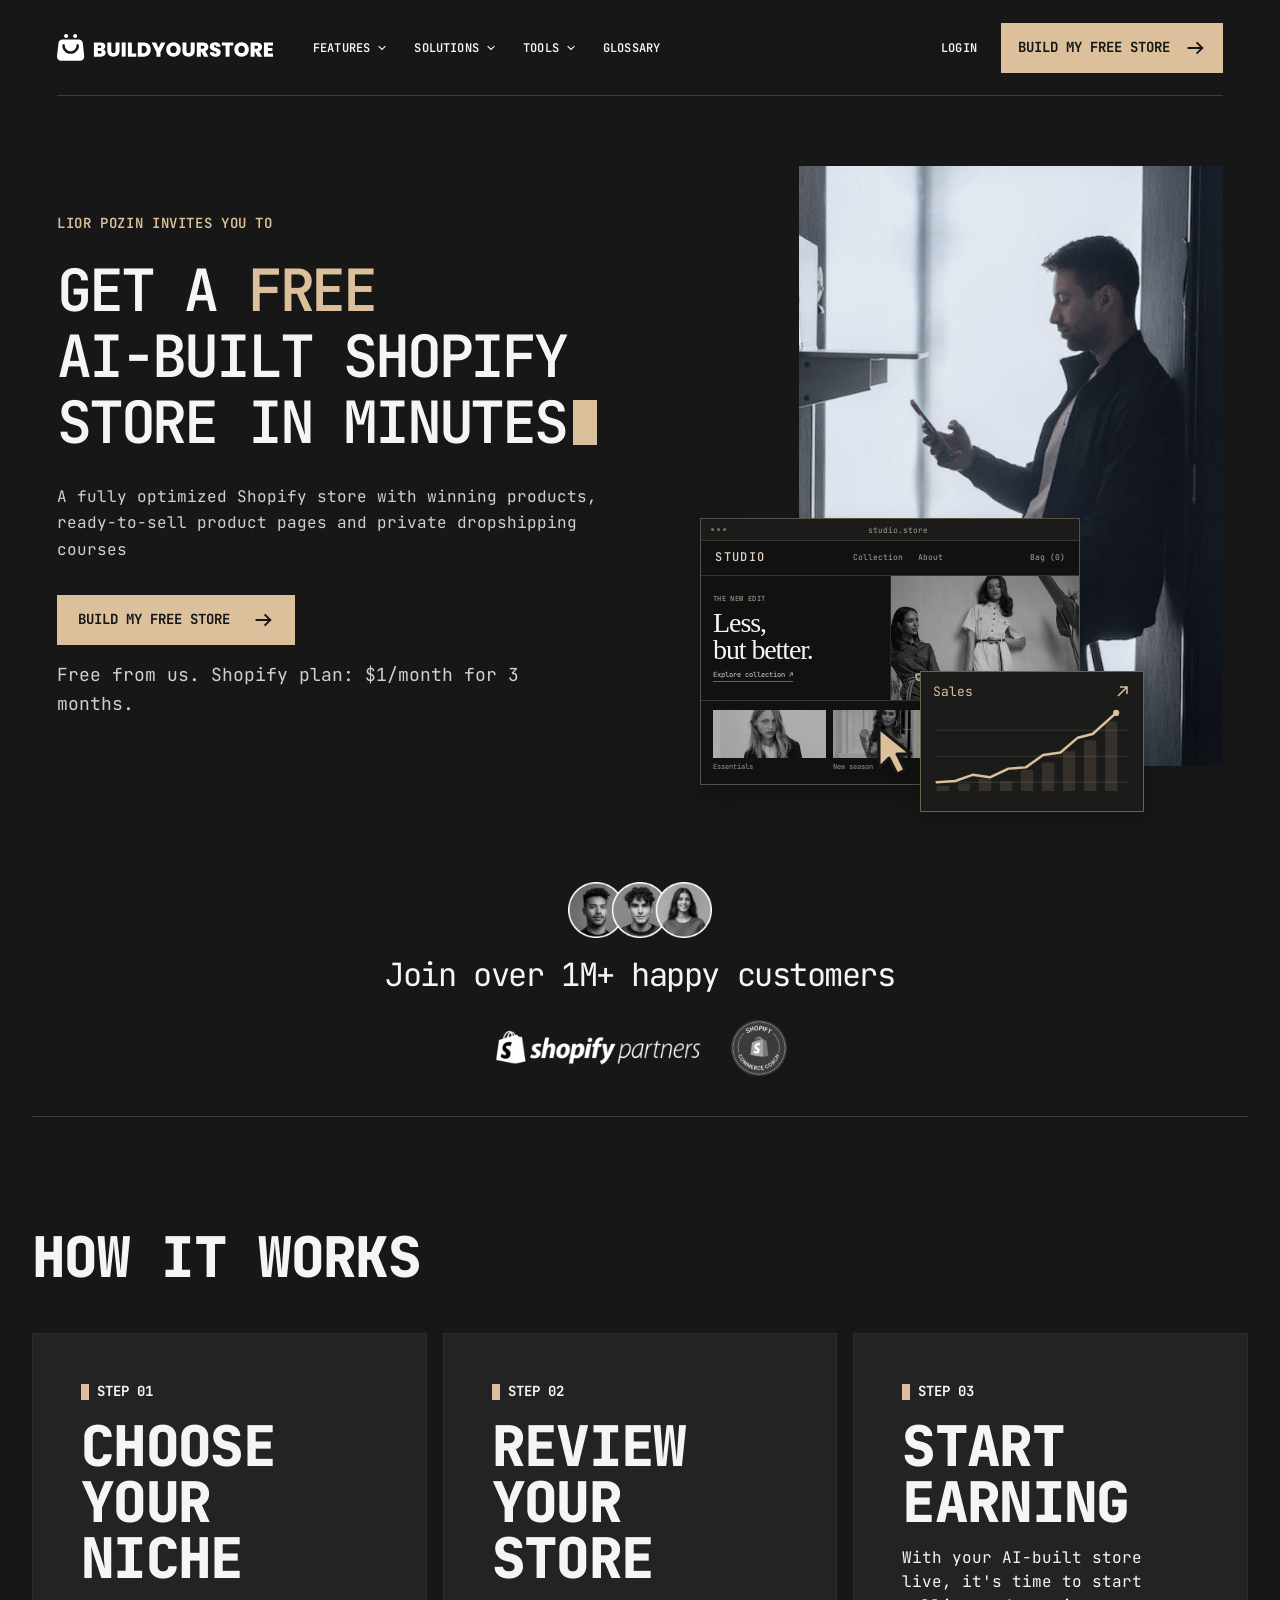
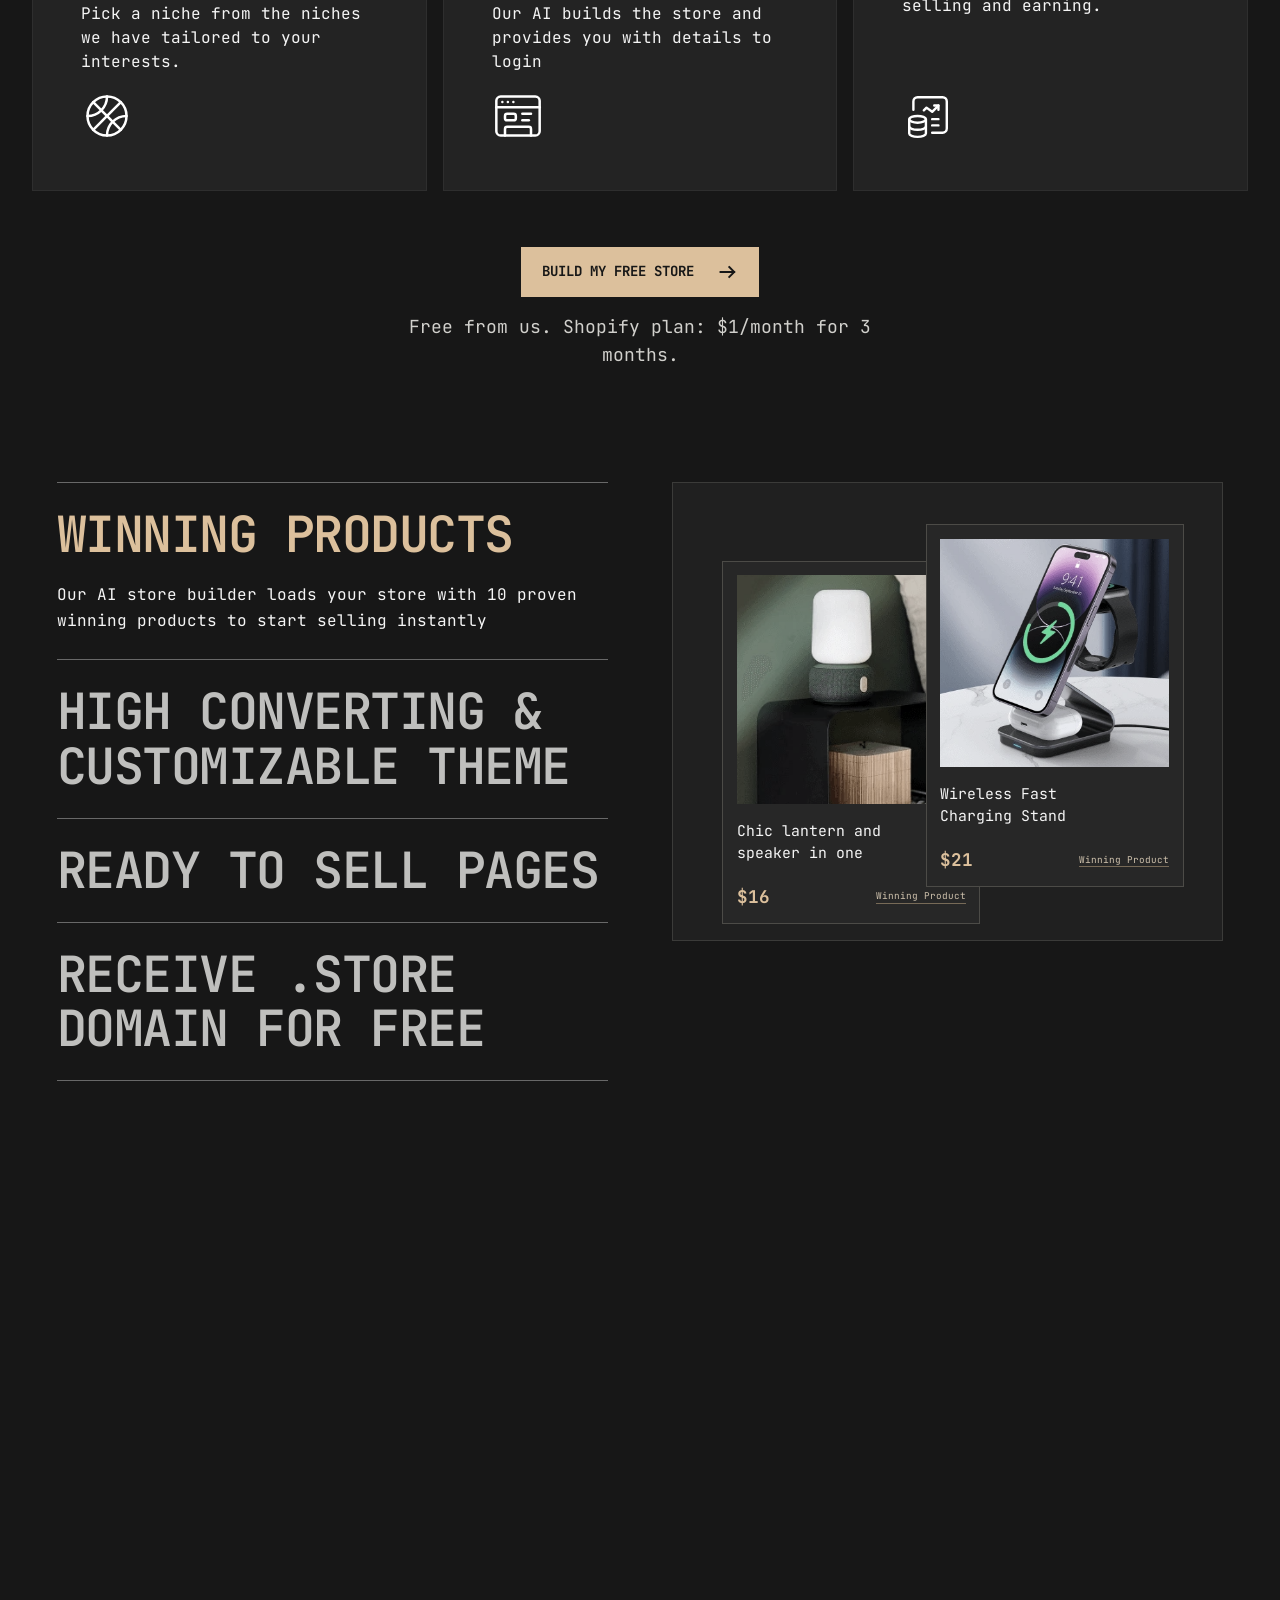
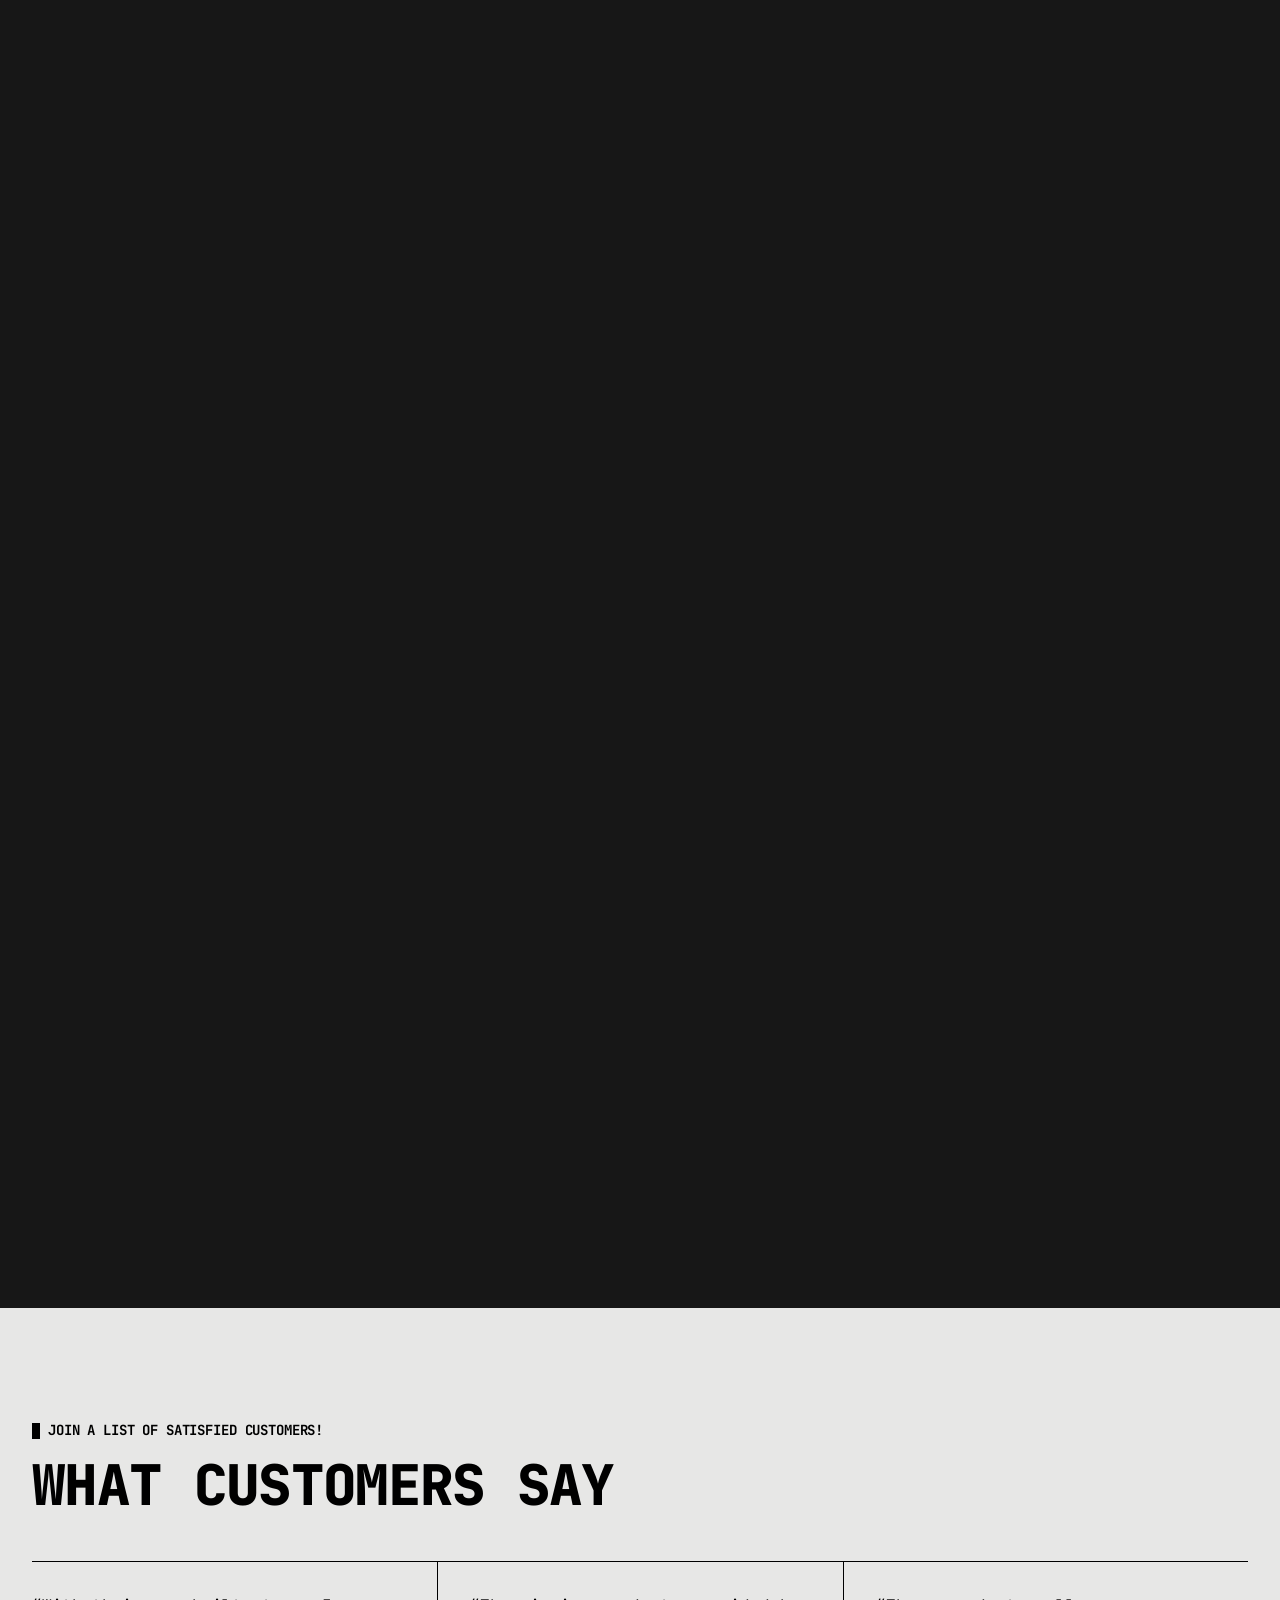
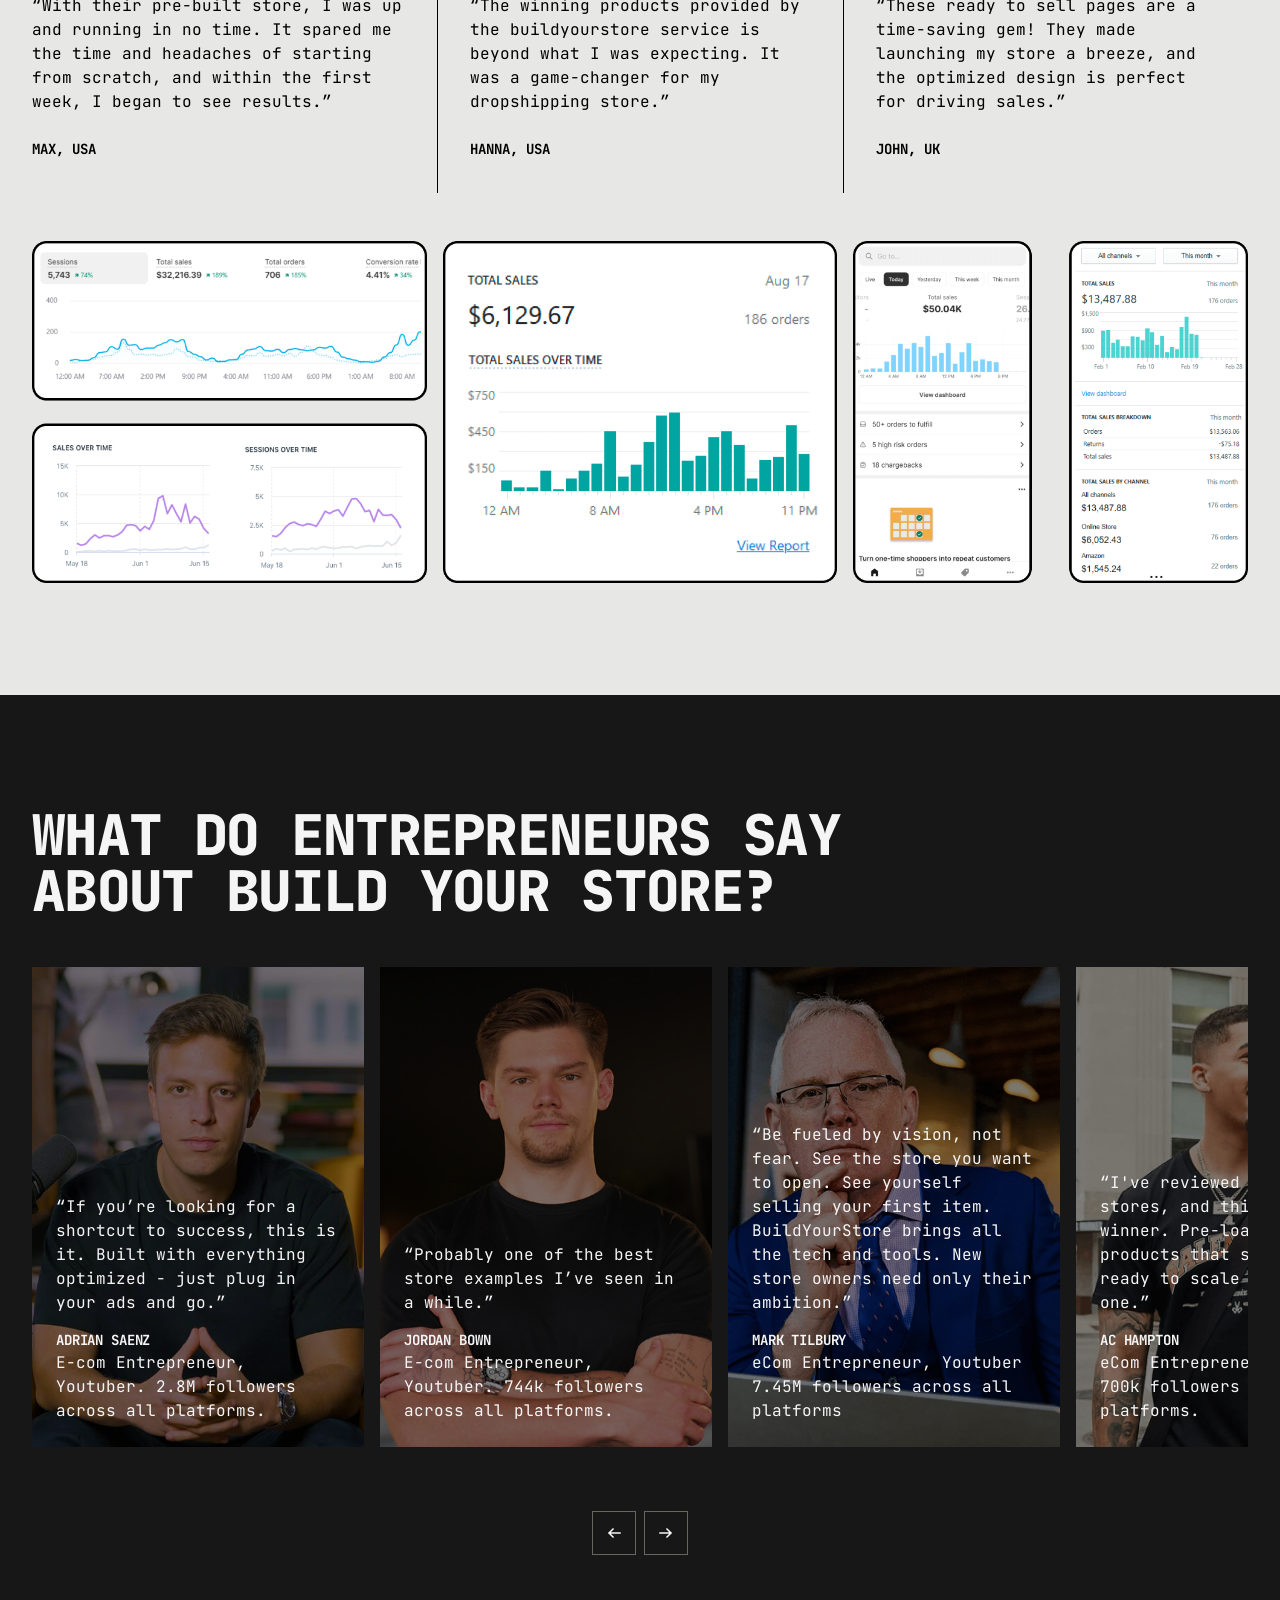
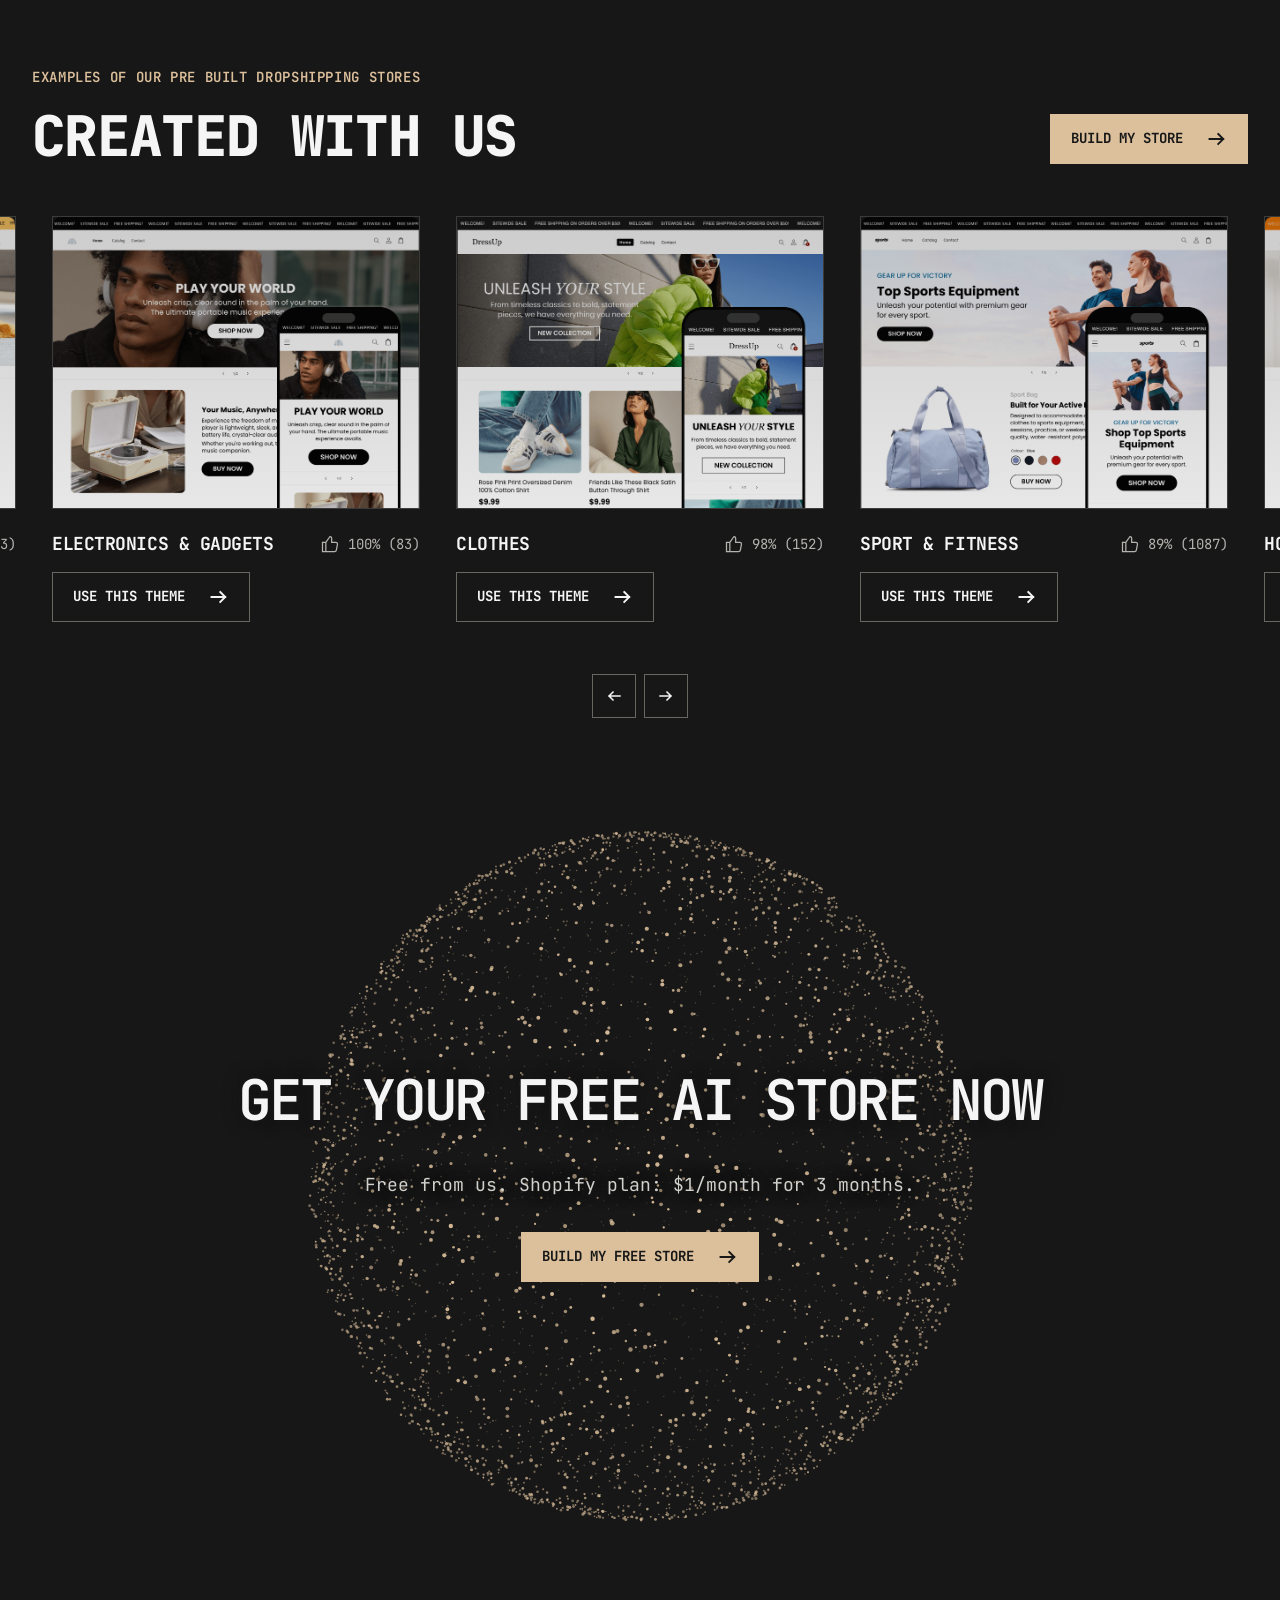
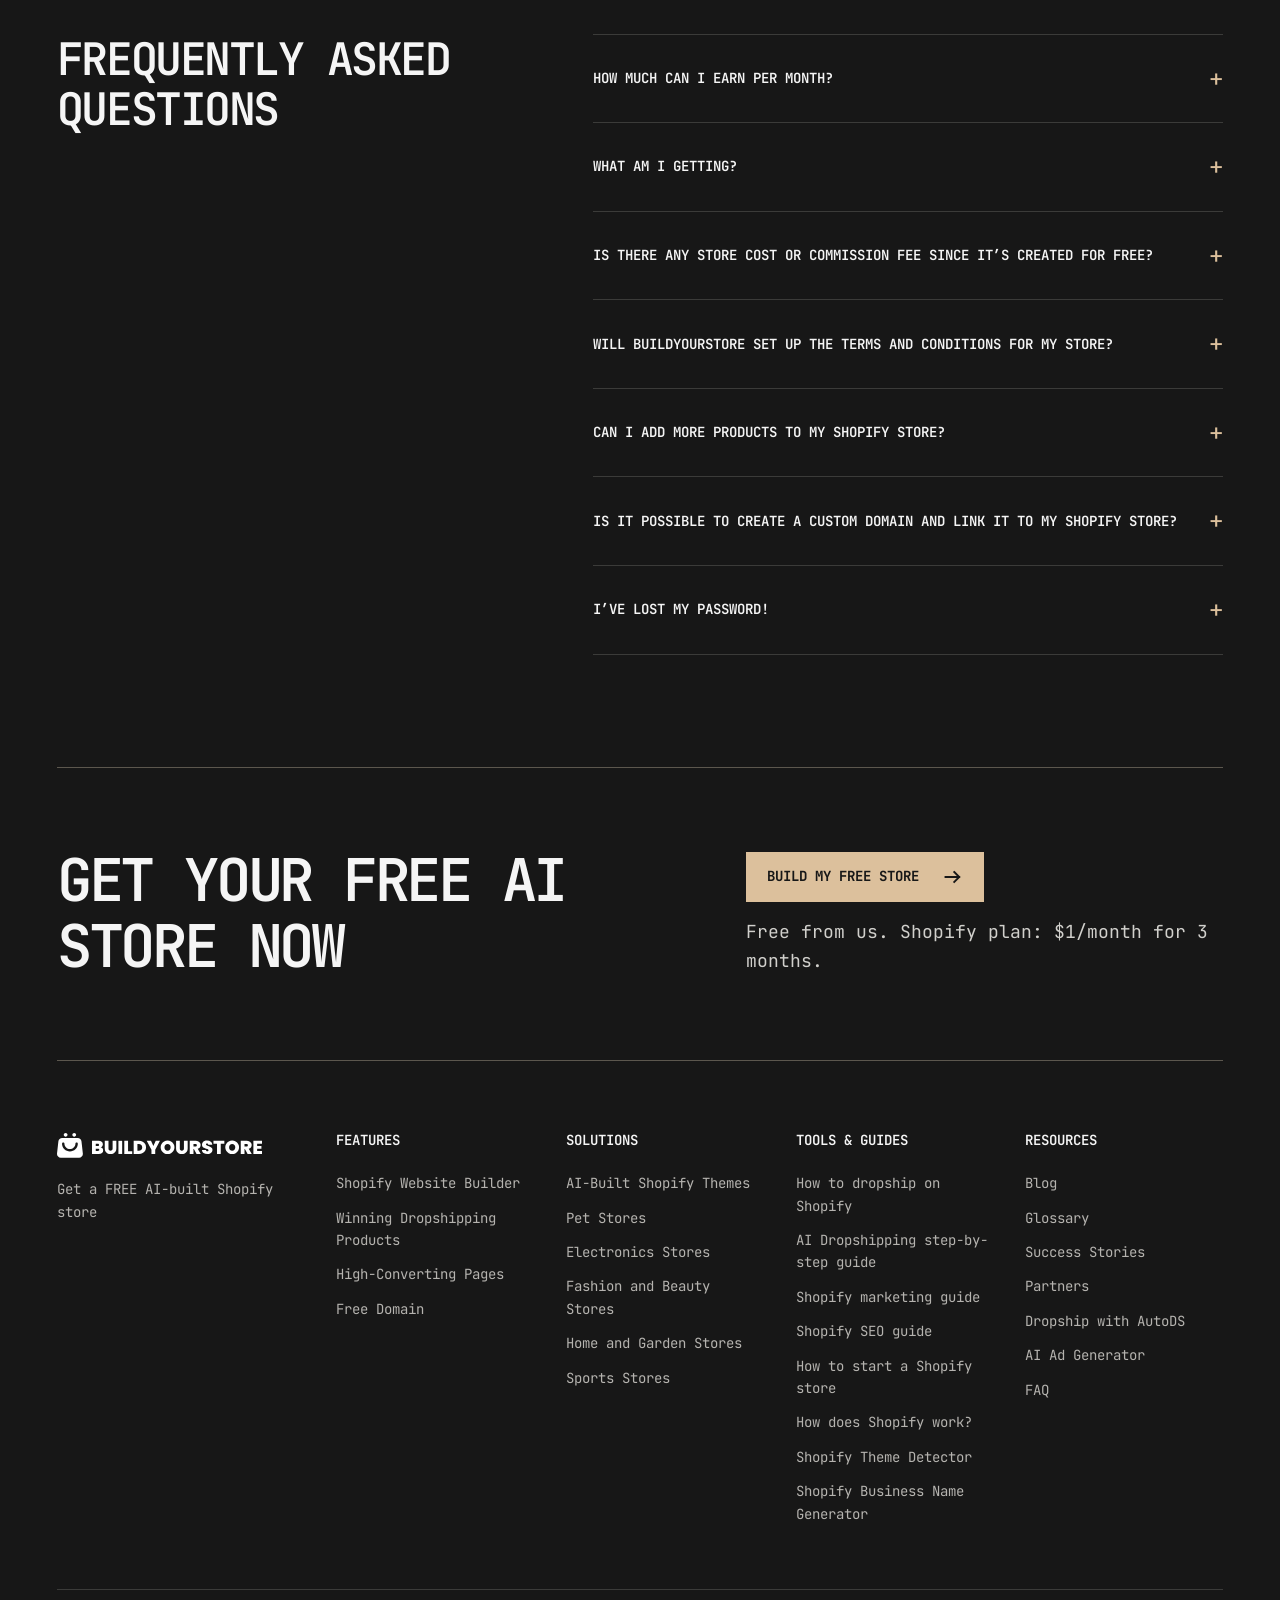
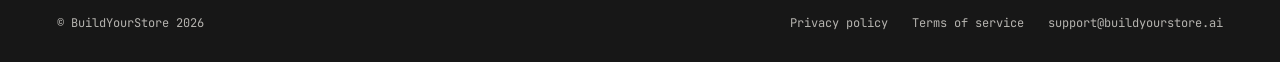
<file: index.html>
<!doctype html>
<html lang="en"><head><meta charset="utf-8"><meta name="viewport" content="width=device-width, initial-scale=1"><meta name="color-scheme" content="dark"><title>BYS · A2 — Editorial Features</title><link rel="preconnect" href="https://fonts.googleapis.com"><link rel="preconnect" href="https://fonts.gstatic.com" crossorigin><link href="https://fonts.googleapis.com/css2?family=JetBrains+Mono:wght@400;600;700&display=swap" rel="stylesheet"><link rel="stylesheet" href="landing.css?v=a2-20261120-preview-crop2"><script src="content.js?v=a2-20261119-cta4" defer></script><script src="landing.js?v=a2-20261120-arrows" defer></script><script src="theme-gallery.js?v=a2-20261120-gallery2" defer></script><script src="particle-cta.js?v=a2-20261120-sphere2" defer></script></head><body data-concept="a" data-feature-layout="editorial" data-hero-visual="modular-store"></body></html>
</file>
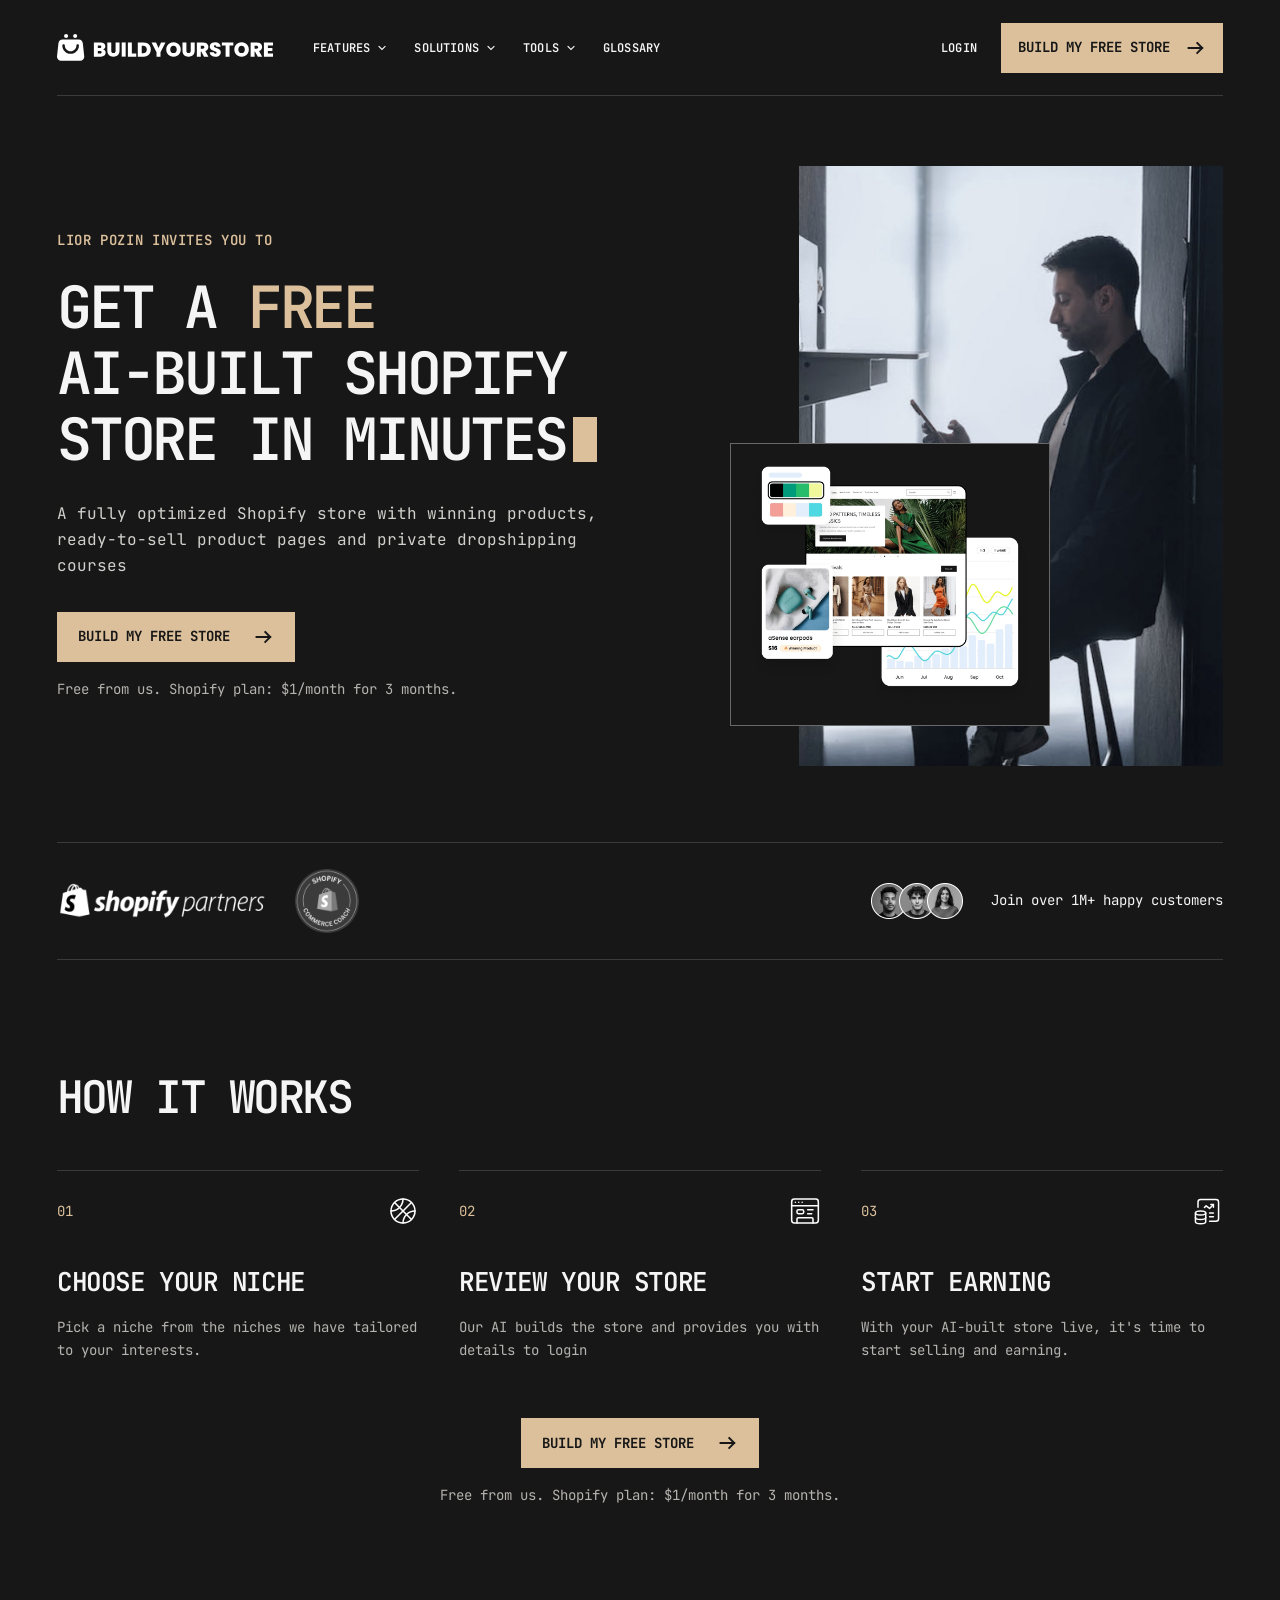
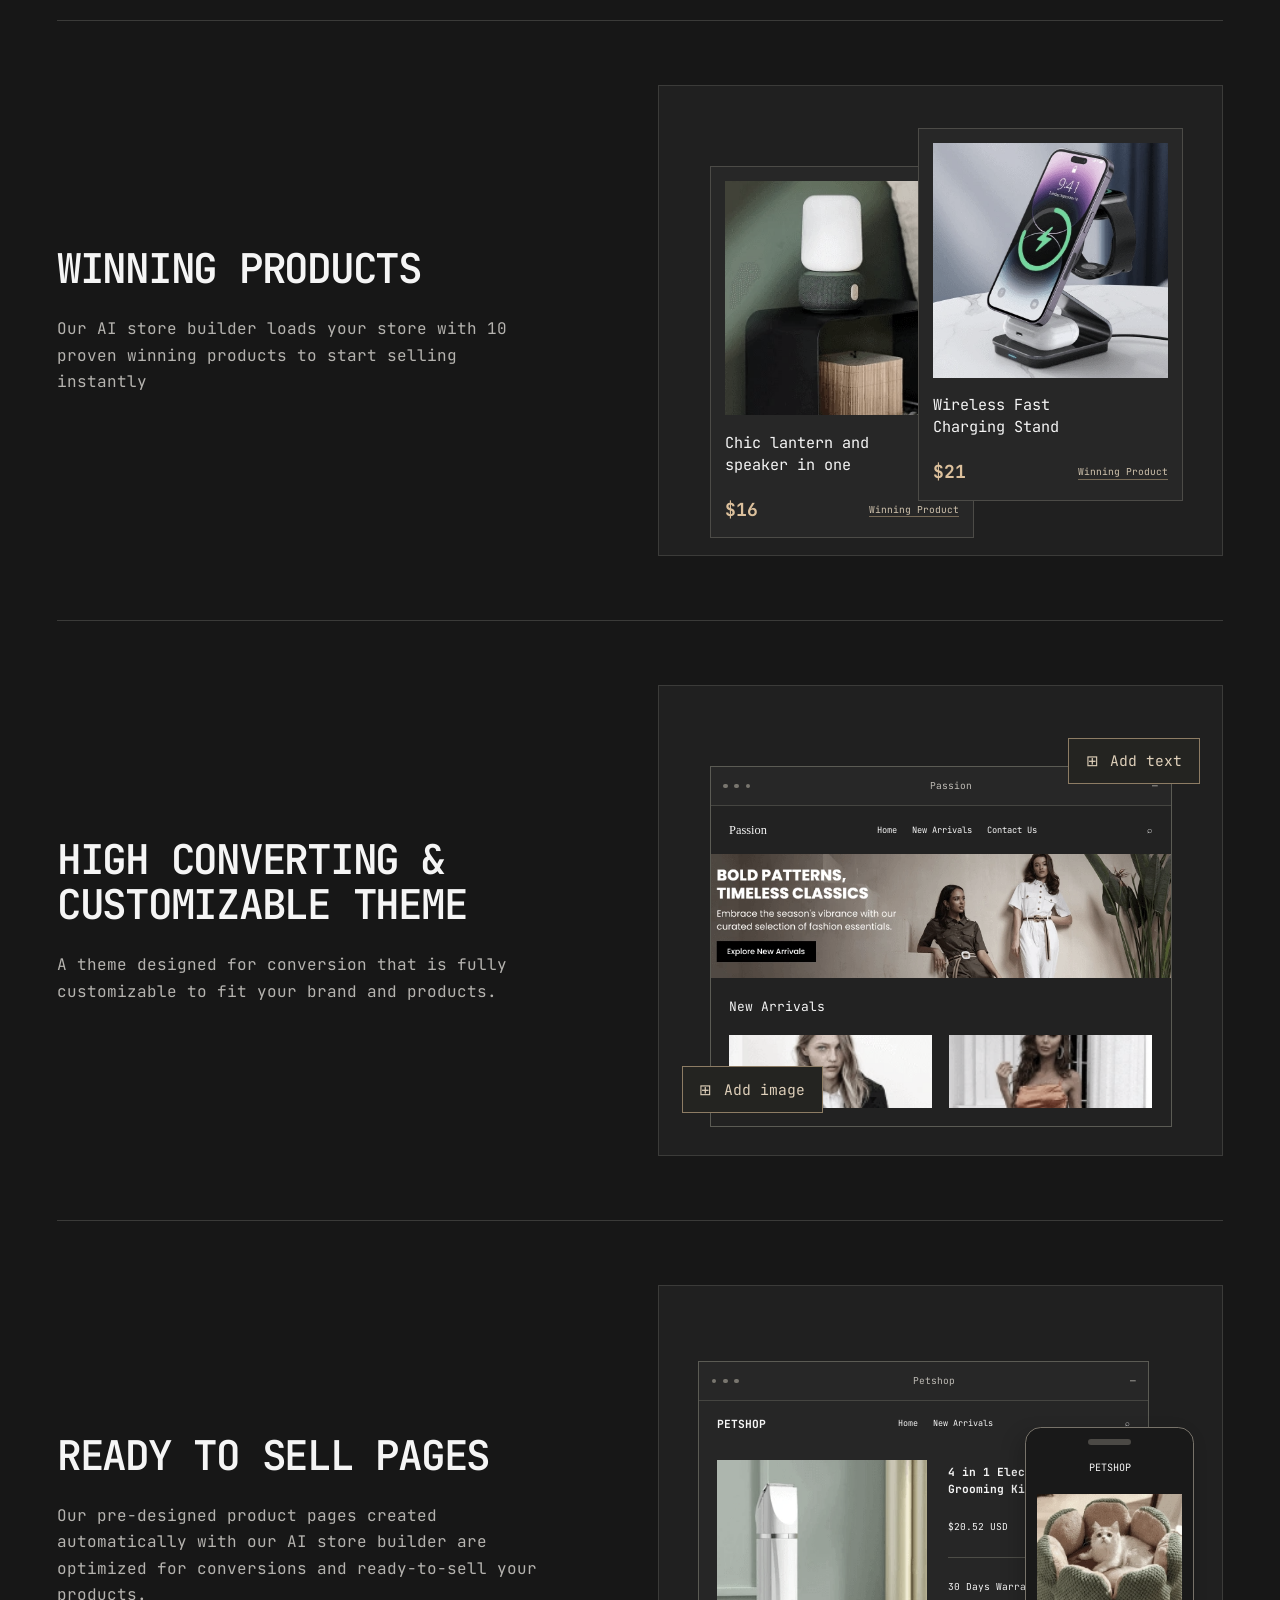
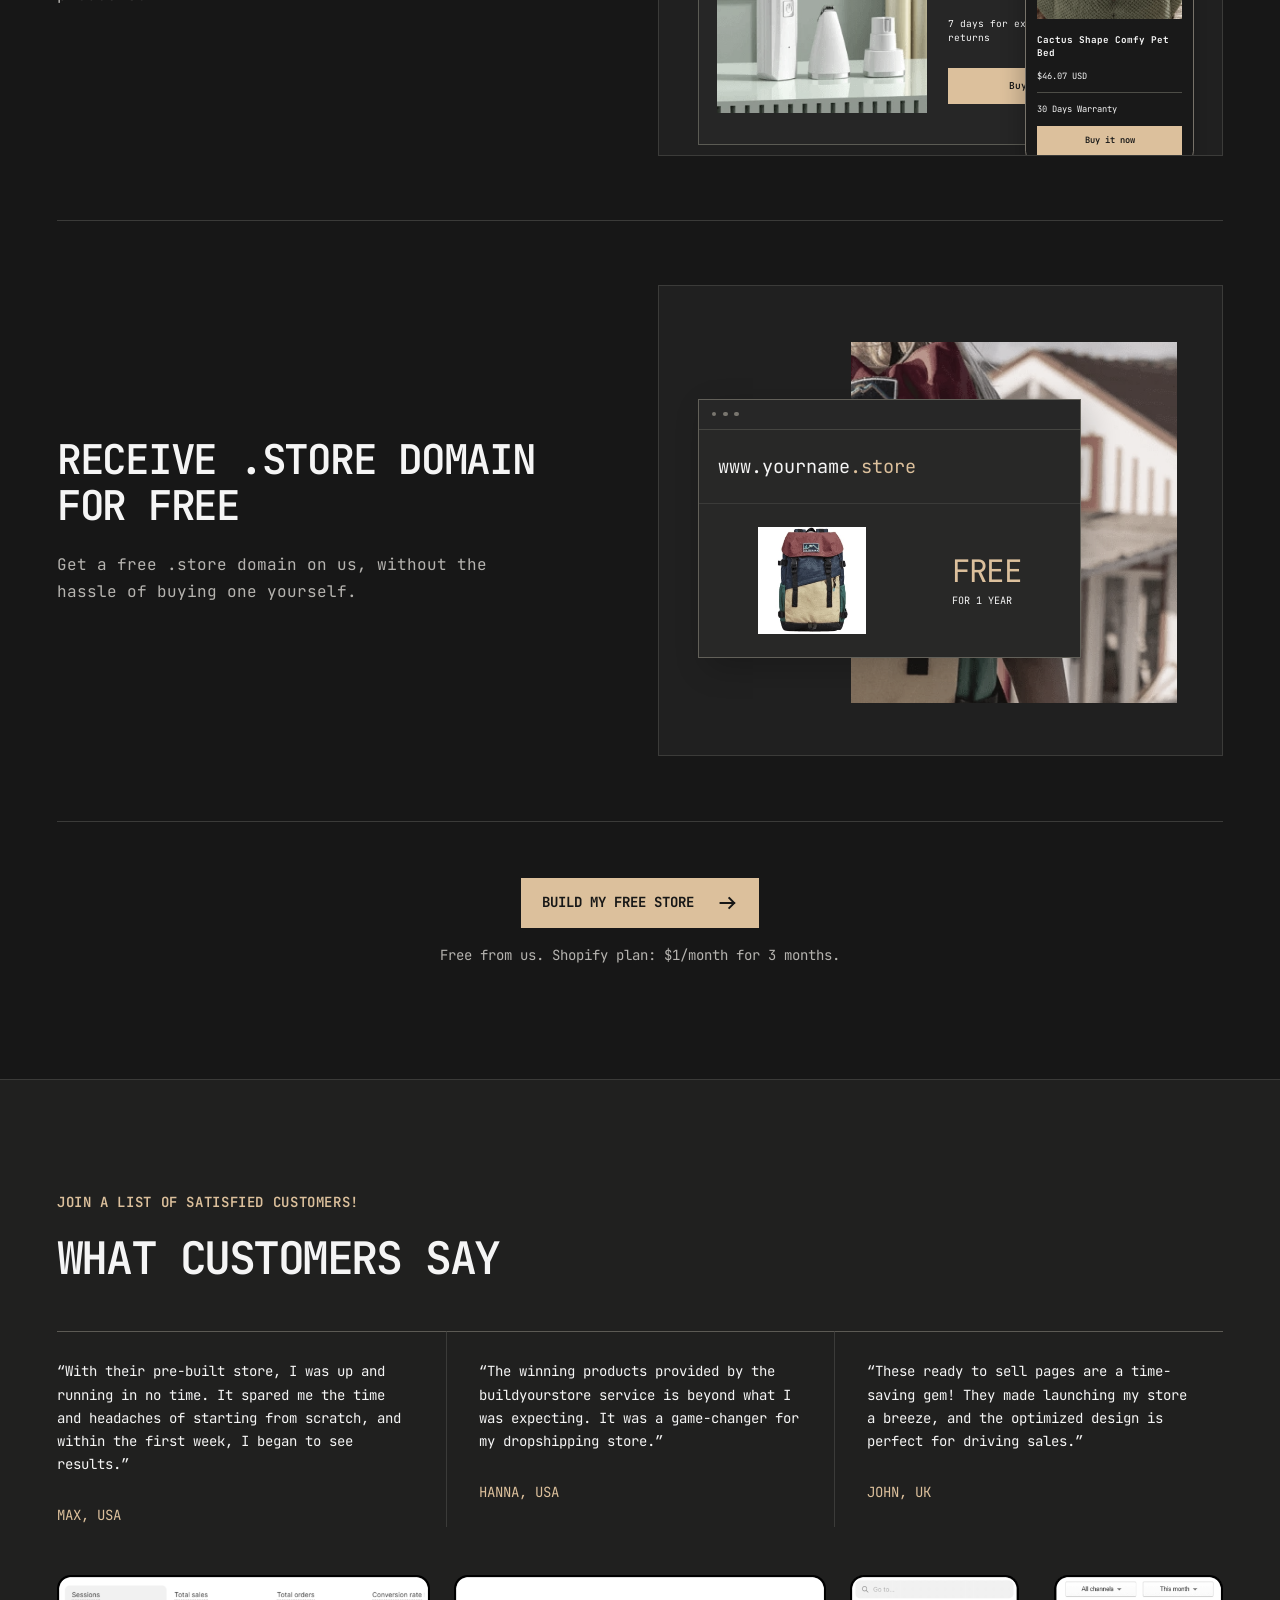
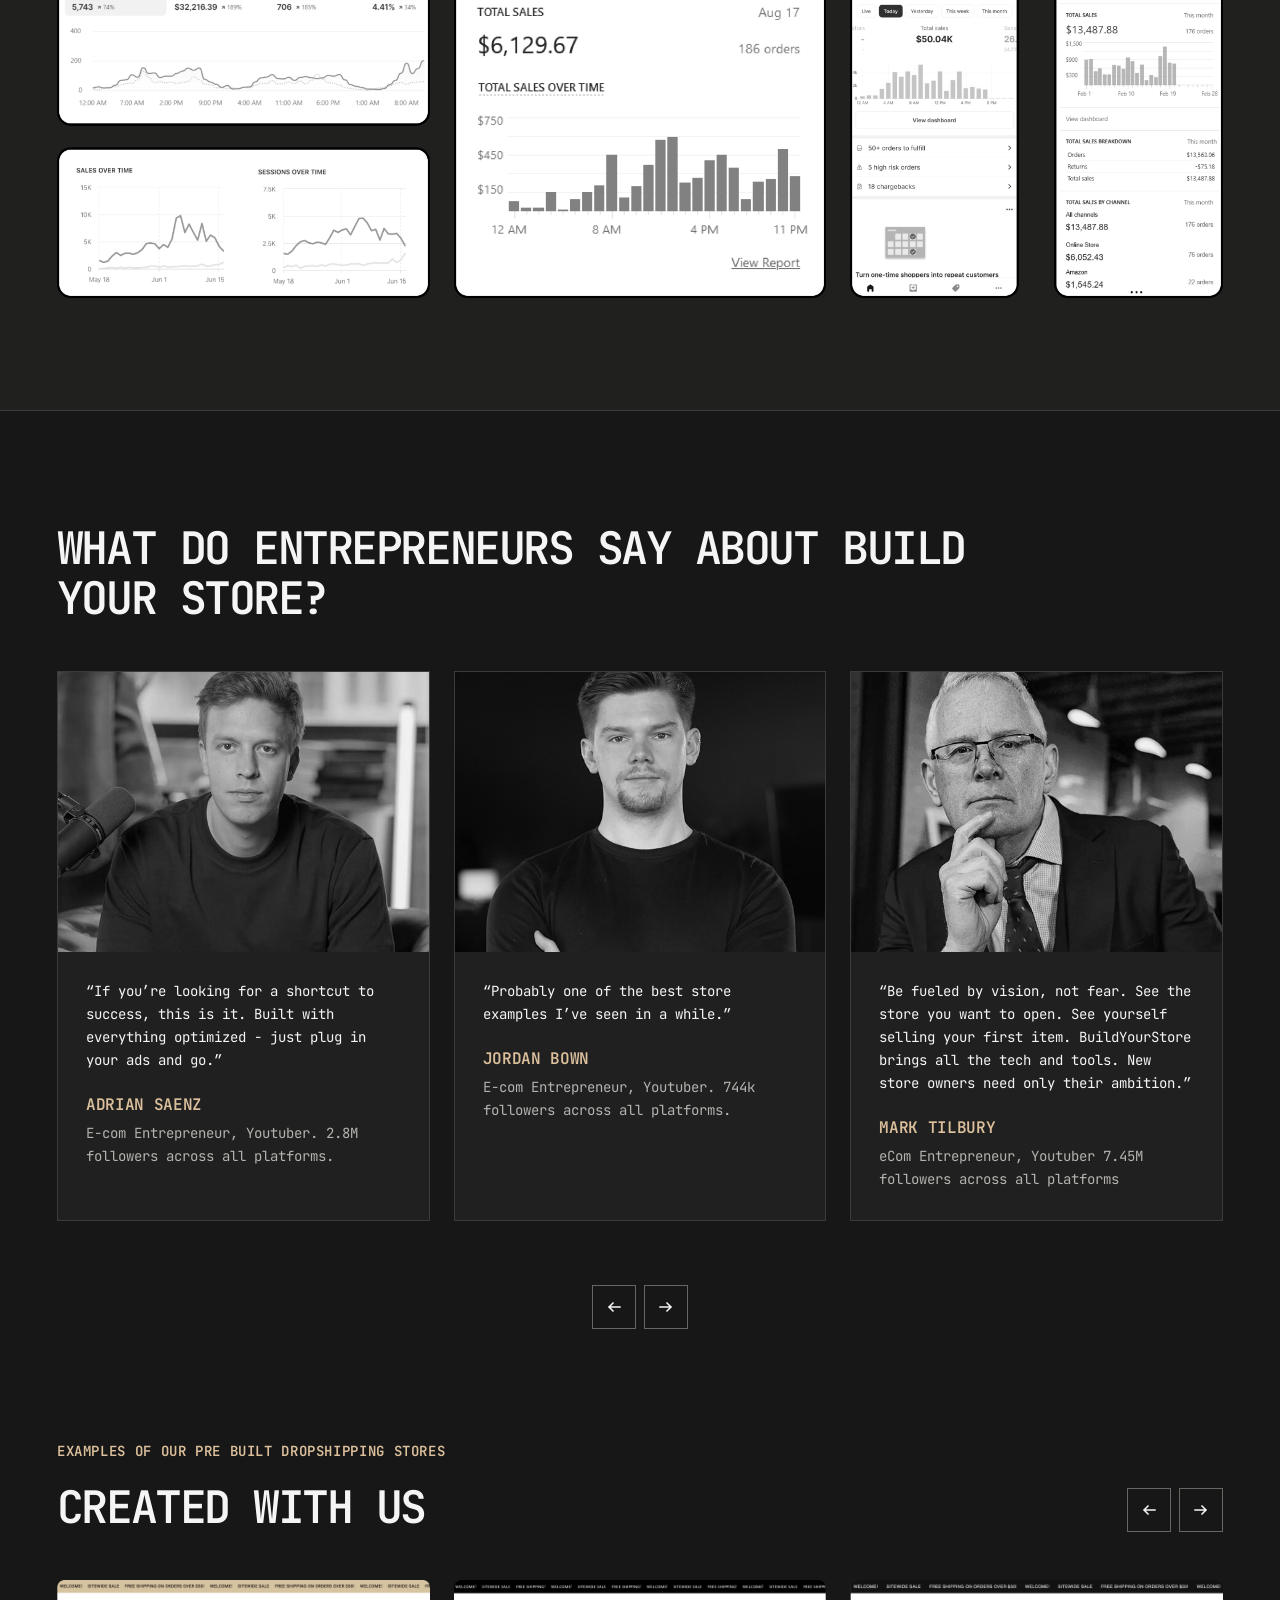
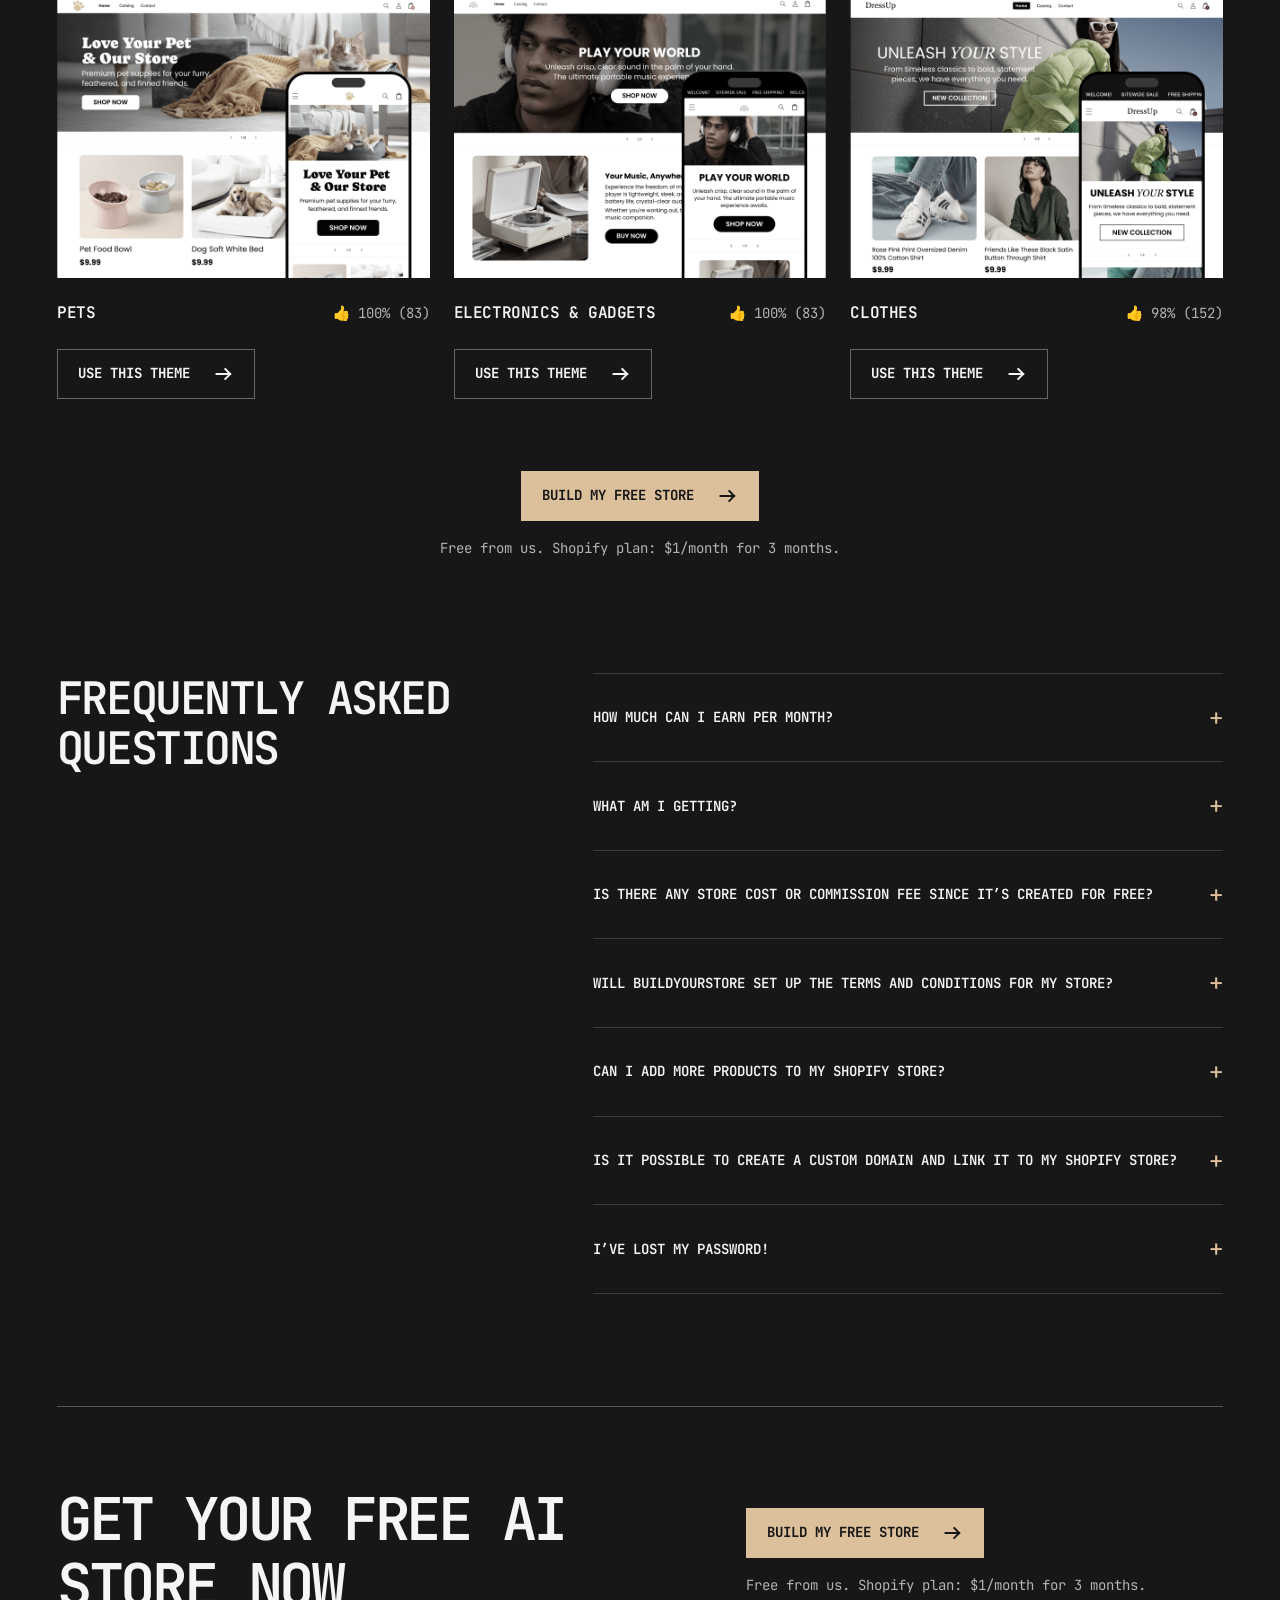
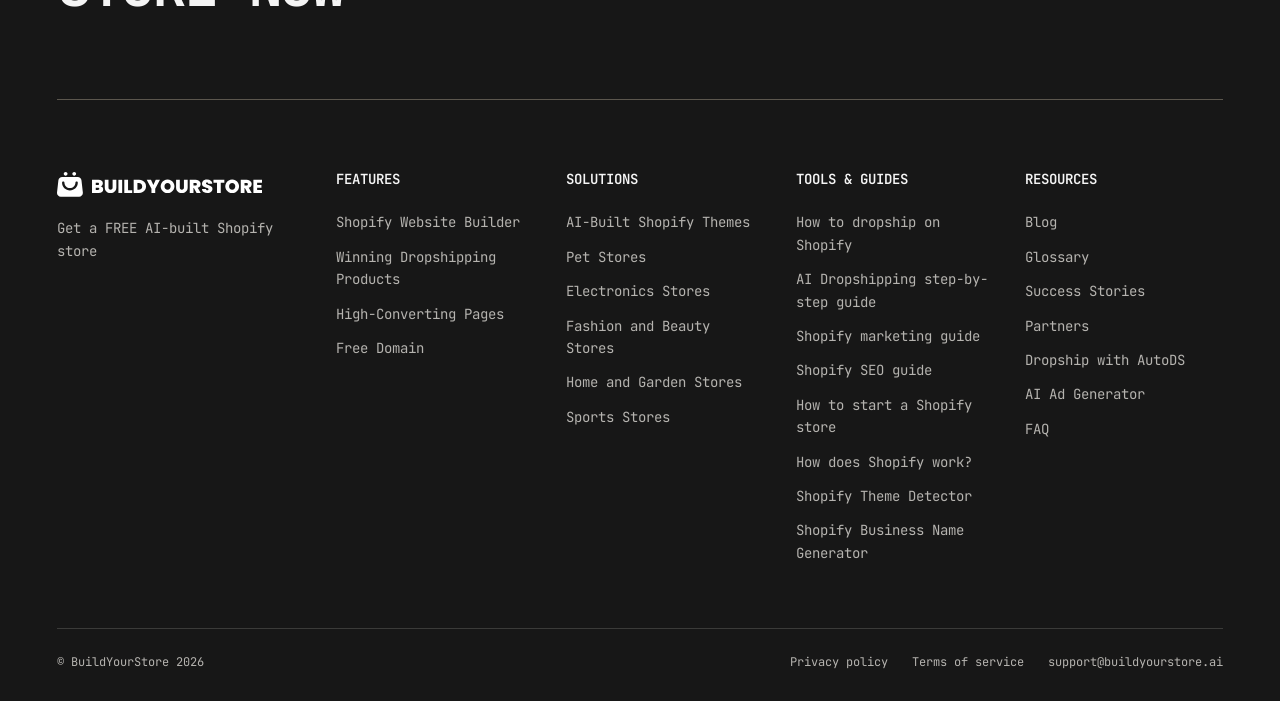
<file: concept-a.html>
<!doctype html>
<html lang="en"><head><meta charset="utf-8"><meta name="viewport" content="width=device-width, initial-scale=1"><meta name="color-scheme" content="dark"><title>BYS · Minimal Editorial</title><link rel="preconnect" href="https://fonts.googleapis.com"><link rel="preconnect" href="https://fonts.gstatic.com" crossorigin><link href="https://fonts.googleapis.com/css2?family=JetBrains+Mono:wght@400;600;700&display=swap" rel="stylesheet"><link rel="stylesheet" href="landing.css"><script src="content.js" defer></script><script src="landing.js" defer></script></head><body data-concept="a"></body></html>
</file>
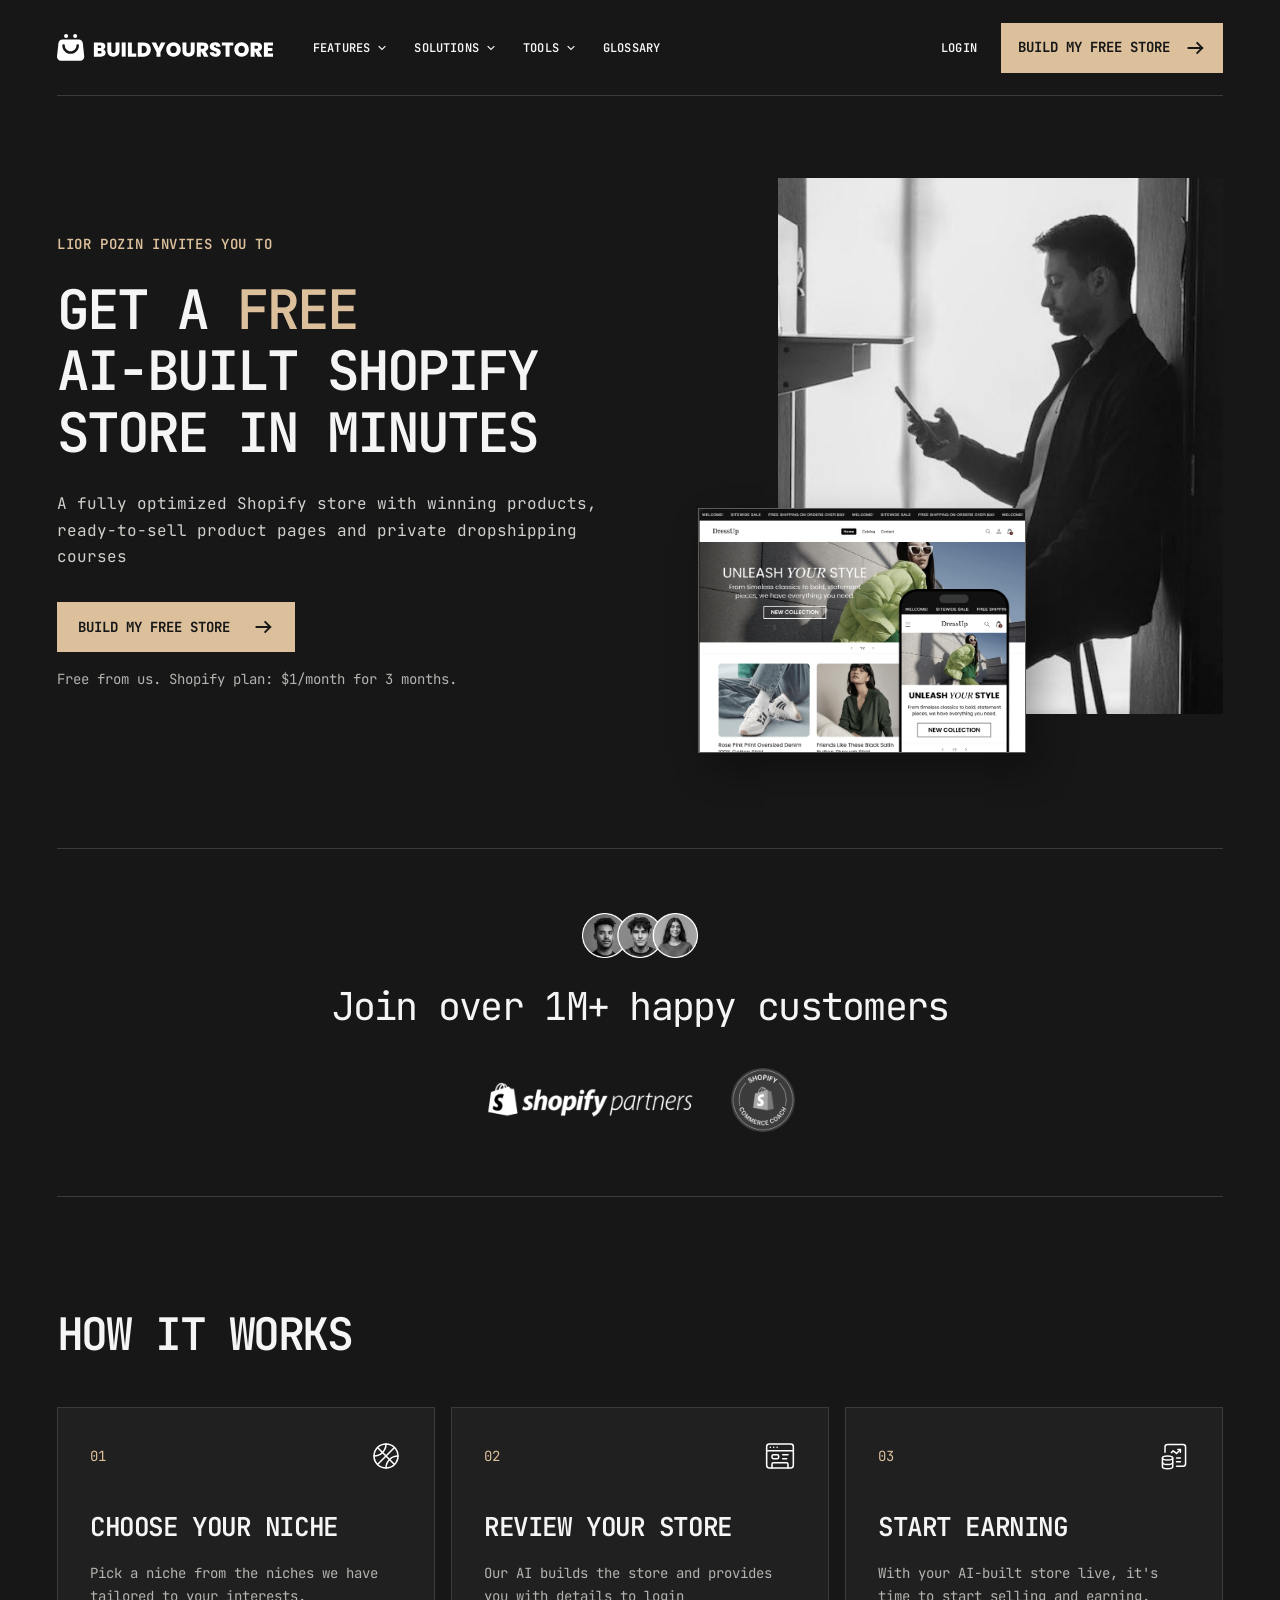
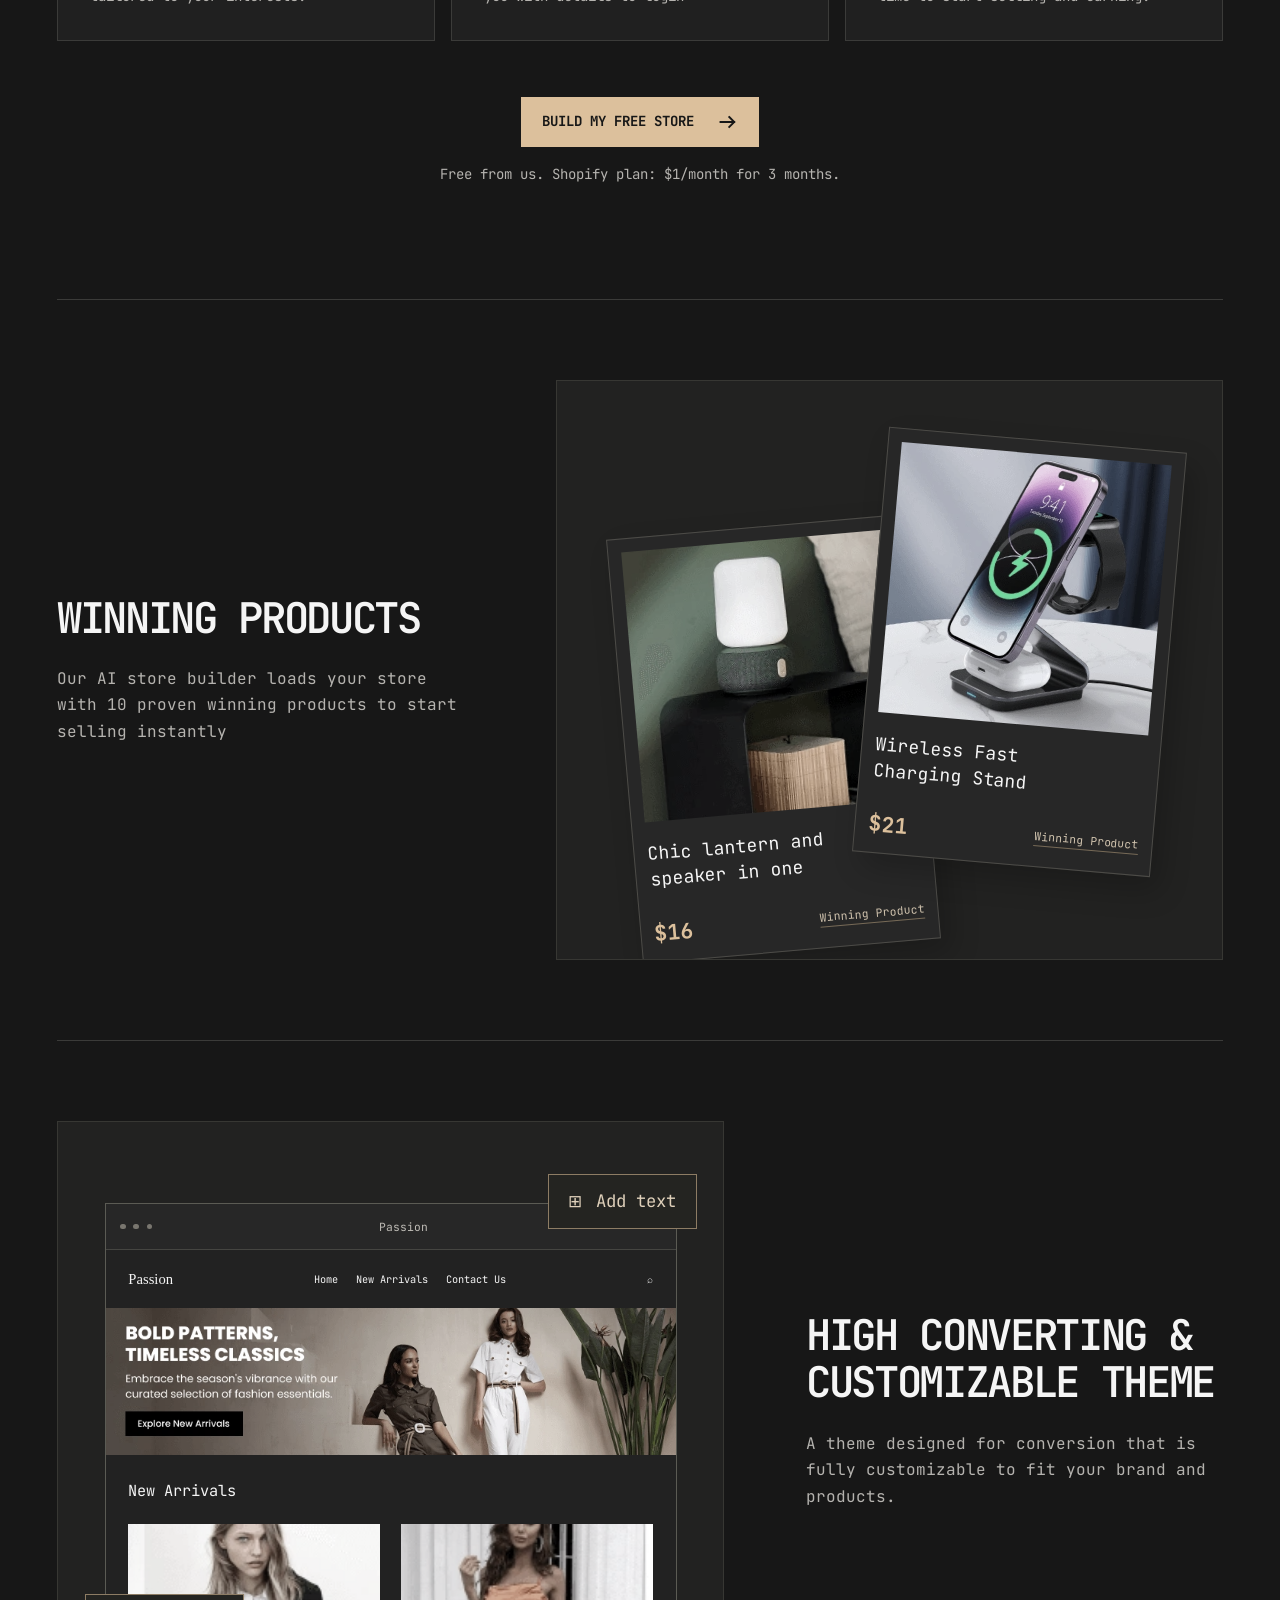
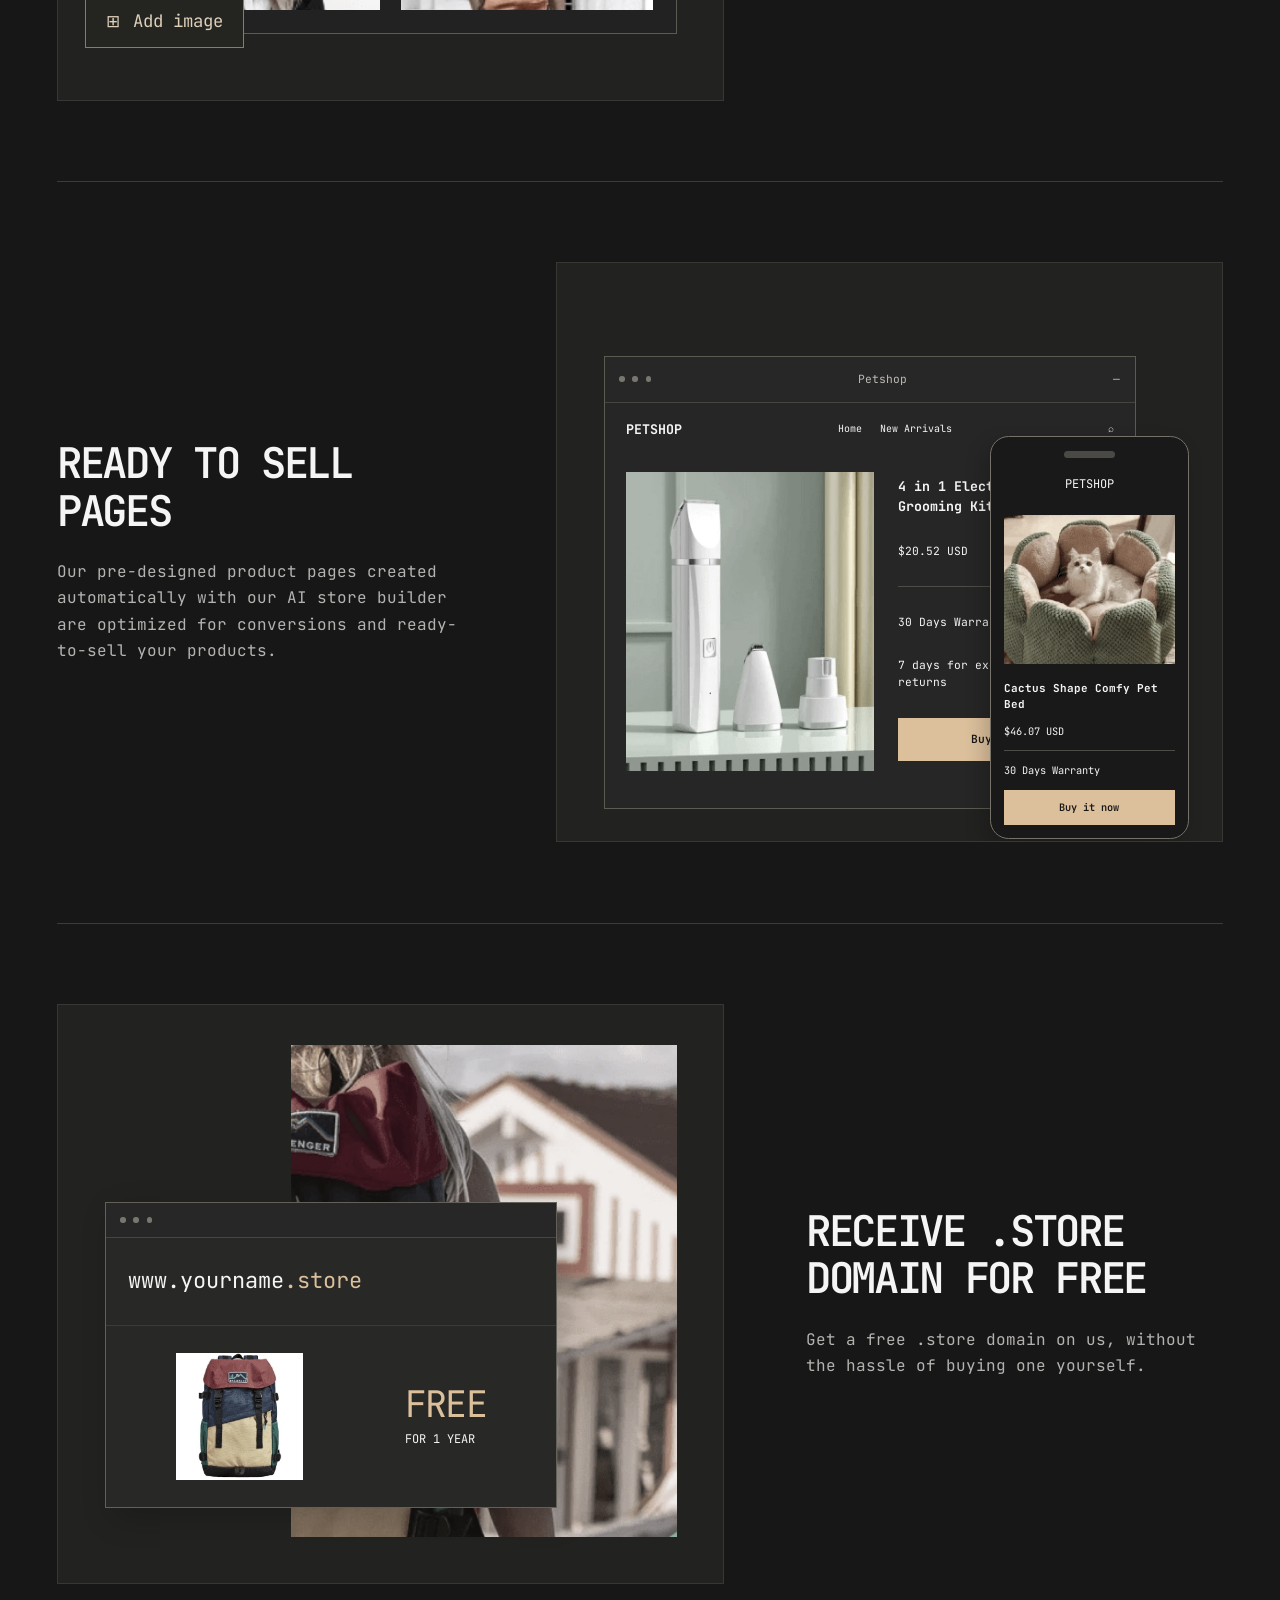
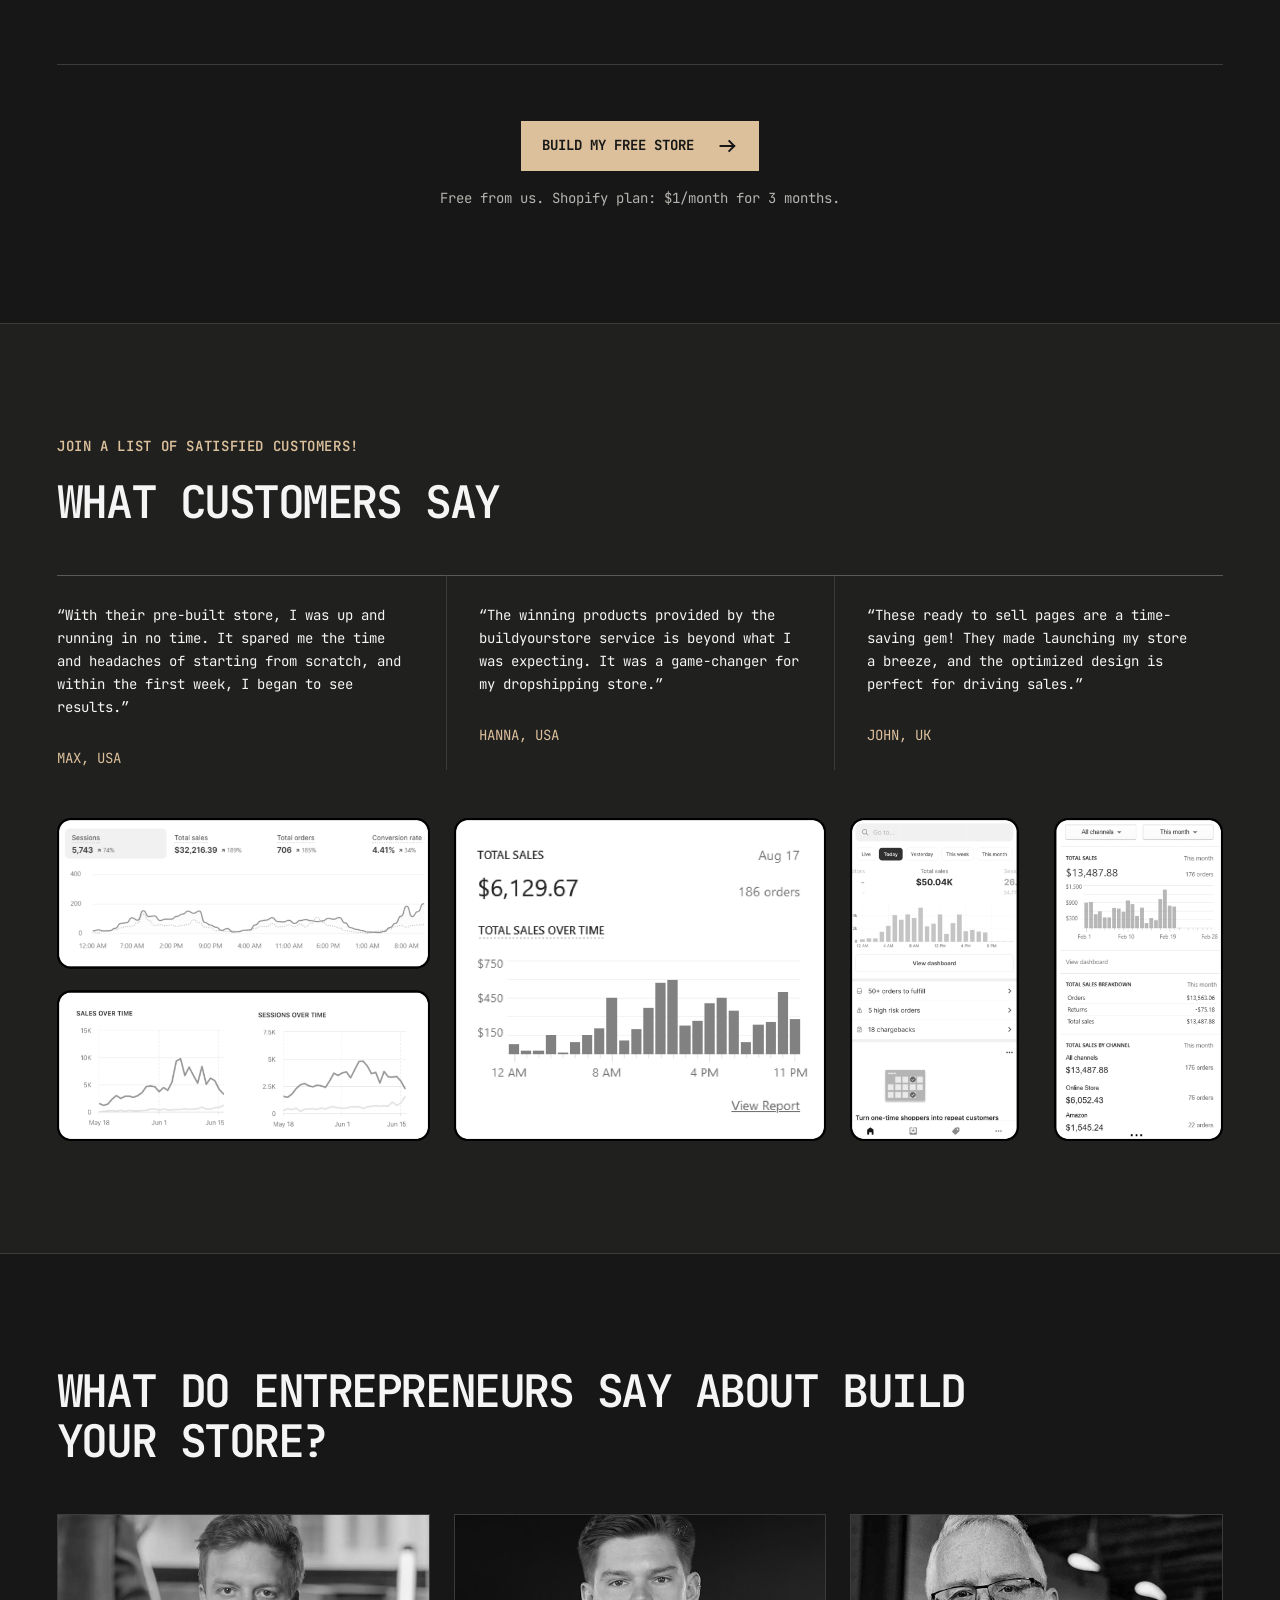
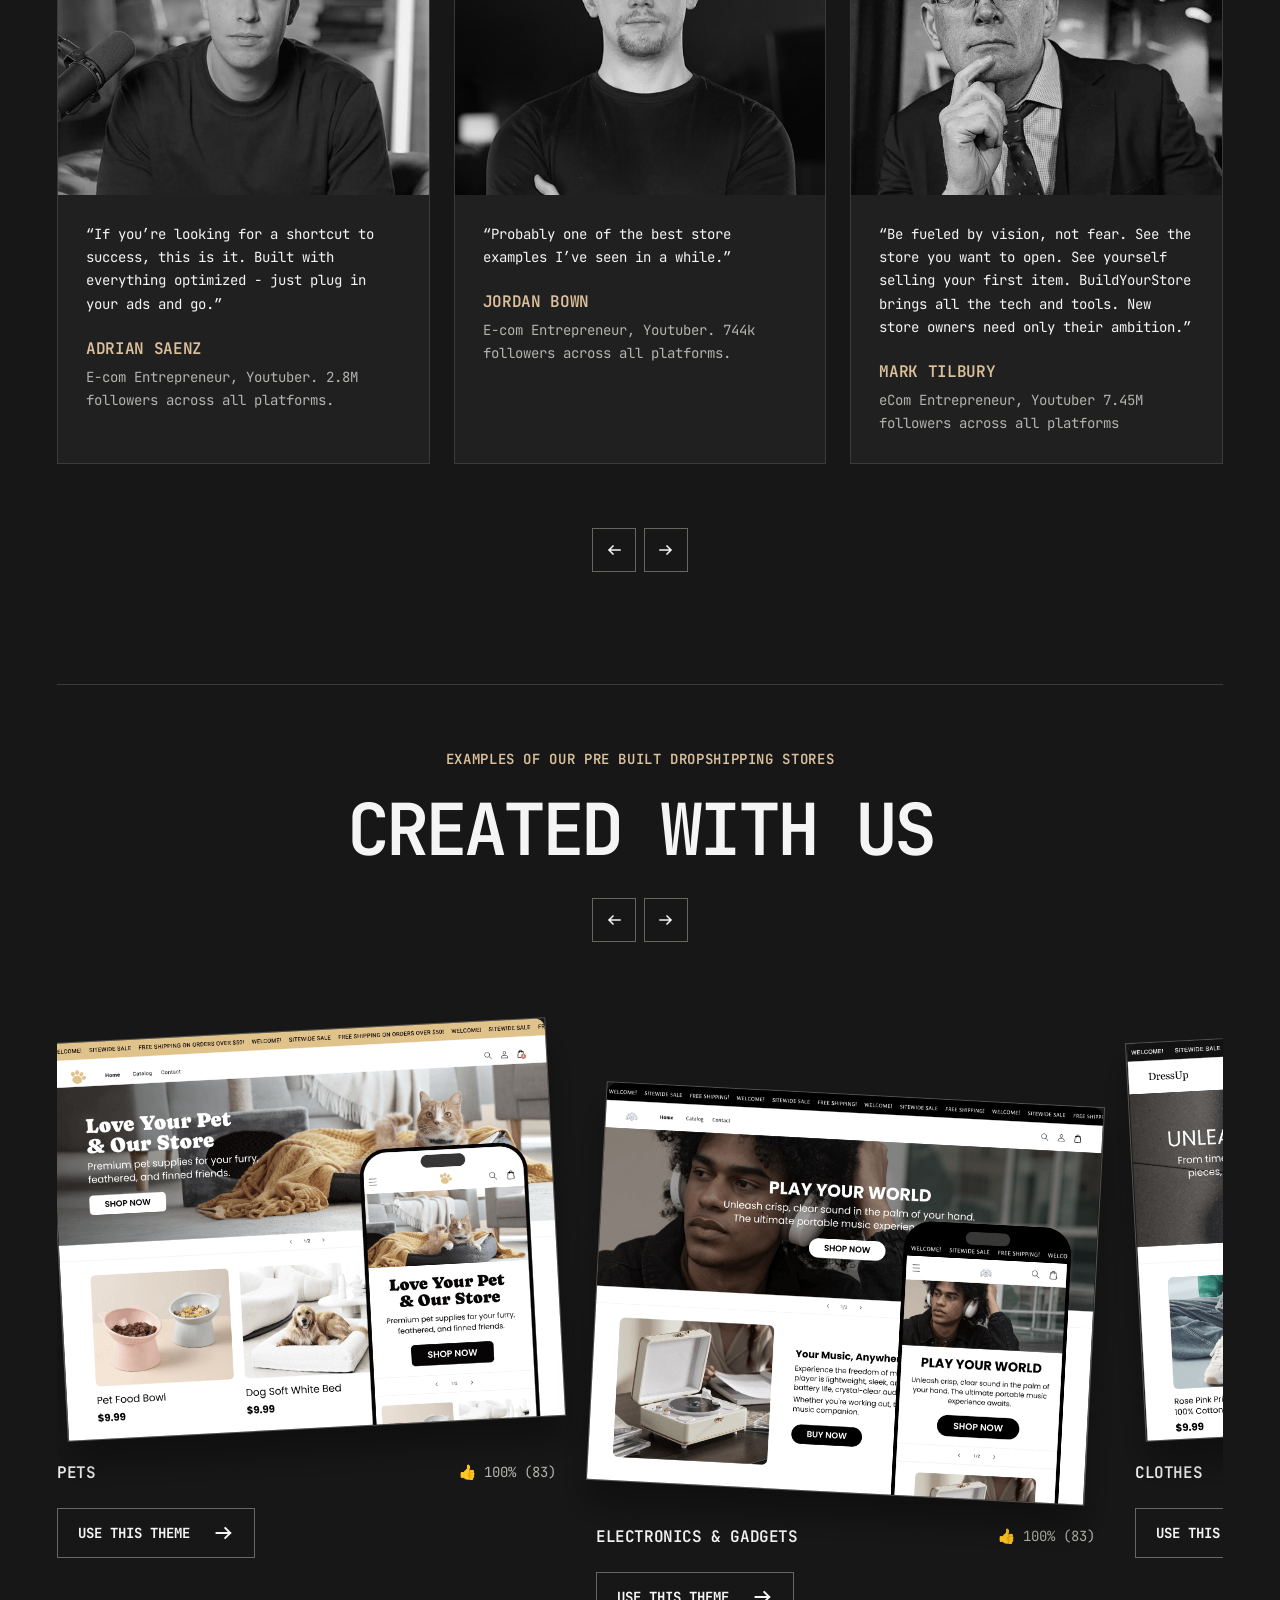
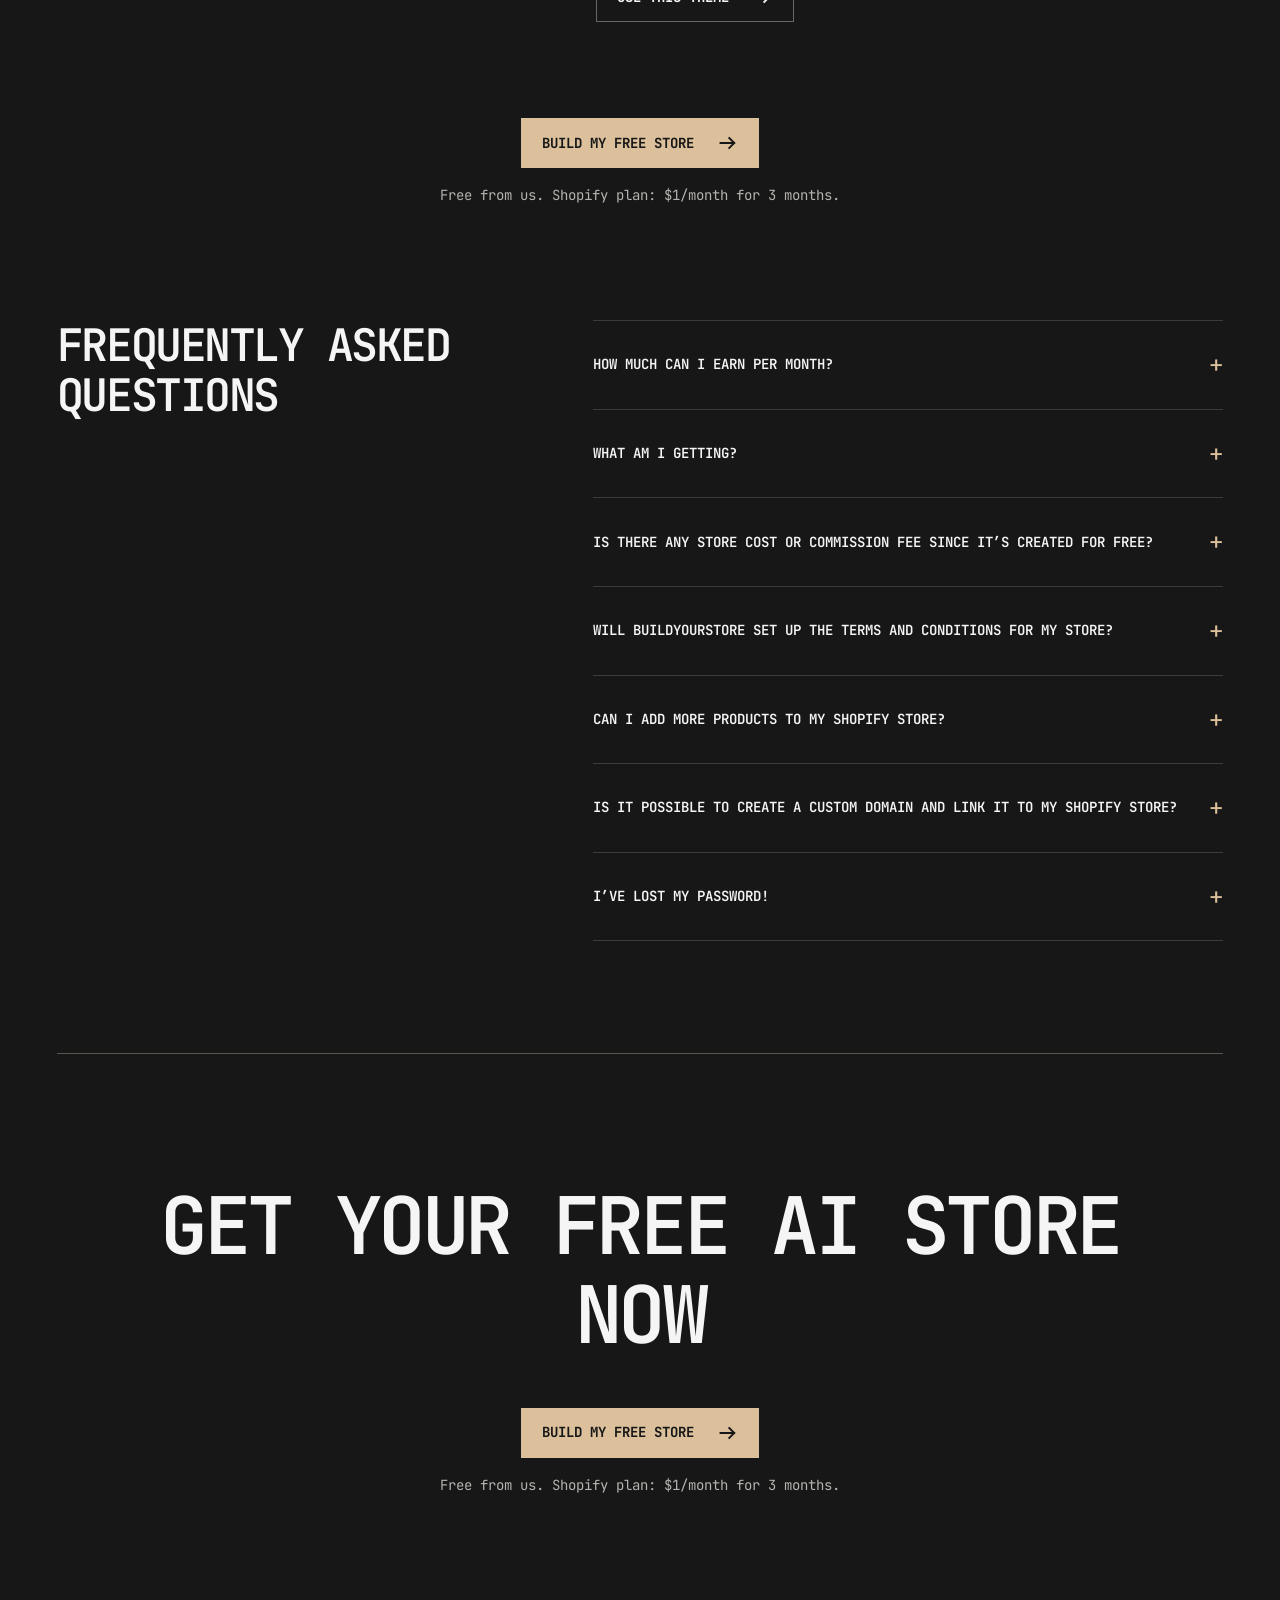
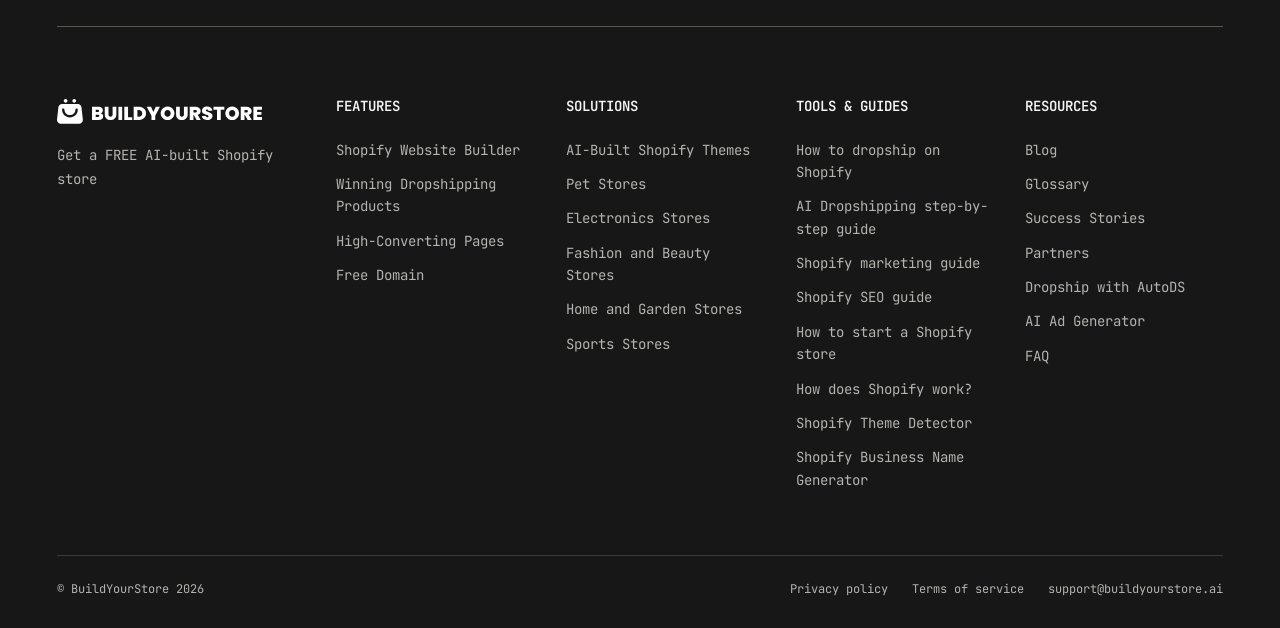
<file: concept-b.html>
<!doctype html>
<html lang="en"><head><meta charset="utf-8"><meta name="viewport" content="width=device-width, initial-scale=1"><meta name="color-scheme" content="dark"><title>BYS · Premium Product Showcase</title><link rel="preconnect" href="https://fonts.googleapis.com"><link rel="preconnect" href="https://fonts.gstatic.com" crossorigin><link href="https://fonts.googleapis.com/css2?family=JetBrains+Mono:wght@400;600;700&display=swap" rel="stylesheet"><link rel="stylesheet" href="landing.css"><script src="content.js" defer></script><script src="landing.js" defer></script></head><body data-concept="b"></body></html>
</file>
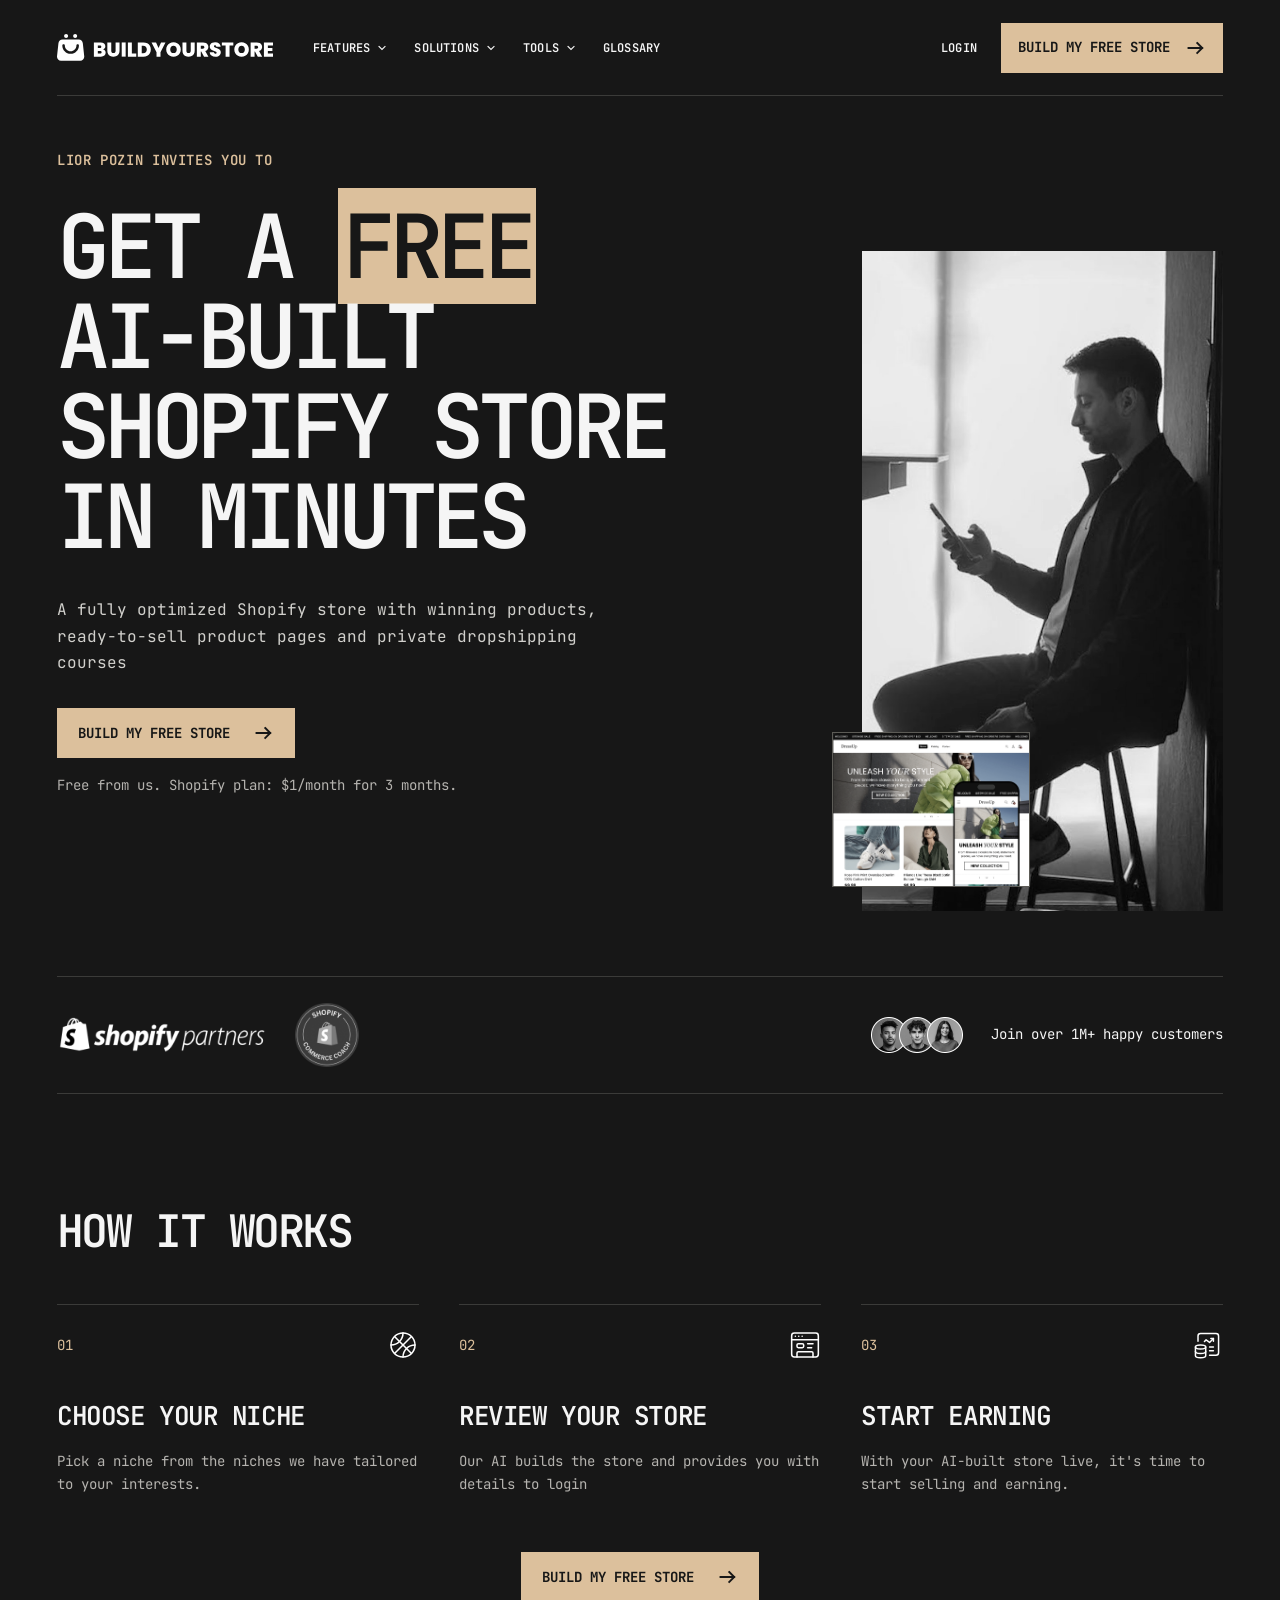
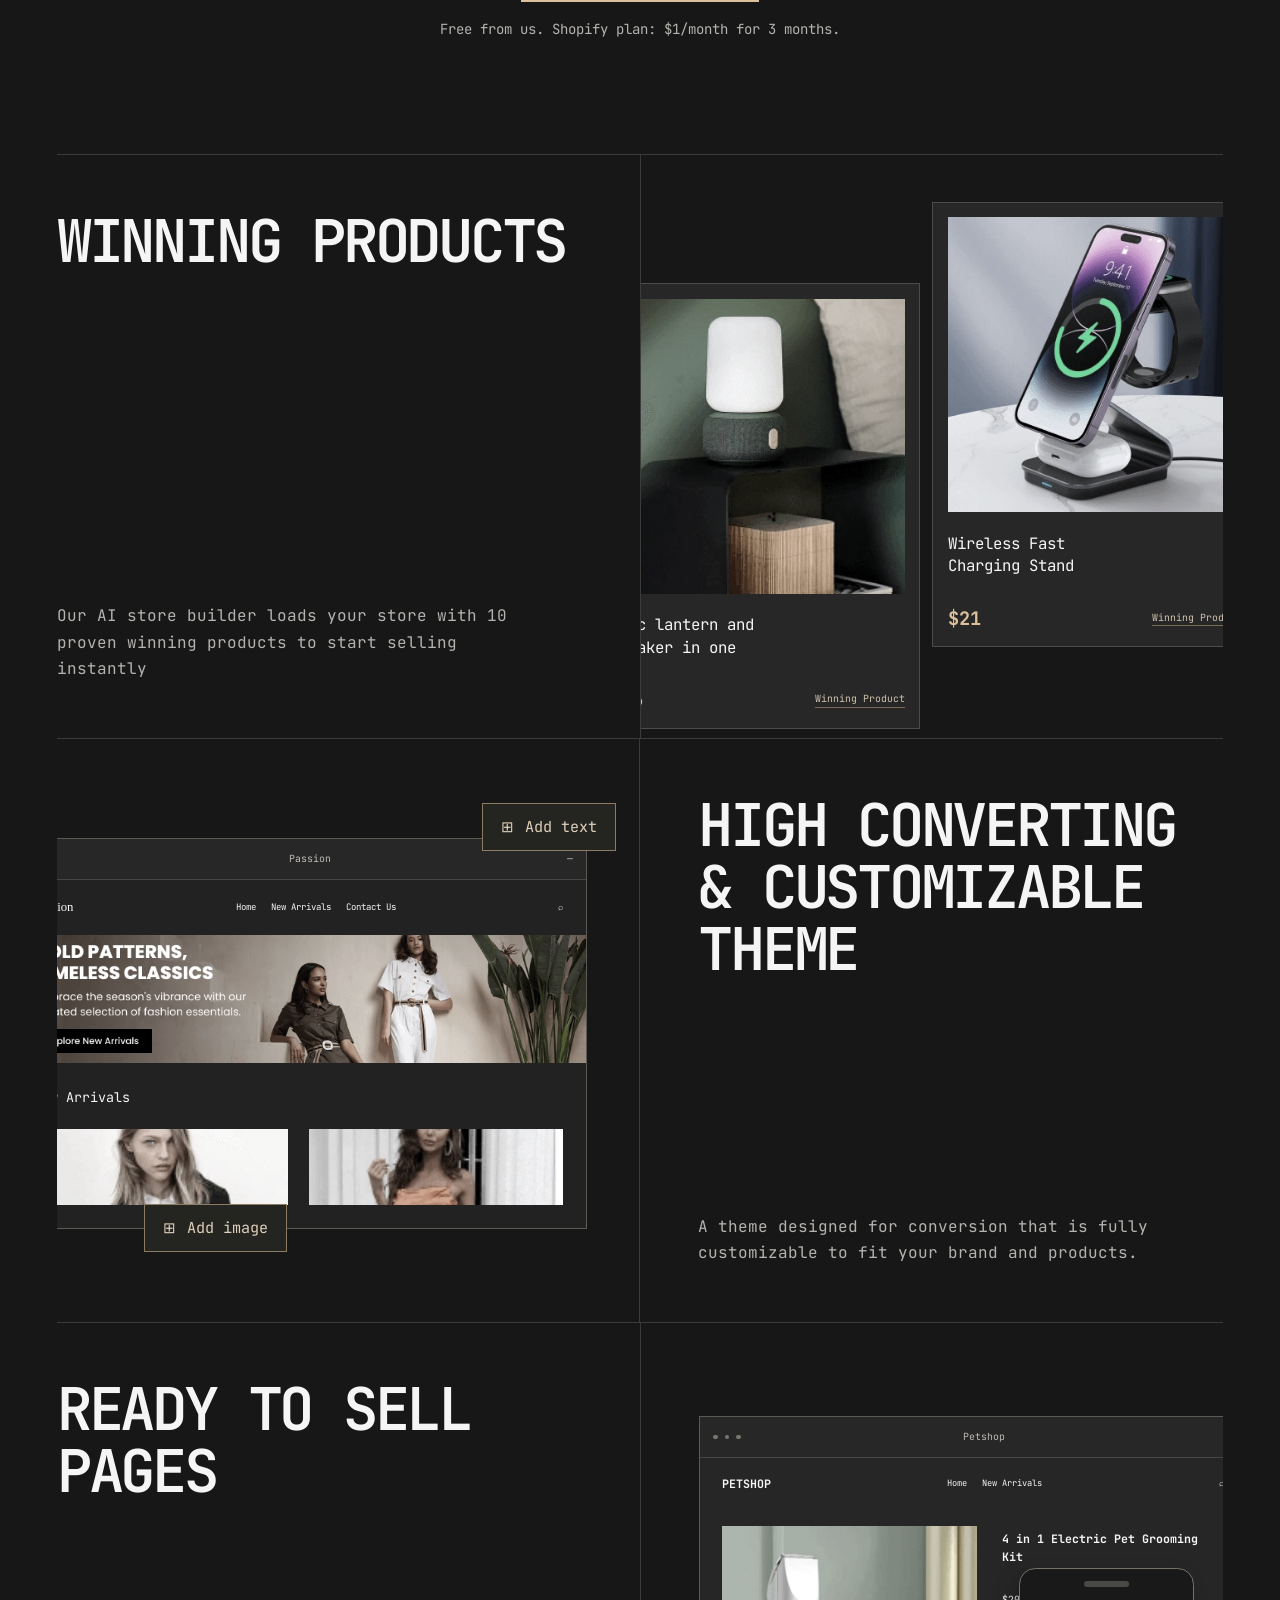
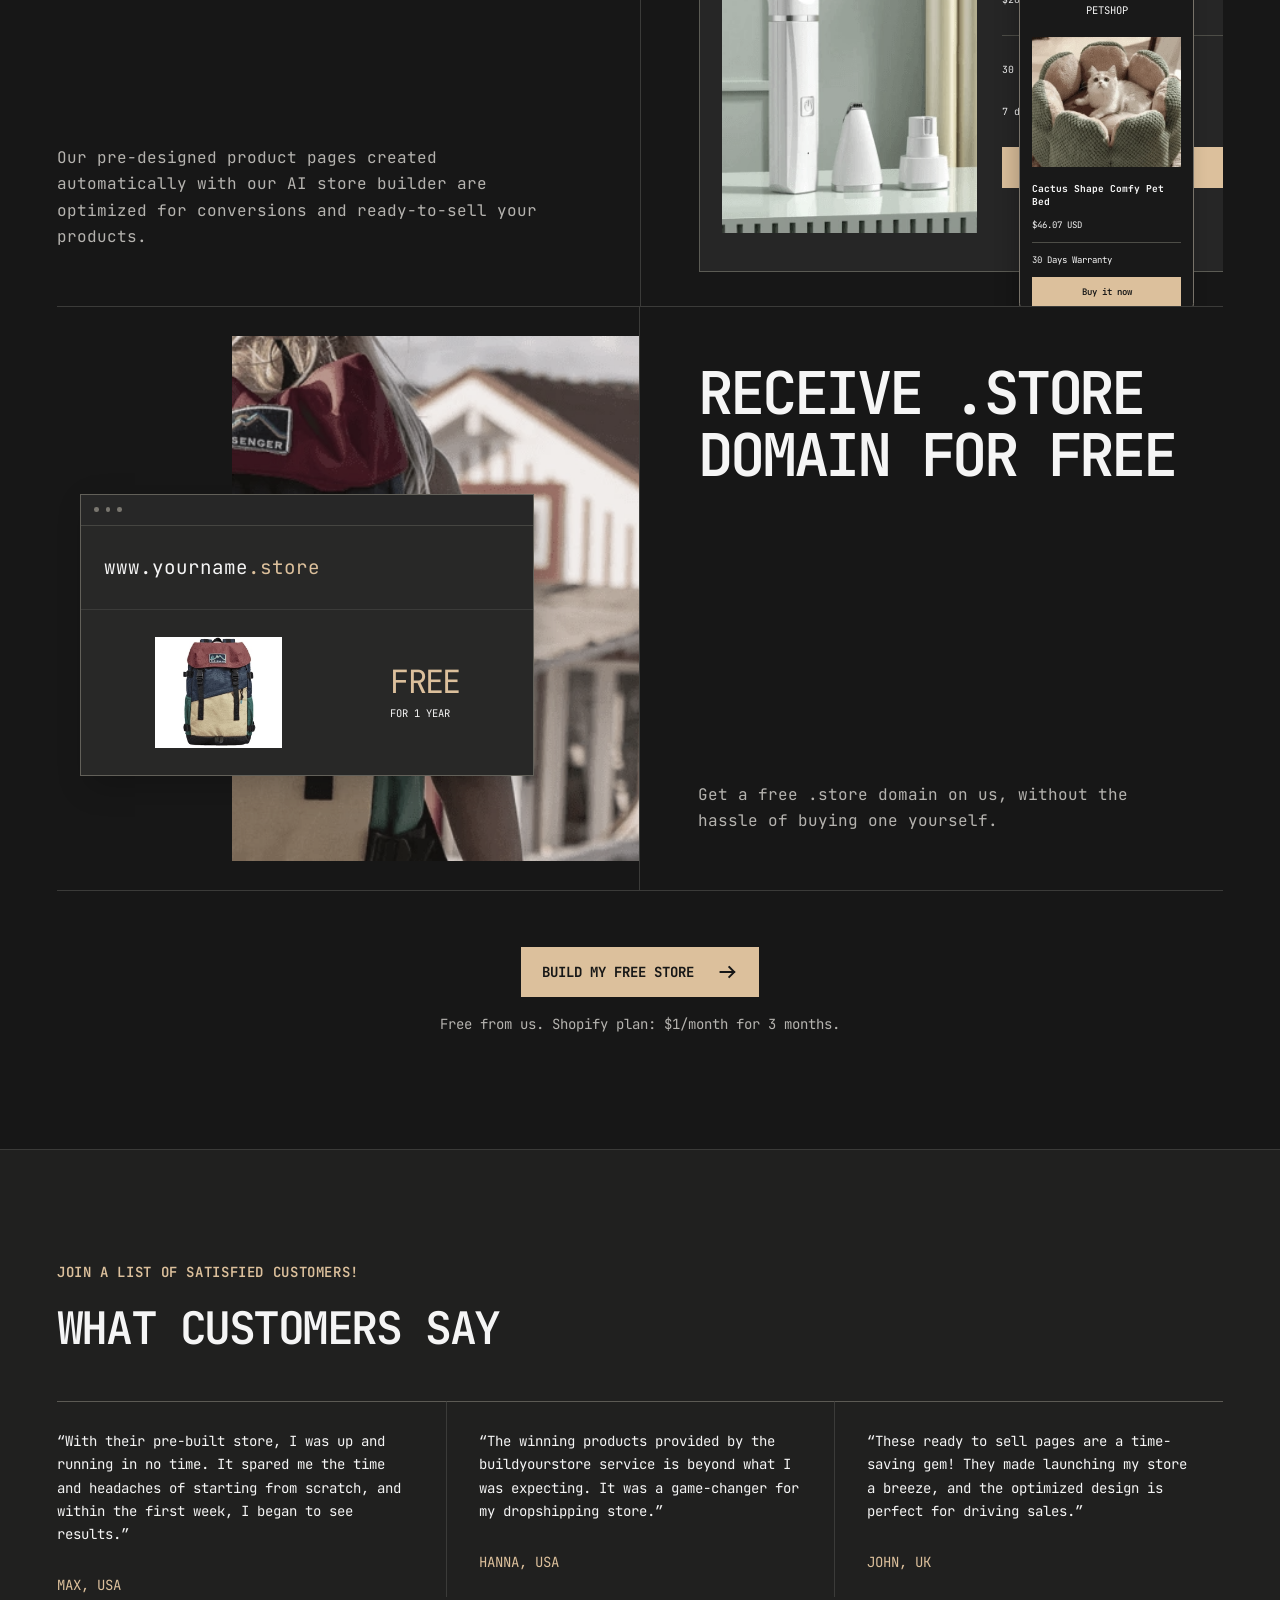
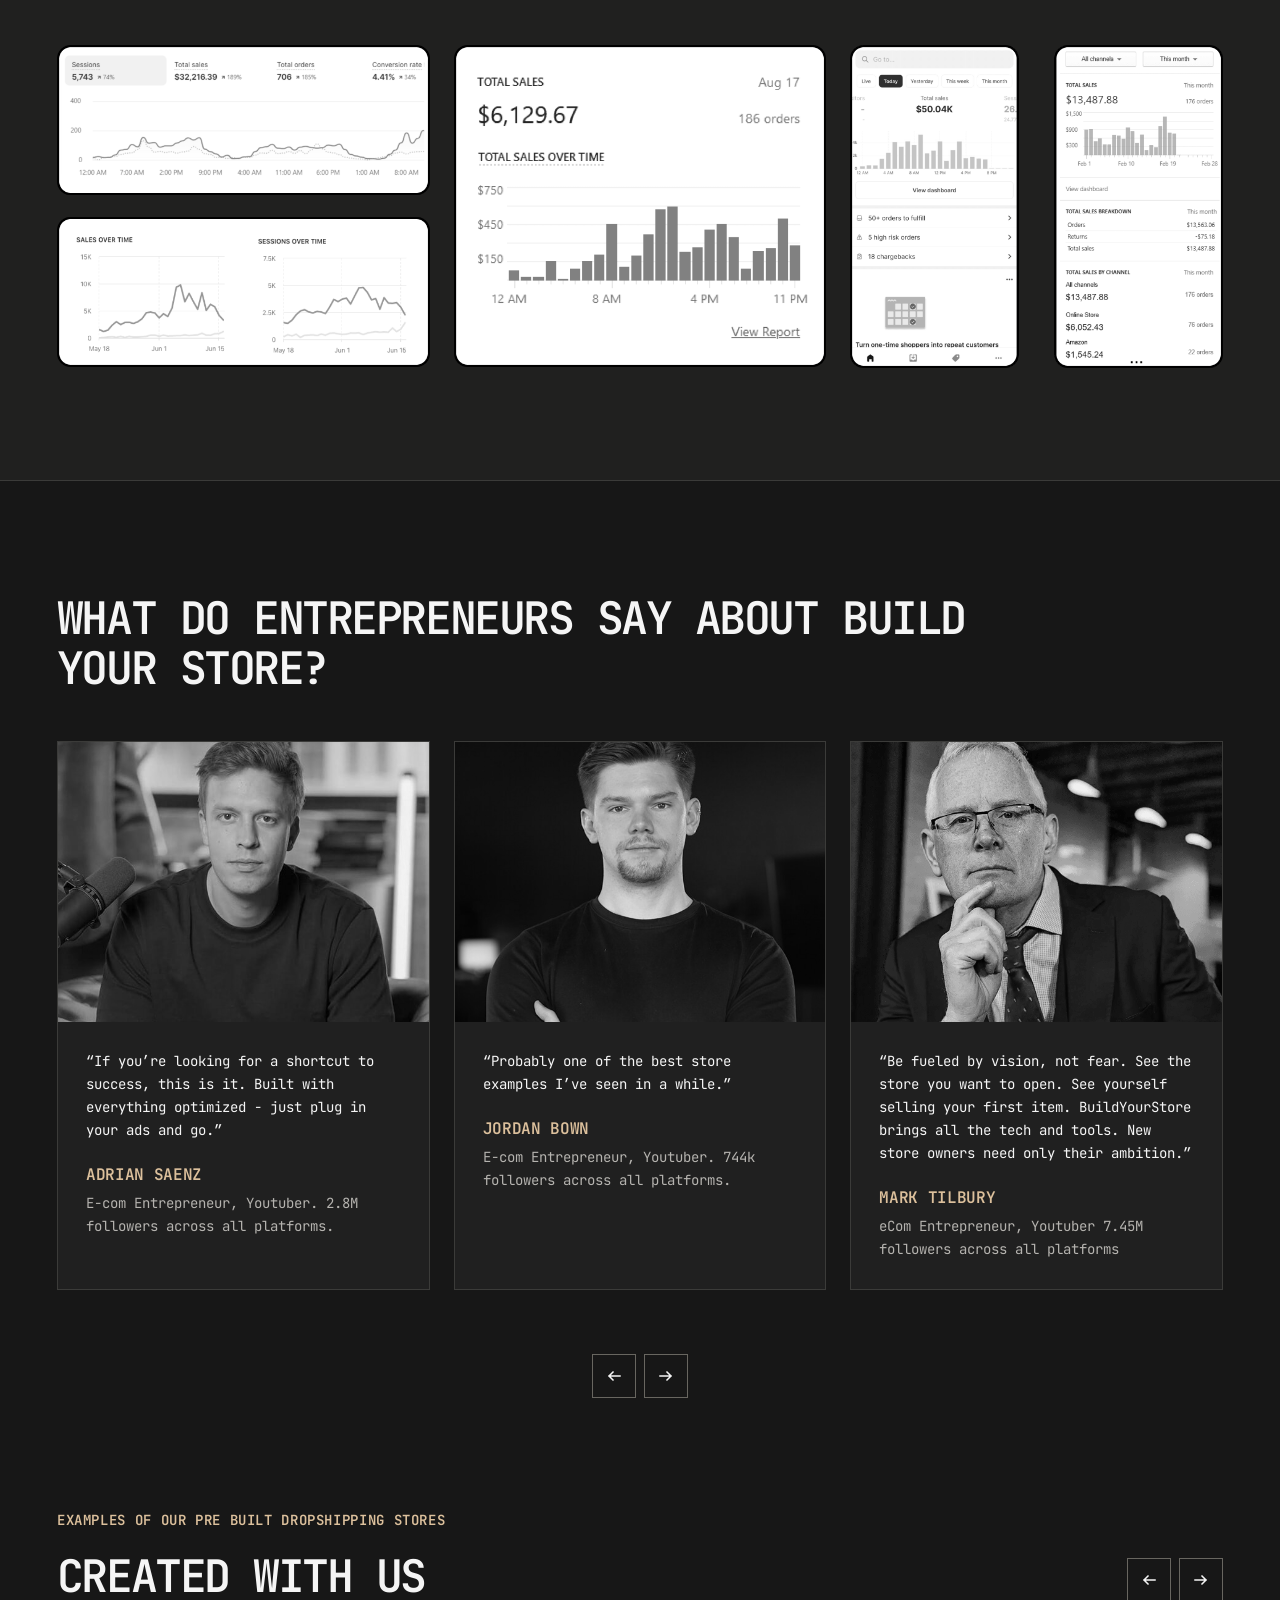
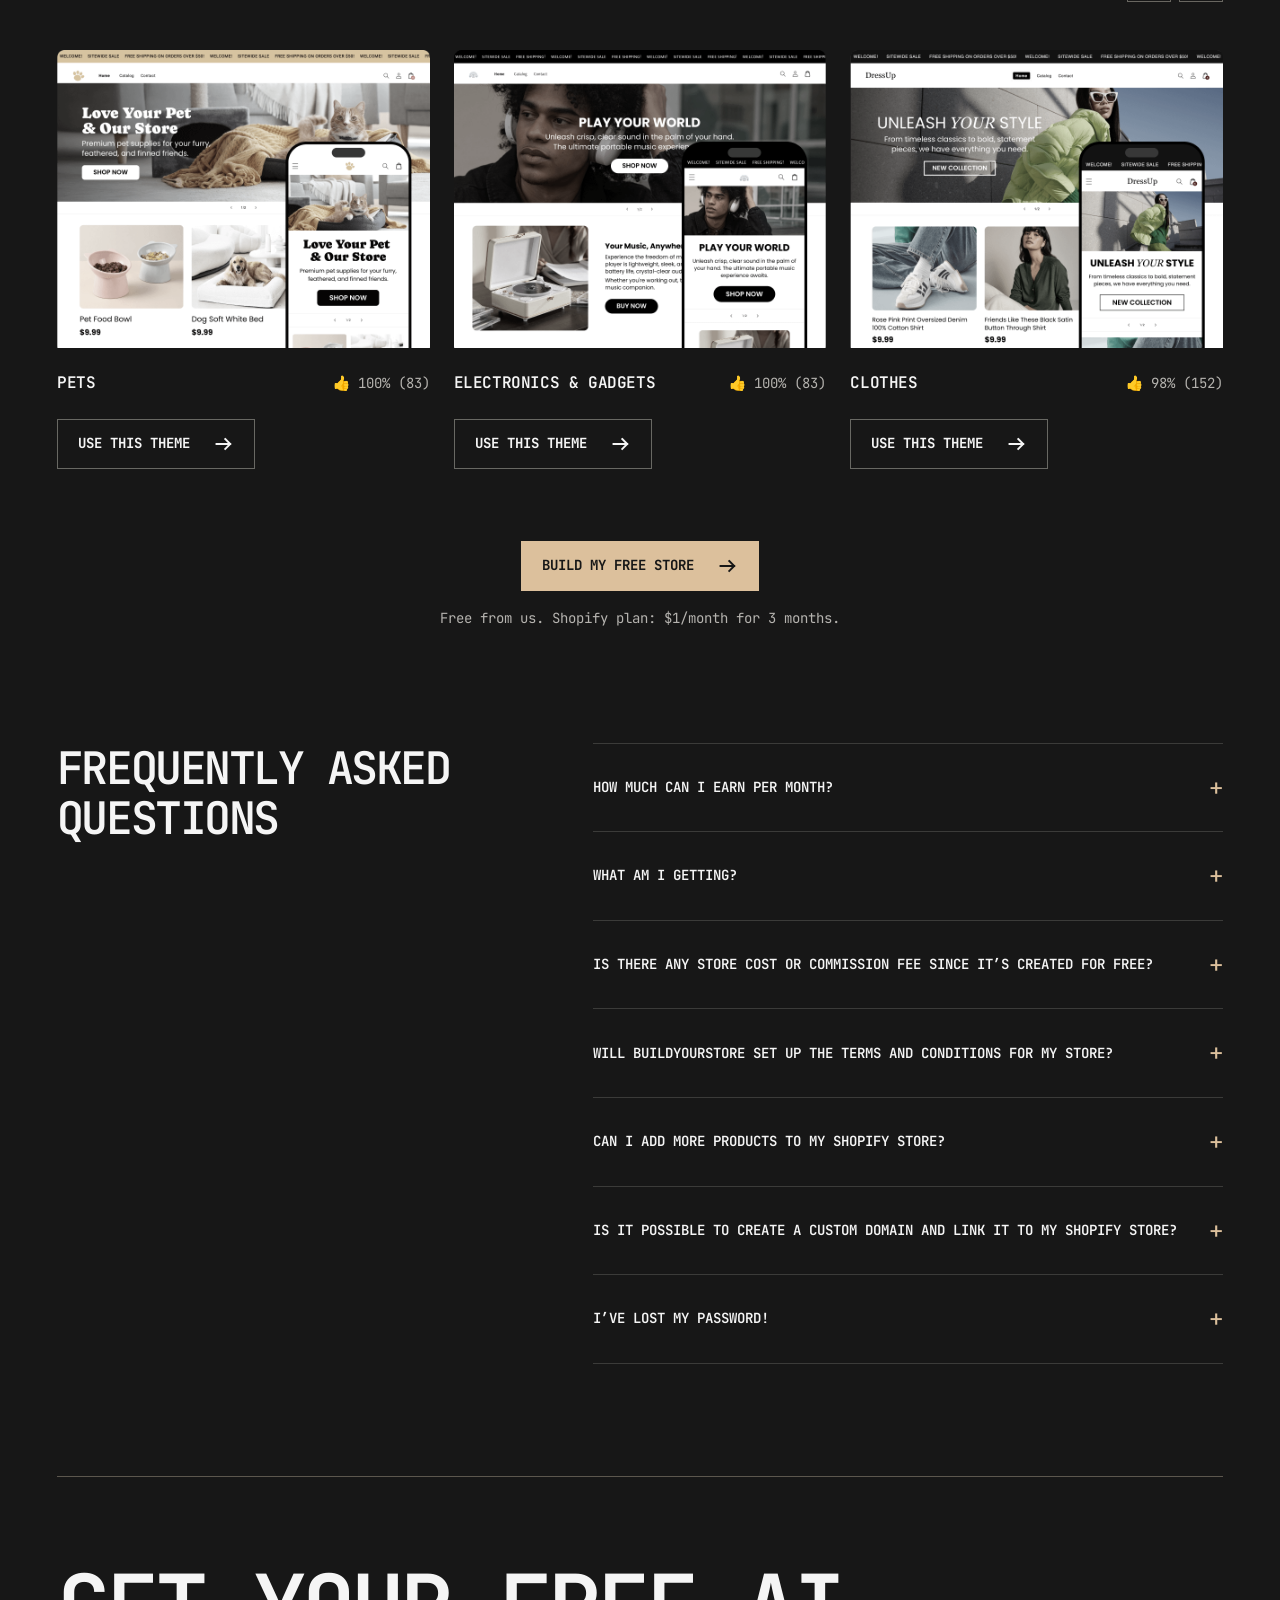
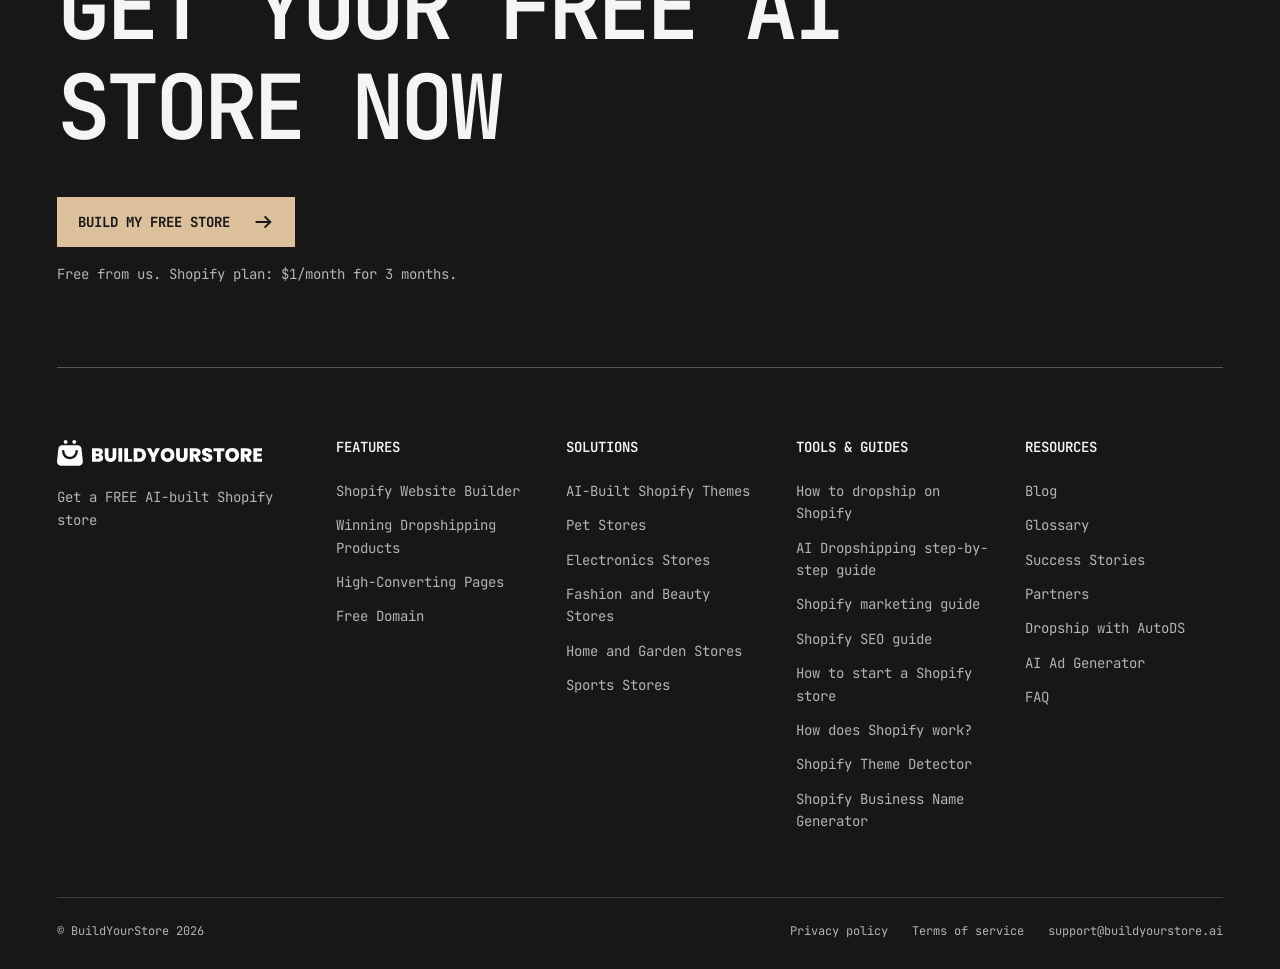
<file: concept-c.html>
<!doctype html>
<html lang="en"><head><meta charset="utf-8"><meta name="viewport" content="width=device-width, initial-scale=1"><meta name="color-scheme" content="dark"><title>BYS · Bold Brutalist</title><link rel="preconnect" href="https://fonts.googleapis.com"><link rel="preconnect" href="https://fonts.gstatic.com" crossorigin><link href="https://fonts.googleapis.com/css2?family=JetBrains+Mono:wght@400;600;700&display=swap" rel="stylesheet"><link rel="stylesheet" href="landing.css"><script src="content.js" defer></script><script src="landing.js" defer></script></head><body data-concept="c"></body></html>
</file>
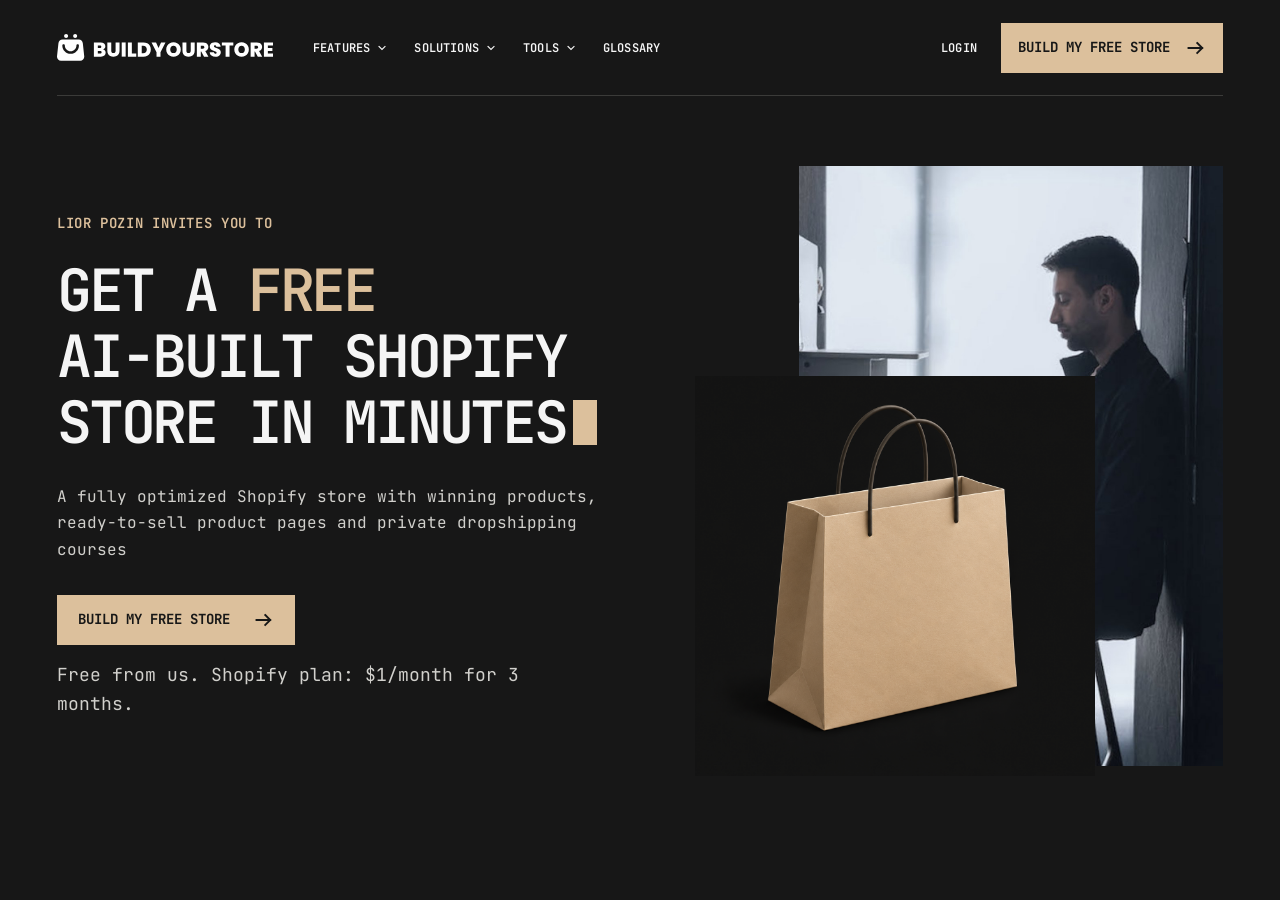
<file: hero-bag.html>
<!doctype html>
<html lang="en"><head><meta charset="utf-8"><meta name="viewport" content="width=device-width, initial-scale=1"><meta name="color-scheme" content="dark"><title>BYS · Hero visual — Bag</title><link rel="preconnect" href="https://fonts.googleapis.com"><link rel="preconnect" href="https://fonts.gstatic.com" crossorigin><link href="https://fonts.googleapis.com/css2?family=JetBrains+Mono:wght@400;600;700&display=swap" rel="stylesheet"><link rel="stylesheet" href="landing.css?v=a2-20261119-trust-divider"><script src="content.js?v=a2-20261119-cta4" defer></script><script src="landing.js?v=a2-20261119-trust-divider" defer></script><link rel="stylesheet" href="hero-study.css"><script src="hero-study.js" defer></script></head><body data-concept="a" data-feature-layout="editorial" data-hero-object="bag"></body></html>
</file>
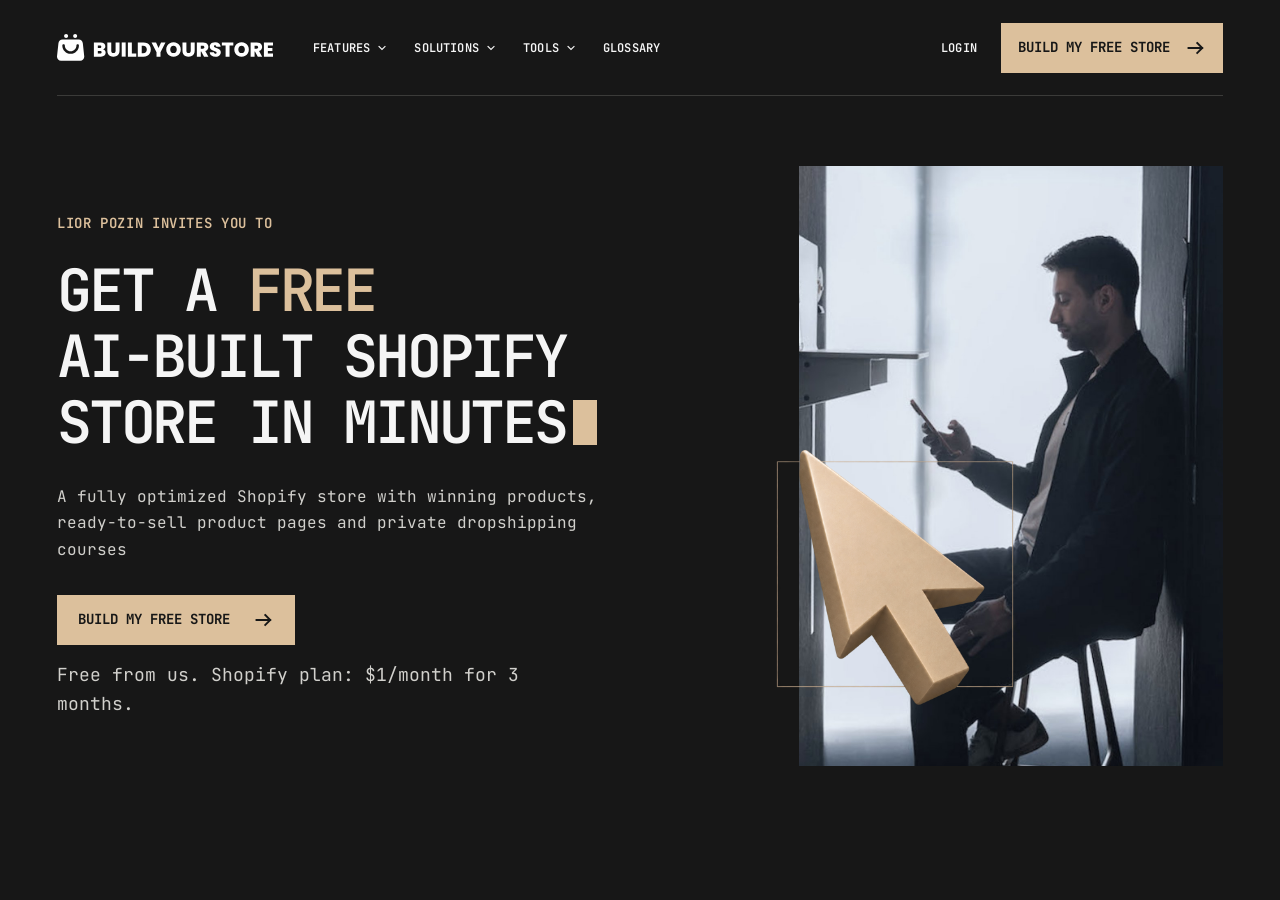
<file: hero-cursor.html>
<!doctype html>
<html lang="en"><head><meta charset="utf-8"><meta name="viewport" content="width=device-width, initial-scale=1"><meta name="color-scheme" content="dark"><title>BYS · Hero visual — Cursor</title><link rel="preconnect" href="https://fonts.googleapis.com"><link rel="preconnect" href="https://fonts.gstatic.com" crossorigin><link href="https://fonts.googleapis.com/css2?family=JetBrains+Mono:wght@400;600;700&display=swap" rel="stylesheet"><link rel="stylesheet" href="landing.css?v=a2-20261119-trust-divider"><script src="content.js?v=a2-20261119-cta4" defer></script><script src="landing.js?v=a2-20261119-trust-divider" defer></script><link rel="stylesheet" href="hero-study.css"><script src="hero-study.js" defer></script></head><body data-concept="a" data-feature-layout="editorial" data-hero-object="cursor"></body></html>
</file>
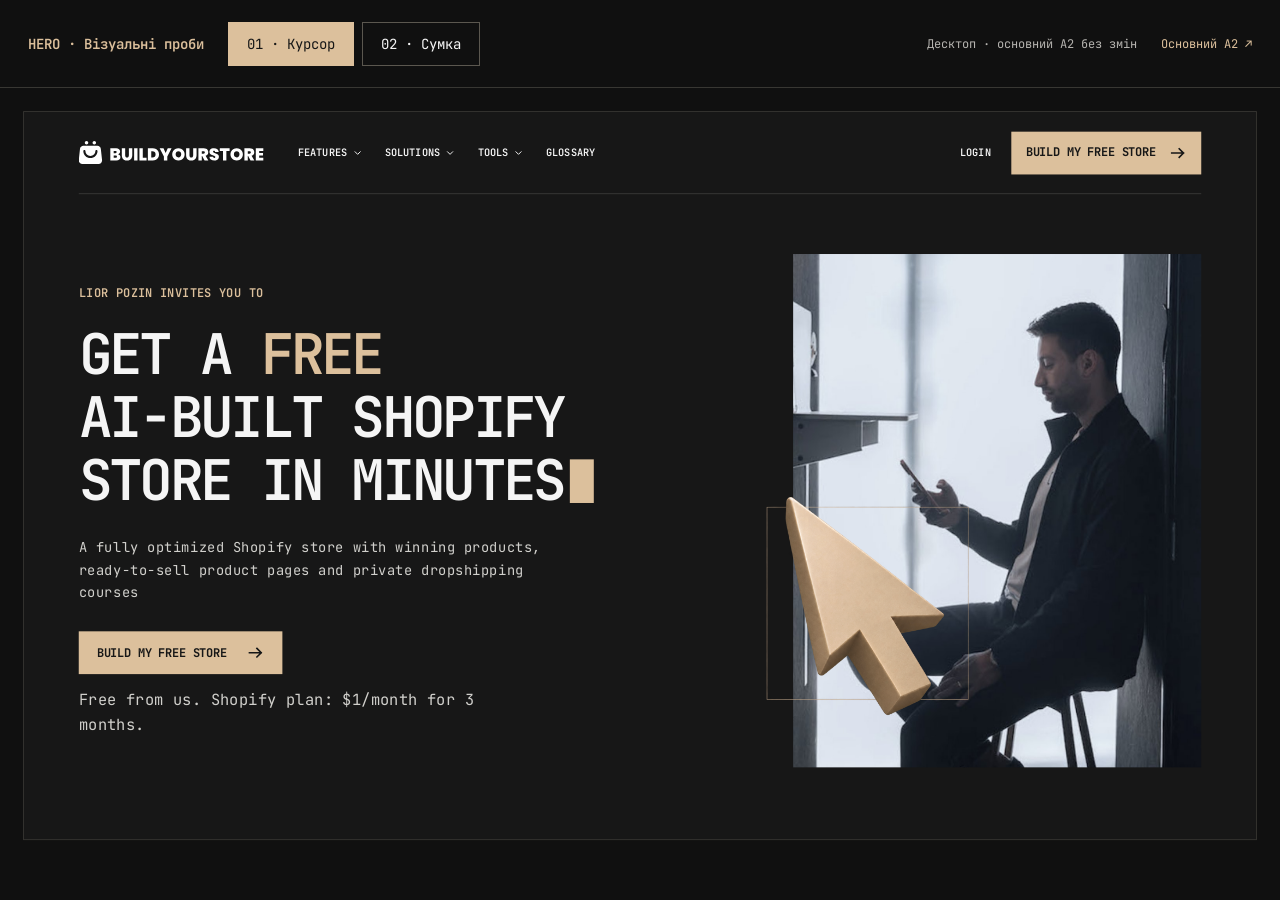
<file: hero-visuals.html>
<!doctype html>
<html lang="uk"><head><meta charset="utf-8"><meta name="viewport" content="width=device-width, initial-scale=1"><title>BYS · Hero visuals</title>
<link href="https://fonts.googleapis.com/css2?family=JetBrains+Mono:wght@400;600;700&display=swap" rel="stylesheet">
<style>
:root{color-scheme:dark;font-family:'JetBrains Mono',monospace;background:#101010;color:#f5f5f5}*{box-sizing:border-box}body{margin:0}.bar{min-height:88px;padding:18px 28px;display:flex;gap:24px;align-items:center;border-bottom:1px solid #383733}.name{color:#dcc09c;font-size:14px;font-weight:600}.choices{display:flex;gap:8px}button{font:inherit;font-size:14px;cursor:pointer;border:1px solid #5b574f;padding:12px 18px;background:transparent;color:inherit}button[aria-pressed=true]{background:#dcc09c;color:#171717;border-color:#dcc09c}button:focus-visible,a:focus-visible{outline:2px solid #dcc09c;outline-offset:4px}.note{margin-left:auto;font-size:12px;color:#b5b3af}.bar a{font-size:12px;color:#dcc09c;text-decoration:none}.area{height:calc(100dvh - 88px);min-height:500px;padding:24px;overflow:auto}.anchor{margin:0 auto}.viewport{width:1440px;height:850px;transform-origin:top left;outline:1px solid #383733}iframe{border:0;width:100%;height:100%;display:block}
</style></head><body>
<header class="bar"><span class="name">HERO · Візуальні проби</span><div class="choices" aria-label="Варіанти візуалу"><button data-kind="cursor" aria-pressed="true">01 · Курсор</button><button data-kind="bag" aria-pressed="false">02 · Сумка</button></div><span class="note">Десктоп · основний A2 без змін</span><a href="concept-a2.html" target="_blank" rel="noopener">Основний A2 ↗</a></header>
<main class="area"><div class="anchor"><div class="viewport"><iframe src="hero-cursor.html" title="Hero — курсор"></iframe></div></div></main>
<script>
const area=document.querySelector('.area'),anchor=document.querySelector('.anchor'),viewport=document.querySelector('.viewport'),iframe=document.querySelector('iframe');
function fit(){const scale=Math.min(1,Math.max(1,area.clientWidth-48)/1440);viewport.style.transform=`scale(${scale})`;anchor.style.width=`${1440*scale}px`;anchor.style.height=`${850*scale}px`}
new ResizeObserver(fit).observe(area);fit();
function select(kind){document.querySelectorAll('[data-kind]').forEach(b=>b.setAttribute('aria-pressed',String(b.dataset.kind===kind)));iframe.src=`hero-${kind}.html`;iframe.title=kind==='cursor'?'Hero — курсор':'Hero — сумка';history.replaceState(null,'',`?visual=${kind}`)}
document.querySelectorAll('[data-kind]').forEach(b=>b.addEventListener('click',()=>select(b.dataset.kind)));const kind=new URLSearchParams(location.search).get('visual');if(kind==='bag')select(kind);
</script></body></html>
</file>
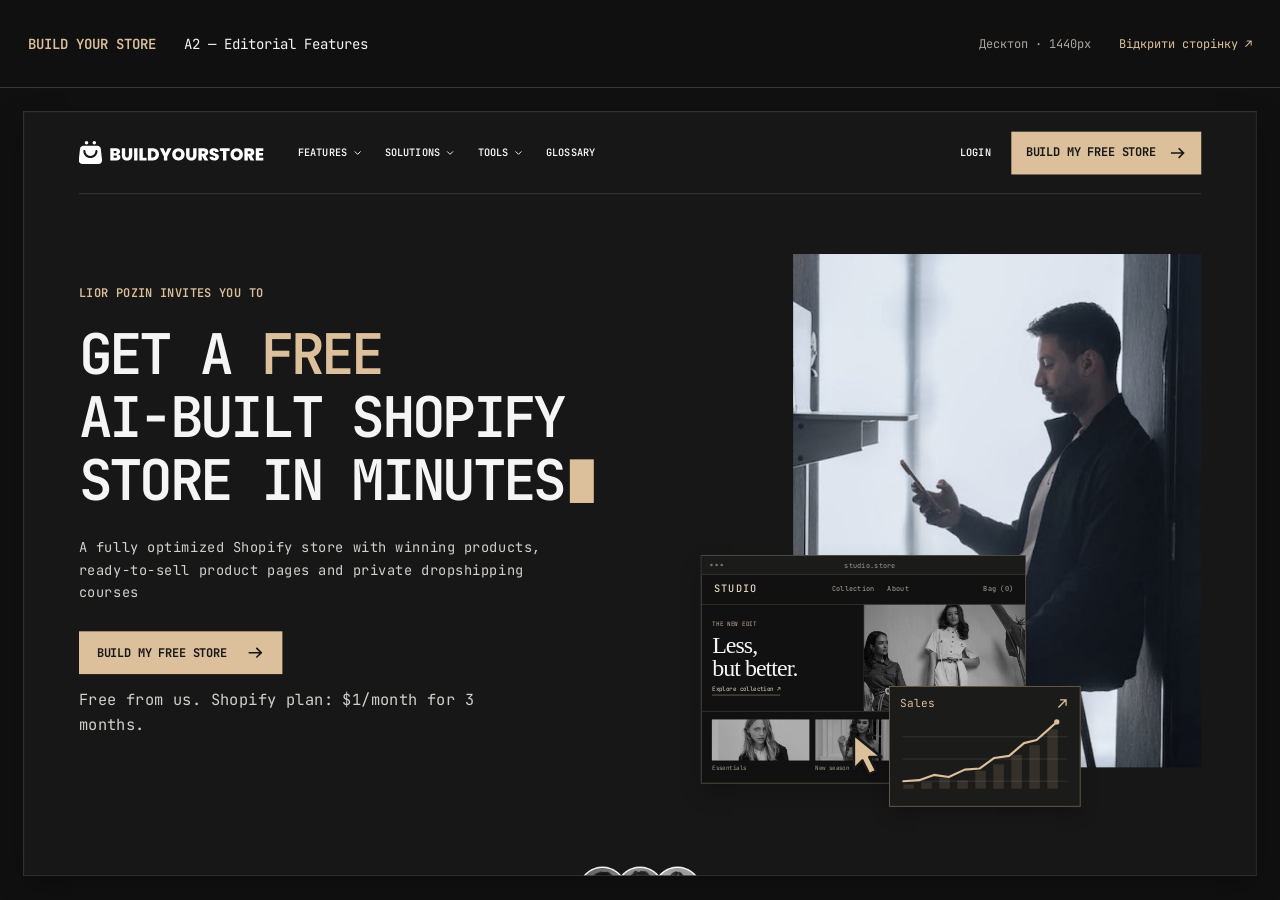
<file: review-shell.html>
<!doctype html>
<html lang="uk">
<head>
<meta charset="utf-8">
<meta name="viewport" content="width=device-width, initial-scale=1">
<title>BYS · A2 — Editorial Features · Desktop</title>
<link rel="preconnect" href="https://fonts.googleapis.com">
<link href="https://fonts.googleapis.com/css2?family=JetBrains+Mono:wght@400;600;700&display=swap" rel="stylesheet">
<style>
:root { color-scheme: dark; font-family: 'JetBrains Mono', monospace; background: #101010; color: #f5f5f5; }
* { box-sizing: border-box; }
body { margin: 0; }
.review-header { min-height: 88px; padding: 18px 28px; display: flex; align-items: center; gap: 28px; border-bottom: 1px solid #383733; }
.review-brand { font-size: 14px; font-weight: 600; color: #dcc09c; }
.review-title { font-size: 14px; }
.review-scope { margin-left: auto; color: #aaa69f; font-size: 12px; white-space: nowrap; }
.open-page { font-size: 12px; color: #dcc09c; text-decoration: none; white-space: nowrap; }
.open-page:focus-visible { outline: 2px solid #dcc09c; outline-offset: 6px; }
.viewport-area { height: calc(100dvh - 88px); min-height: 400px; padding: 24px; overflow: auto; }
.viewport-anchor { margin-inline: auto; }
.viewport { width: 1440px; height: 900px; transform-origin: top left; outline: 1px solid #383733; background: #171717; box-shadow: 0 12px 32px #0004; }
iframe { display: block; width: 100%; height: 100%; border: 0; }
</style>
</head>
<body>
<header class="review-header">
  <span class="review-brand">BUILD YOUR STORE</span>
  <span class="review-title">A2 — Editorial Features</span>
  <span class="review-scope">Десктоп · 1440px</span>
  <a class="open-page" href="concept-a2.html" target="_blank" rel="noopener">Відкрити сторінку ↗</a>
</header>
<main class="viewport-area" aria-label="Десктопне прев’ю концепту A2">
  <div class="viewport-anchor"><div class="viewport">
    <iframe id="preview" src="concept-a2.html" title="A2 — Editorial Features · Desktop 1440px"></iframe>
  </div></div>
</main>
<script>
// Scale the preview shell; the landing itself always receives a desktop viewport.
const area = document.querySelector('.viewport-area');
const anchor = document.querySelector('.viewport-anchor');
const viewport = document.querySelector('.viewport');
function fitDesktop() {
  const scale = Math.min(1, Math.max(1, area.clientWidth - 48) / 1440);
  const height = Math.max(600, Math.floor((area.clientHeight - 48) / scale));
  viewport.style.height = `${height}px`;
  viewport.style.transform = `scale(${scale})`;
  anchor.style.width = `${1440 * scale}px`;
  anchor.style.height = `${height * scale}px`;
}
new ResizeObserver(fitDesktop).observe(area);
fitDesktop();
if (location.search) history.replaceState(null, '', location.pathname);
</script>
</body>
</html>
</file>
<file: landing.css>
:root {
  color-scheme: dark;
  --bg: #171717;
  --surface: #202020;
  --raised: #292929;
  --text: #f5f5f5;
  --muted: #b5b3af;
  --accent: #dcc09c;
  --line: #3b3b39;
  --font: 'JetBrains Mono', 'Courier New', monospace;
  --gutter: clamp(24px, 4.45vw, 72px);
}
* { box-sizing: border-box; }
html { scroll-behavior: smooth; scroll-padding-top: 100px; }
body { margin: 0; background: var(--bg); color: var(--text); font: 400 16px/1.65 var(--font); -webkit-font-smoothing: antialiased; }
h1,h2,h3,p,figure,blockquote { margin: 0; }
a { color: inherit; text-decoration: none; }
button,summary { -webkit-tap-highlight-color: transparent; }
button { color: inherit; font: inherit; cursor: pointer; }
img { display: block; max-width: 100%; }
button, a, summary { touch-action: manipulation; }
button:focus-visible,a:focus-visible,summary:focus-visible,[tabindex]:focus-visible { outline: 2px solid var(--accent); outline-offset: 6px; }
button:disabled { cursor: default; }
::selection { background: var(--accent); color: var(--bg); }
.wrap { width: min(100% - var(--gutter) * 2, 1360px); margin-inline: auto; }
.section { padding-block: 112px; }
h1,h2,h3 { font-weight: 600; letter-spacing: -.055em; line-height: 1.12; text-transform: uppercase; }
h2 { font-size: clamp(32px, 3.5vw, 48px); }
.eyebrow { font-size: 14px; line-height: 1.5; font-weight: 600; text-transform: uppercase; letter-spacing: .045em; color: var(--accent); }
.button { min-height: 50px; padding: 14px 20px; display: inline-flex; justify-content: center; align-items: center; gap: 24px; font-size: 14px; line-height: 1.4; font-weight: 700; text-transform: uppercase; border: 1px solid transparent; transition: background .2s, border-color .2s, color .2s; }
.button svg { width: 20px; height: 20px; flex-shrink: 0; }
.primary { color: #171717; background: var(--accent); }
.primary:hover { background: #edcfaa; }
.outline { border-color: #686863; }
.outline:hover { background: var(--text); color: var(--bg); }
.cta-block { display: flex; align-items: flex-start; flex-direction: column; gap: 16px; margin-top: 32px; }
.cta-note { max-width: 500px; font-size: 14px; line-height: 1.7; color: var(--muted); }
.centered { margin-top: 56px; align-items: center; text-align: center; }
.skip-link { position: fixed; top: 8px; left: 8px; opacity: 0; pointer-events: none; z-index: 101; background: var(--accent); color: var(--bg); padding: 12px; }
.skip-link:focus { opacity: 1; pointer-events: auto; }
/* The page chrome stays consistent across all three directions. */
.site-header { position: relative; z-index: 20; }
.header-inner { min-height: 96px; display: flex; align-items: center; gap: 32px; border-bottom: 1px solid var(--line); }
.brand { flex: 0 0 216px; }
.brand img { width: 216px; height: auto; }
.desktop-nav { display: flex; align-items: center; gap: 26px; margin-left: 8px; }
.desktop-nav > a,.nav-group summary,.login { font-size: 12px; line-height: 1.5; font-weight: 600; text-transform: uppercase; letter-spacing: .015em; }
.nav-group { position: relative; }
summary { cursor: pointer; list-style: none; }
summary::-webkit-details-marker { display: none; }
.nav-group summary { display: flex; align-items: center; gap: 6px; min-height: 44px; }
.nav-group summary svg { width: 12px; }
.nav-group[open] summary { color: var(--accent); }
.dropdown { position: absolute; top: 100%; left: -20px; width: 290px; padding: 16px; background: var(--surface); border: 1px solid var(--line); box-shadow: 0 24px 40px #0005; }
.dropdown a { display: block; padding: 10px 6px; font-size: 14px; line-height: 1.5; }
.dropdown a:hover,.desktop-nav > a:hover,.login:hover { color: var(--accent); }
.header-actions { margin-left: auto; display: flex; gap: 24px; align-items: center; }
.header-actions .button { padding-inline: 16px; gap: 16px; }
.menu-toggle { display: none; }
.mobile-navigation[hidden] { display: none; }
/* Hero — a portrait first; the storefront is a small supporting artifact. */
.hero { display: grid; grid-template-columns: 1.2fr 1fr; align-items: center; gap: 7%; padding-block: 70px 76px; }
.hero-copy { position: relative; z-index: 1; }
.hero h1 { font-size: clamp(42px, 4.55vw, 68px); margin-top: 24px; line-height: 1.13; }
.hero h1 em { font-style: normal; color: var(--accent); }
.hero-description { margin-top: 28px; max-width: 550px; color: #d1d0cc; }
.hero-art { position: relative; width: 100%; align-self: stretch; min-height: 560px; }
.portrait { width: 100%; height: 100%; position: absolute; object-fit: cover; object-position: 58% 36%; filter: grayscale(1) contrast(1.04); }
.hero-product { position: absolute; width: 46%; left: -28px; bottom: -24px; aspect-ratio: 1.28; overflow: hidden; border: 1px solid #5c5b56; background: var(--surface); }
.hero-product img { width: 100%; height: 100%; object-fit: cover; object-position: top; filter: saturate(.45); }
.trust { display: flex; align-items: center; justify-content: space-between; gap: 32px; border-block: 1px solid var(--line); padding-block: 26px; }
.trust-badges,.trust-customers { display: flex; align-items: center; gap: 28px; }
/* One logo at every width; only its size changes. The "S" stays visible as a dark cut-out. */
.partner { width: 210px; height: auto; filter: grayscale(1) invert(1) brightness(3); }
.coach { width: 64px; height: auto; filter: grayscale(1); }
.avatars { width: 92px; height: auto; filter: grayscale(1); }
.trust-customers p { font-size: 14px; max-width: 250px; }
/* The existing how-it-works sequence. */
.steps { display: grid; grid-template-columns: repeat(3,minmax(0,1fr)); gap: 40px; margin-top: 48px; }
.step { border-top: 1px solid var(--line); padding-top: 24px; }
.step-top { display: flex; align-items: center; justify-content: space-between; margin-bottom: 40px; }
.step-number { color: var(--accent); font-size: 14px; }
.step-top img { width: 32px; height: 32px; }
.step h3 { font-size: 26px; max-width: 300px; }
.step p { margin-top: 20px; color: var(--muted); font-size: 14px; }
/* Feature rows, shared illustration primitives, and their variant treatments. */
.features { padding-block: 0 112px; }
.feature { display: grid; grid-template-columns: minmax(0,1fr) minmax(0,1.14fr); gap: 9%; align-items: center; padding-block: 64px; border-top: 1px solid var(--line); }
.feature:last-of-type { border-bottom: 1px solid var(--line); }
.feature-copy h2 { font-size: clamp(30px, 3.2vw, 46px); }
.feature-copy p { margin-top: 24px; color: var(--muted); max-width: 480px; }
.feature-visual { position: relative; overflow: hidden; background: var(--surface); border: 1px solid var(--line); aspect-ratio: 1.2; container-type: inline-size; }
.artboard { position: absolute; inset: 0; }
.product-card { position: absolute; width: 47%; background: #272727; border: 1px solid #4c4b47; padding: 2.5%; }
.product-card > img { width: 100%; aspect-ratio: 1; object-fit: cover; filter: saturate(.4); }
.lantern { left: 9%; top: 17%; }
.lantern > img { object-position: 30% 55%; }
.charger { left: 46%; top: 9%; }
.product-info { padding-top: 7%; font-size: 2.7cqw; line-height: 1.45; }
.product-meta { display: flex; align-items: center; justify-content: space-between; margin-top: 9%; gap: 4%; }
.product-meta b { font-size: 3.2cqw; color: var(--accent); }
.product-meta span { color: #d0c3ae; border-bottom: 1px solid #776a57; font-size: 1.7cqw; white-space: nowrap; }
.storefront { position: absolute; left: 9%; top: 17%; width: 82%; border: 1px solid #5b5b54; background: #222; overflow: hidden; }
.browser-bar { display: flex; align-items: center; gap: 1.2cqw; padding: 2.2cqw; border-bottom: 1px solid #454541; background: #272727; font-size: 1.7cqw; line-height: 1.4; color: #bebbb5; }
.browser-bar i { width: .8cqw; height: .8cqw; border-radius: 50%; background: #79766f; }
.browser-bar span:first-of-type { margin: 0 auto; }
.storefront-nav { display: flex; align-items: center; gap: 4%; padding: 3% 4%; font-size: 1.55cqw; }
.storefront-nav b { margin-right: auto; font-size: 2.2cqw; font-family: Georgia,serif; font-weight: 400; }
.storefront-nav > span:last-child { margin-left: auto; }
.fashion-banner { width: 100%; height: 22cqw; object-fit: cover; filter: saturate(.5); }
.storefront-bottom { padding: 4%; font-size: 2.3cqw; }
.fashion-tiles { display: grid; grid-template-columns: 1fr 1fr; gap: 4%; margin-top: 4%; }
.fashion-tiles img { width: 100%; height: 13cqw; object-fit: cover; object-position: 50% 25%; filter: saturate(.4); }
.edit-label { position: absolute; display: flex; align-items: center; gap: 2cqw; font-size: 2.6cqw; line-height: 1.5; color: #dfd0ba; padding: 2cqw 3cqw; background: #242421; border: 1px solid #8d7c64; }
.edit-text { right: 4%; top: 11%; }
.edit-image { left: 4%; bottom: 9%; }
.desktop-store { position: absolute; top: 16%; left: 7%; width: 80%; background: #262626; border: 1px solid #5b5b54; }
.page-nav { display: flex; justify-content: space-between; align-items: center; font-size: 1.5cqw; padding: 3% 4%; }
.page-nav b { font-size: 2cqw; }
.page-body { display: grid; grid-template-columns: 1.15fr 1fr; gap: 5%; padding: 3% 4% 7%; }
.page-body > img { width: 100%; aspect-ratio: .83; object-fit: cover; filter: saturate(.4); }
.page-info { display: flex; flex-direction: column; gap: 9%; font-size: 1.7cqw; line-height: 1.5; padding-top: 2%; }
.page-info b { font-size: 2cqw; }
.page-info hr,.phone-info hr { width: 100%; border: 0; border-top: 1px solid #4d4d47; margin: 0; }
.product-buy { display: block; background: var(--accent); color: #171717; padding: 6% 2%; text-align: center; font-weight: 600; }
.mobile-store { position: absolute; width: 30%; top: 30%; right: 5%; border: 1px solid #777269; padding: 2%; background: #191919; border-radius: 2.8cqw; box-shadow: -6px 8px 20px #0003; }
.phone-camera { width: 30%; height: 1.1cqw; border-radius: 10px; background: #4b4945; margin: 0 auto 10%; }
.phone-brand { text-align: center; font-size: 1.8cqw; margin-bottom: 12%; }
.mobile-store > img { aspect-ratio: 1.15; width: 100%; object-fit: cover; filter: saturate(.4); }
.phone-info { display: flex; flex-direction: column; gap: 1.8cqw; margin-top: 10%; font-size: 1.55cqw; line-height: 1.4; }
.phone-info b { font-size: 1.65cqw; }
.domain-photo { position: absolute; right: 8%; top: 12%; width: 58%; height: 77%; overflow: hidden; }
.domain-photo img { width: 100%; height: 100%; object-fit: cover; filter: saturate(.3); }
.domain-window { position: absolute; top: 24%; left: 7%; width: 68%; background: #282827; border: 1px solid #626059; box-shadow: 8px 10px 30px #0003; }
.domain-address { padding: 6% 5%; font-size: 3.3cqw; line-height: 1.5; border-bottom: 1px solid var(--line); white-space: nowrap; }
.domain-address span { color: var(--accent); }
.domain-content { display: flex; align-items: center; justify-content: space-around; gap: 4%; padding: 6%; }
.domain-content img { width: 32%; height: 19cqw; object-fit: contain; filter: saturate(.35); background: #fff; }
.domain-content div { display: grid; }
.domain-content div > span { font-size: 5.5cqw; letter-spacing: -.05em; color: var(--accent); line-height: 1.2; }
.domain-content small { font-size: 1.8cqw; margin-top: 5%; }
/* The remaining landing content uses the same visual language. */
.section-heading { margin-bottom: 48px; }
.section-heading .eyebrow { margin-bottom: 20px; }
.customers { background: #20201f; border-block: 1px solid var(--line); }
.customer-quotes { display: grid; grid-template-columns: repeat(3,minmax(0,1fr)); }
.customer-quotes figure { border-top: 1px solid #5c5a54; padding: 28px 32px 0 0; }
.customer-quotes figure + figure { border-left: 1px solid var(--line); padding-left: 32px; }
.customer-quotes blockquote { font-size: 14px; }
.customer-quotes figcaption { margin-top: 28px; text-transform: uppercase; color: var(--accent); font-size: 14px; }
.customer-shots { display: grid; grid-template-columns: repeat(3,minmax(0,1fr)); gap: 24px; margin-top: 48px; }
.customer-shots img { width: 100%; filter: grayscale(1); }
.heading-with-controls { display: flex; justify-content: space-between; gap: 40px; align-items: end; }
.heading-with-controls h2 { max-width: 960px; }
.slider-controls { display: flex; gap: 8px; flex-shrink: 0; }
.slider-controls button { width: 44px; height: 44px; display: grid; place-items: center; background: transparent; border: 1px solid #686660; }
.slider-controls button:first-child svg { transform: rotate(180deg); }
.slider-controls button:hover { background: var(--accent); color: var(--bg); }
.slider { display: flex; gap: 24px; overflow-x: auto; scroll-snap-type: x mandatory; scrollbar-width: thin; scrollbar-color: #5d554b transparent; padding-bottom: 16px; }
.slider > article { flex-shrink: 0; scroll-snap-align: start; }
.expert-card { width: calc((100% - 48px) / 3); border: 1px solid var(--line); background: var(--surface); }
.expert-card > img { width: 100%; height: 280px; object-fit: cover; object-position: 50% 23%; filter: grayscale(1); }
.expert-quote { padding: 28px; }
.expert-quote > p { font-size: 14px; }
.expert-quote h3 { font-size: 16px; letter-spacing: -.02em; color: var(--accent); margin-top: 24px; }
.expert-quote .expert-role { color: var(--muted); margin-top: 8px; }
.created { padding-top: 0; }
.store-example { width: calc((100% - 48px) / 3); }
.store-example > img { width: 100%; aspect-ratio: 1.25; object-fit: cover; object-position: top; filter: saturate(.35); }
.store-meta { margin-block: 24px; display: flex; justify-content: space-between; gap: 12px; align-items: center; }
.store-meta h3 { font-size: 16px; letter-spacing: -.025em; }
.store-meta > span { font-size: 14px; white-space: nowrap; color: var(--muted); }
.faq { display: grid; grid-template-columns: 1fr 1.5fr; gap: 10%; padding-top: 0; }
.faq-list details { border-top: 1px solid var(--line); }
.faq-list details:last-child { border-bottom: 1px solid var(--line); }
.faq-list summary { display: flex; gap: 24px; justify-content: space-between; align-items: center; padding-block: 24px; font-size: 14px; font-weight: 600; text-transform: uppercase; }
.faq-list summary > span { font-size: 24px; font-weight: 400; color: var(--accent); flex-shrink: 0; }
.faq-list details[open] summary > span { transform: rotate(45deg); }
.faq-answer { padding: 0 36px 24px 0; color: var(--muted); font-size: 14px; overflow-wrap: anywhere; }
.faq-answer a { text-decoration: underline; text-underline-offset: 4px; }
.final { display: grid; grid-template-columns: 1.2fr 1fr; align-items: center; gap: 10%; padding-block: 80px; border-block: 1px solid #5c574e; }
.final h2 { font-size: clamp(40px, 4.6vw, 68px); }
.final .cta-block { margin: 0; }
.site-footer { padding-block: 72px 28px; }
.footer-grid { display: grid; grid-template-columns: 1.25fr repeat(4,minmax(0,1fr)); gap: 32px; }
.footer-brand img { width: 205px; }
.footer-brand p { font-size: 14px; margin-top: 20px; color: var(--muted); }
.footer-grid h3 { font-size: 14px; letter-spacing: 0; margin-bottom: 24px; }
.footer-grid ul { list-style: none; margin: 0; padding: 0; display: grid; gap: 12px; font-size: 14px; line-height: 1.6; color: var(--muted); }
.site-footer a:hover { color: var(--accent); }
.legal { margin-top: 64px; padding-top: 24px; border-top: 1px solid var(--line); font-size: 12px; color: var(--muted); display: flex; justify-content: space-between; gap: 24px; }
.legal > div { display: flex; gap: 24px; flex-wrap: wrap; }
/* B — Premium product showcase. Offset photographic hero, spacious product stages. */
[data-concept="b"] .hero { grid-template-columns: 1.1fr 1fr; gap: 9%; padding-block: 82px 100px; }
[data-concept="b"] .hero h1 { font-size: clamp(44px,4.25vw,64px); }
[data-concept="b"] .hero-art { min-height: 570px; }
[data-concept="b"] .portrait { width: 88%; right: 0; height: 94%; }
[data-concept="b"] .hero-product { left: -20px; width: 65%; bottom: -5px; aspect-ratio: 1.34; box-shadow: 12px 16px 35px #0005; }
[data-concept="b"] .feature { gap: 7%; grid-template-columns: 1fr 1.6fr; padding-block: 80px; }
[data-concept="b"] .feature:nth-child(even) { grid-template-columns: 1.6fr 1fr; }
[data-concept="b"] .feature:nth-child(even) .feature-copy { grid-column: 2; grid-row: 1; }
[data-concept="b"] .feature:nth-child(even) .feature-visual { grid-column: 1; grid-row: 1; }
[data-concept="b"] .feature-visual { aspect-ratio: 1.15; background: #222221; border-color: #373733; }
[data-concept="b"] .feature-copy h2 { font-size: clamp(32px,3.3vw,48px); }
[data-concept="b"] .product-card { width: 45%; padding: 2%; box-shadow: 10px 14px 30px #0003; }
[data-concept="b"] .lantern { left: 10%; top: 25%; transform: rotate(-5deg); }
[data-concept="b"] .charger { left: 47%; top: 10%; transform: rotate(5deg); }
[data-concept="b"] .storefront { width: 86%; left: 7%; top: 14%; }
[data-concept="b"] .edit-text { top: 9%; }
[data-concept="b"] .domain-window { top: 34%; left: 7%; }
[data-concept="b"] .domain-photo { right: 7%; top: 7%; width: 58%; height: 85%; }
[data-concept="b"] .steps { gap: 16px; }
[data-concept="b"] .step { padding: 32px; background: var(--surface); border: 1px solid var(--line); }
/* C — Bold brutalist. The headline and portrait become a single graphic grid. */
[data-concept="c"] .hero { position: relative; display: block; padding-block: 54px 60px; min-height: 880px; }
[data-concept="c"] .hero-copy { position: relative; z-index: 2; pointer-events: none; }
[data-concept="c"] .hero-copy a { pointer-events: auto; }
[data-concept="c"] .hero h1 { max-width: 75%; font-size: clamp(70px,7.1vw,108px); line-height: 1.02; letter-spacing: -.07em; margin-top: 30px; }
[data-concept="c"] .hero h1 em { background: var(--accent); color: var(--bg); padding-inline: .06em; }
[data-concept="c"] .hero-description { max-width: 47%; margin-top: 36px; }
[data-concept="c"] .hero-art { position: absolute; right: 0; top: 155px; width: 36%; height: 660px; min-height: 0; }
[data-concept="c"] .portrait { object-position: 65% 40%; }
[data-concept="c"] .hero-product { width: 55%; left: -45px; bottom: 24px; }
[data-concept="c"] .feature { grid-template-columns: 1fr 1fr; gap: 0; align-items: stretch; padding: 0; }
[data-concept="c"] .feature-copy { padding: 56px 10% 56px 0; display: flex; flex-direction: column; justify-content: space-between; }
[data-concept="c"] .feature-copy h2 { font-size: clamp(42px,4.6vw,68px); line-height: 1.05; }
[data-concept="c"] .feature-copy p { margin-top: 48px; }
[data-concept="c"] .feature-visual { border: 0; border-left: 1px solid var(--line); background: transparent; aspect-ratio: 1; }
[data-concept="c"] .feature-2 .feature-copy,[data-concept="c"] .feature-4 .feature-copy { grid-column: 2; grid-row: 1; padding-left: 10%; padding-right: 0; }
[data-concept="c"] .feature-2 .feature-visual,[data-concept="c"] .feature-4 .feature-visual { grid-column: 1; grid-row: 1; border-left: 0; border-right: 1px solid var(--line); }
[data-concept="c"] .product-card { width: 56%; }
[data-concept="c"] .lantern { top: 22%; left: -8%; }
[data-concept="c"] .charger { top: 8%; left: 50%; }
[data-concept="c"] .storefront { width: 99%; left: -8%; top: 17%; }
[data-concept="c"] .edit-image { left: 15%; bottom: 12%; }
[data-concept="c"] .desktop-store { width: 94%; left: 10%; }
[data-concept="c"] .mobile-store { right: 5%; top: 42%; }
[data-concept="c"] .domain-photo { right: -4%; width: 74%; height: 90%; top: 5%; }
[data-concept="c"] .domain-window { left: 4%; width: 78%; top: 32%; }
[data-concept="c"] .final { display: block; }
[data-concept="c"] .final h2 { max-width: 1000px; font-size: clamp(56px,7vw,100px); }
[data-concept="c"] .final .cta-block { margin-top: 40px; }
@media (min-width:1600px) { [data-concept="c"] .hero { min-height: 930px; } }
@media (max-width:1200px) {
  .header-inner { gap: 24px; }
  .brand { flex-basis: 190px; }
  .desktop-nav { gap: 18px; margin: 0; }
  .header-actions { gap: 18px; }
  .header-actions .button { font-size: 12px; padding-inline: 12px; gap: 12px; }
  .hero { gap: 7%; }
  .hero-art { min-height: 570px; }
  .expert-card { width: calc((100% - 24px)/2); }
  .footer-grid { grid-template-columns: repeat(4,minmax(0,1fr)); }
  .footer-brand { grid-column: 1/-1; max-width: 330px; margin-bottom: 12px; }
}
@media (max-width:1000px) {
  .desktop-nav,.header-actions .login { display: none; }
  .header-actions .button { font-size: 12px; }
  .menu-toggle { display: flex; flex-direction: column; justify-content: center; gap: 6px; width: 44px; height: 44px; padding: 10px; background: transparent; border: 1px solid var(--line); }
  .menu-toggle span { display: block; width: 22px; height: 1px; background: var(--text); transition: transform .2s; }
  .menu-toggle[aria-expanded="true"] span:first-child { transform: translateY(3.5px) rotate(45deg); }
  .menu-toggle[aria-expanded="true"] span:last-child { transform: translateY(-3.5px) rotate(-45deg); }
  .mobile-navigation { width: min(100% - var(--gutter)*2,1360px); margin: 0 auto; padding: 16px 0 24px; border-bottom: 1px solid var(--line); }
  .mobile-navigation > a { display: flex; min-height: 48px; align-items: center; font-size: 14px; }
  .mobile-navigation .nav-group { border-bottom: 1px solid var(--line); }
  .mobile-navigation .nav-group summary { min-height: 52px; font-size: 14px; justify-content: space-between; }
  .mobile-navigation .dropdown { position: static; width: 100%; box-shadow: none; padding: 8px 16px; margin-bottom: 12px; }
  .section { padding-block: 80px; }
  .hero,.hero[data-concept], [data-concept="b"] .hero { gap: 5%; padding-block: 50px 70px; }
  .hero h1,[data-concept="b"] .hero h1 { font-size: clamp(36px,5.2vw,50px); }
  .hero-art,[data-concept="b"] .hero-art { min-height: 555px; }
  .hero-description { font-size: 14px; }
  .hero-product { left: -15px; width: 60%; }
  [data-concept="b"] .hero-product { left: -10px; width: 80%; }
  .trust-customers { gap: 16px; }
  .trust-customers p { max-width: 170px; }
  .trust-badges { gap: 16px; }
  .partner { width: 150px; }
  .coach { width: 50px; }
  .avatars { width: 75px; }
  .steps { gap: 24px; margin-top: 32px; }
  .step h3 { font-size: 23px; }
  .step-top { margin-bottom: 28px; }
  [data-concept="b"] .step { padding: 24px; }
  .feature,[data-concept="b"] .feature,[data-concept="b"] .feature:nth-child(even) { gap: 6%; grid-template-columns: 1fr 1.1fr; padding-block: 48px; }
  .feature-copy h2,[data-concept="b"] .feature-copy h2 { font-size: 30px; }
  .feature-copy p { font-size: 14px; margin-top: 20px; }
  .feature-visual,[data-concept="b"] .feature-visual { aspect-ratio: .95; }
  .features { padding-bottom: 80px; }
  .customer-quotes figure { padding-right: 20px; }
  .customer-quotes figure + figure { padding-left: 20px; }
  .customer-shots { gap: 16px; }
  .expert-quote { padding: 24px; }
  .store-example { width: calc((100% - 24px)/2); }
  .store-meta { align-items: start; flex-direction: column; }
  .faq { grid-template-columns: 1fr; gap: 40px; padding-top: 0; }
  .final { grid-template-columns: 1fr 1fr; gap: 8%; padding-block: 64px; }
  .final h2 { font-size: 40px; }
  .footer-grid { gap: 32px 24px; grid-template-columns: repeat(2,minmax(0,1fr)); }
  .legal { flex-direction: column; }
  [data-concept="c"] .hero { min-height: 800px; }
  [data-concept="c"] .hero h1 { font-size: clamp(56px,7.8vw,78px); max-width: 76%; }
  [data-concept="c"] .hero-art { width: 36%; height: 580px; top: 150px; }
  [data-concept="c"] .hero-description { max-width: 52%; }
  [data-concept="c"] .feature { padding: 0; gap: 0; grid-template-columns: 1fr 1fr; }
  [data-concept="c"] .feature-copy { padding-block: 40px; }
  [data-concept="c"] .feature-copy h2 { font-size: 36px; }
  [data-concept="c"] .feature-visual { aspect-ratio: .8; }
}
@media (max-width:700px) {
  :root { --gutter: 24px; }
  .header-inner { min-height: 80px; gap: 12px; }
  .brand { flex: 0 1 216px; }
  .brand img { width: 100%; max-width: 216px; }
  .header-actions { display: none; }
  .menu-toggle { margin-left: auto; flex-shrink: 0; }
  .hero,[data-concept="b"] .hero { display: flex; flex-direction: column; align-items: stretch; gap: 40px; padding-block: 40px 60px; }
  .eyebrow { font-size: 12px; }
  .hero h1,[data-concept="b"] .hero h1 { font-size: clamp(36px,9.2vw,54px); line-height: 1.13; margin-top: 20px; letter-spacing: -.06em; }
  .hero-description { font-size: 14px; margin-top: 24px; }
  .hero .cta-block { margin-top: 28px; gap: 14px; }
  .hero .button { width: 100%; }
  .hero .cta-note { font-size: 12px; max-width: 320px; }
  .hero-art,[data-concept="b"] .hero-art { min-height: 0; height: auto; aspect-ratio: .88; width: calc(100% - 20px); margin-left: 20px; margin-bottom: 12px; }
  .portrait { object-position: 58% 35%; }
  .hero-product { width: 47%; left: -20px; bottom: -16px; }
  [data-concept="b"] .hero-art { width: calc(100% - 16px); margin-left: 16px; aspect-ratio: .78; }
  [data-concept="b"] .portrait { width: 88%; height: 92%; }
  [data-concept="b"] .hero-product { width: 64%; bottom: -4px; left: -16px; }
  .trust { flex-direction: column; align-items: stretch; gap: 24px; padding-block: 24px; }
  .trust-badges { justify-content: space-between; gap: 24px; }
  .partner { width: 184px; }
  .coach { width: 50px; }
  .trust-customers { padding-top: 24px; border-top: 1px solid var(--line); justify-content: space-between; }
  .trust-customers p { max-width: 190px; font-size: 12px; }
  .avatars { width: 82px; }
  .section { padding-block: 64px; }
  h2 { font-size: 32px; }
  .steps { grid-template-columns: 1fr; gap: 32px; }
  .step { padding-top: 20px; }
  .step-top { margin-bottom: 20px; }
  .step h3 { font-size: 28px; max-width: none; }
  .step p { margin-top: 16px; max-width: 400px; }
  [data-concept="b"] .step { padding: 24px; }
  .centered { margin-top: 36px; }
  .centered .button { width: 100%; }
  .cta-note { font-size: 12px; }
  .feature,[data-concept="b"] .feature,[data-concept="b"] .feature:nth-child(even) { display: flex; flex-direction: column; align-items: stretch; gap: 32px; padding-block: 40px; }
  .feature-copy h2,[data-concept="b"] .feature-copy h2 { font-size: 32px; max-width: 470px; }
  .feature-copy p { margin-top: 20px; }
  .feature-visual,[data-concept="b"] .feature-visual { width: 100%; aspect-ratio: 1.04; }
  .features { padding-block: 0 64px; }
  .section-heading { margin-bottom: 32px; }
  .customer-quotes { grid-template-columns: 1fr; gap: 28px; }
  .customer-quotes figure,.customer-quotes figure + figure { border-left: 0; padding: 24px 0 0; }
  .customer-quotes figcaption { margin-top: 20px; }
  .customer-shots { grid-template-columns: 1fr; margin-top: 32px; gap: 16px; }
  .heading-with-controls { display: block; }
  .slider-controls { margin-top: 24px; }
  .expert-card { width: 90%; }
  .expert-card > img { height: 260px; }
  .expert-quote { padding: 24px; }
  .created { padding-top: 0; }
  .store-example { width: 92%; }
  .store-meta { flex-direction: row; align-items: center; gap: 8px; }
  .store-meta h3 { font-size: 14px; }
  .store-meta > span { font-size: 12px; }
  .faq { padding-top: 0; gap: 32px; }
  .faq-list summary { font-size: 13px; gap: 16px; }
  .faq-answer { padding-right: 0; }
  .final { display: block; padding-block: 48px; }
  .final h2 { font-size: 40px; }
  .final .cta-block { margin-top: 28px; }
  .final .button { width: 100%; }
  .site-footer { padding-top: 48px; }
  .footer-grid { gap: 40px 24px; }
  .footer-grid ul { font-size: 12px; }
  .footer-grid h3 { font-size: 12px; margin-bottom: 20px; }
  .legal { margin-top: 40px; font-size: 12px; gap: 20px; }
  .legal > div { gap: 12px 24px; }
  [data-concept="c"] .hero { display: flex; min-height: 0; gap: 36px; padding-block: 40px 56px; }
  [data-concept="c"] .hero-copy { pointer-events: auto; }
  [data-concept="c"] .hero h1 { max-width: none; font-size: clamp(42px,10.8vw,70px); line-height: 1.06; margin-top: 24px; }
  [data-concept="c"] .hero-description { max-width: none; margin-top: 24px; }
  [data-concept="c"] .hero-art { position: relative; top: auto; right: auto; width: 85%; height: auto; aspect-ratio: .7; margin: 0 0 16px auto; }
  [data-concept="c"] .hero-product { width: 60%; left: -17.5%; bottom: 20px; }
  [data-concept="c"] .feature { display: flex; gap: 0; padding: 0; }
  [data-concept="c"] .feature-copy,[data-concept="c"] .feature-2 .feature-copy,[data-concept="c"] .feature-4 .feature-copy { padding: 36px 0 32px; }
  [data-concept="c"] .feature-copy h2 { font-size: 38px; }
  [data-concept="c"] .feature-copy p { margin-top: 24px; }
  [data-concept="c"] .feature-visual,[data-concept="c"] .feature-2 .feature-visual,[data-concept="c"] .feature-4 .feature-visual { border: 1px solid var(--line); border-bottom: 0; aspect-ratio: 1; }
  [data-concept="c"] .feature:last-of-type { padding-bottom: 36px; }
  [data-concept="c"] .feature:last-of-type .feature-visual { border-bottom: 1px solid var(--line); }
  [data-concept="c"] .final h2 { font-size: 46px; }
}
@media (prefers-reduced-motion: reduce) { html { scroll-behavior: auto; } *,*::before,*::after { transition: none !important; animation: none !important; } }
/* Squarespace-inspired pacing in B, expressed in the Lior palette and type. */
[data-concept="b"] .trust { flex-direction: column-reverse; gap: 36px; padding-block: 64px; }
[data-concept="b"] .trust-customers { flex-direction: column; gap: 24px; text-align: center; }
[data-concept="b"] .trust-customers p { max-width: 720px; font-size: clamp(24px,3vw,40px); letter-spacing: -.045em; line-height: 1.3; }
[data-concept="b"] .avatars { width: 116px; }
[data-concept="b"] .trust-badges { gap: 36px; }
[data-concept="b"] .created { padding-block: 64px 112px; border-top: 1px solid var(--line); }
[data-concept="b"] .created .section-heading { display: block; text-align: center; max-width: 850px; margin: 0 auto 64px; }
[data-concept="b"] .created h2 { font-size: clamp(48px,5.6vw,80px); }
[data-concept="b"] .created .slider-controls { justify-content: center; margin-top: 28px; }
[data-concept="b"] .stores-slider { gap: 40px; align-items: start; padding: 24px 16px 40px; perspective: 1800px; }
[data-concept="b"] .store-example { width: 44%; }
[data-concept="b"] .store-example > img { border: 1px solid #55534d; filter: saturate(.55); box-shadow: 0 24px 32px #0005; }
[data-concept="b"] .store-example:nth-child(odd) > img { transform: rotate(-3deg); }
[data-concept="b"] .store-example:nth-child(even) { padding-top: 64px; }
[data-concept="b"] .store-example:nth-child(even) > img { transform: rotate(3deg); }
[data-concept="b"] .store-meta { margin-top: 32px; }
[data-concept="b"] .final { display: flex; flex-direction: column; gap: 0; text-align: center; padding-block: 128px; }
[data-concept="b"] .final h2 { font-size: clamp(48px,6.2vw,88px); max-width: 1000px; }
[data-concept="b"] .final .cta-block { align-items: center; margin-top: 48px; }
/* Keep C's headline fully legible beside the portrait at every desktop width. */
@media(min-width:701px) {
  [data-concept="c"] .hero h1 { max-width: 64%; font-size: clamp(56px,6.9vw,104px); }
  [data-concept="c"] .hero-art { width: 31%; }
  [data-concept="c"] .hero-product { left: -30px; }
}
@media(max-width:1000px) and (min-width:701px) {
  [data-concept="c"] .hero { min-height: 820px; }
  [data-concept="c"] .hero h1 { font-size: 7.1vw; }
  [data-concept="c"] .hero-art { top: 180px; height: 560px; }
  [data-concept="c"] .hero .cta-note { max-width: 52%; }
}
@media(max-width:700px) {
  [data-concept="b"] .trust { padding-block: 40px; gap: 32px; }
  [data-concept="b"] .trust-customers { border-top: 0; padding-top: 0; gap: 24px; }
  [data-concept="b"] .trust-customers p { font-size: 28px; max-width: 320px; }
  [data-concept="b"] .trust-badges { width: 100%; justify-content: space-around; gap: 24px; }
  [data-concept="b"] .created { padding-block: 48px 64px; }
  [data-concept="b"] .created .section-heading { margin-bottom: 32px; }
  [data-concept="b"] .created h2 { font-size: 42px; }
  [data-concept="b"] .stores-slider { padding: 12px 8px 28px; gap: 24px; }
  [data-concept="b"] .store-example { width: 92%; }
  [data-concept="b"] .store-example:nth-child(even) { padding-top: 0; }
  [data-concept="b"] .store-example:nth-child(n) > img { transform: none; }
  [data-concept="b"] .final { padding-block: 72px; }
  [data-concept="b"] .final h2 { font-size: 44px; }
  [data-concept="b"] .final .cta-block { margin-top: 32px; align-self: stretch; }
}

/* A desktop hero: restore the portrait and complete product composition
   selected in the user's A2 screenshot. B and C retain their existing treatment. */
@media (min-width: 1100px) {
  [data-concept="a"] .hero-art { min-height: 600px; }
  [data-concept="a"] .hero-art .portrait {
    right: 0;
    width: 86%;
    max-width: 480px;
    height: 600px;
    object-position: 60% 30%;
    filter: none;
  }
  [data-concept="a"] .hero-product {
    left: 0;
    bottom: 40px;
    width: 320px;
    aspect-ratio: auto;
    padding: 16px;
    background: var(--bg);
    border-color: #686868;
  }
  [data-concept="a"] .hero-product img {
    width: 100%;
    height: auto;
    object-fit: contain;
    filter: none;
  }
}

/* Keep the cursor attached to MINUTES; opacity preserves its layout space. */
[data-concept="a"] .headline-ending { white-space: nowrap; }
.hero-cursor { display: none; }
@media (min-width: 1100px) {
  [data-concept="a"] .hero-cursor {
    display: inline-block;
    width: .42em;
    height: .78em;
    margin-left: .12em;
    vertical-align: -.04em;
    background: var(--accent);
    animation: hero-cursor-blink 1.1s steps(1) infinite;
  }
}
@keyframes hero-cursor-blink { 50% { opacity: 0; } }

/* A2: the selected editorial feature list, paired with the neutral product art. */
[data-feature-layout="editorial"] .editorial-feature-grid {
  position: relative;
}
[data-feature-layout="editorial"] .editorial-feature-stage {
  display: grid;
  grid-template-columns: minmax(0, 1fr) minmax(0, 1fr);
  gap: 64px;
  align-items: start;
}
@media (min-width: 1100px) {
  [data-feature-layout="editorial"] .editorial-feature-stage {
    position: sticky;
    top: 48px;
  }
}
[data-feature-layout="editorial"] .feature-index-item {
  border-top: 1px solid #686868;
  padding: 24px 0;
}
[data-feature-layout="editorial"] .feature-index-item:last-child { border-bottom: 1px solid #686868; }
[data-feature-layout="editorial"] .feature-index h2 {
  font-size: clamp(44px, 3.9vw, 56px);
  line-height: 1.1;
  letter-spacing: -.03em;
}
[data-feature-layout="editorial"] .feature-index-button {
  display: block;
  width: 100%;
  padding: 0;
  border: 0;
  background: transparent;
  color: #bfbfbd;
  font: inherit;
  text-align: left;
  text-transform: inherit;
  letter-spacing: inherit;
}
[data-feature-layout="editorial"] .feature-index-button:hover { color: var(--text); }
[data-feature-layout="editorial"] .is-active .feature-index-button { color: var(--accent); }
[data-feature-layout="editorial"] .feature-index-item p { margin-top: 20px; color: var(--text); }
[data-feature-layout="editorial"] .feature-index-item p[hidden] { display: none; }
[data-feature-layout="editorial"] .feature-gallery { min-width: 0; }
[data-feature-layout="editorial"] .feature-frame { width: 100%; aspect-ratio: 6 / 5; }
[data-feature-layout="editorial"] .feature-frame[hidden] { display: none; }
/* Below desktop: no scroll switching. Every feature shows as picture → title → text
   (Olena 2026-11-20: "має бути картинка, потім текст"). */
@media (max-width: 1099px) {
  [data-feature-layout="editorial"] .editorial-feature-stage { grid-template-columns: minmax(0, 1fr); gap: 0; }
  [data-feature-layout="editorial"] .feature-index,
  [data-feature-layout="editorial"] .feature-gallery,
  [data-feature-layout="editorial"] .feature-index-item { display: contents; }
  [data-feature-layout="editorial"] .feature-frame[hidden],
  [data-feature-layout="editorial"] .feature-index-item p[hidden] { display: block; }
  [data-feature-layout="editorial"] .feature-index h2 { margin-top: 24px; font-size: 28px; }
  [data-feature-layout="editorial"] .feature-index-button,
  [data-feature-layout="editorial"] .feature-index-button:hover { color: var(--accent); pointer-events: none; }
  [data-feature-layout="editorial"] .feature-index-item p { margin-top: 16px; }
  [data-feature-layout="editorial"] .feature-frame:not(:first-child) { margin-top: 56px; }
  [data-feature-layout="editorial"] .feature-frame:nth-child(1) { order: 0; }
  [data-feature-layout="editorial"] .feature-index-item:nth-child(1) > * { order: 1; }
  [data-feature-layout="editorial"] .feature-frame:nth-child(2) { order: 2; }
  [data-feature-layout="editorial"] .feature-index-item:nth-child(2) > * { order: 3; }
  [data-feature-layout="editorial"] .feature-frame:nth-child(3) { order: 4; }
  [data-feature-layout="editorial"] .feature-index-item:nth-child(3) > * { order: 5; }
  [data-feature-layout="editorial"] .feature-frame:nth-child(4) { order: 6; }
  [data-feature-layout="editorial"] .feature-index-item:nth-child(4) > * { order: 7; }
}

/* A2 feature CTA: the supplied black, white-particle sphere composition. */
[data-feature-layout="editorial"] .editorial-features { padding-bottom: 0; }
.particle-cta {
  position: relative;
  display: grid;
  place-items: center;
  height: 916px; /* 48px of additional breathing room above and below. */
  overflow: hidden;
  isolation: isolate;
  background: var(--bg);
  color: var(--text);
  scroll-margin-top: 0;
}
.particle-sphere { position: absolute; inset: 0; width: 100%; height: 100%; pointer-events: none; }
/* Keep the sphere composition inside the landing's typography and buttons. */
.particle-cta-content {
  position: relative;
  z-index: 1;
  width: 100%;
  padding: 0 40px;
  text-align: center;
  font-family: var(--font);
  transform: none;
}
.particle-cta-content h2 {
  max-width: 900px;
  margin: 0 auto;
  font-family: var(--font);
  font-size: 56px;
  font-weight: 600;
  line-height: 1.12;
  letter-spacing: -.055em;
  text-transform: uppercase;
  text-wrap: balance;
}
.particle-cta-content p {
  margin: 40px auto 0;
  font-size: 14px;
  line-height: 1.7;
  color: var(--muted);
}
.particle-cta-button { margin-top: 32px; }
/* Phones: a shorter block, the sphere fills the width and the copy sits inside it. */
@media (max-width: 700px) {
  .particle-cta { height: 520px; }
  .particle-cta-content { padding: 0 24px; }
  .particle-cta-content h2 { font-size: 28px; }
  .particle-cta-content p { margin-top: 24px; }
  .particle-cta-button { margin-top: 24px; }
}

/* A2 desktop: keep the Shopify plan disclosure legible at every CTA placement. */
@media (min-width: 1100px) {
  [data-feature-layout="editorial"] .cta-note,
  [data-feature-layout="editorial"] .particle-cta-content p {
    font-size: 18px;
    line-height: 1.6;
    color: #d1d0cc;
  }
}

/* A2 desktop: restore the approved full-photo entrepreneur testimonials. */
@media (min-width: 1100px) {
  [data-feature-layout="editorial"] .experts.wrap { width: min(100% - 64px, 1376px); }
  [data-feature-layout="editorial"] .experts .section-heading h2 {
    max-width: 1000px;
    font-size: 56px;
    line-height: 1;
    letter-spacing: -.03em;
  }
}
/* A2 every width: the colour full-photo card (Olena 2026-11-20: "як на десктопі"). */
@media all {
  [data-feature-layout="editorial"] .expert-slider { gap: 16px; scrollbar-width: none; }
  [data-feature-layout="editorial"] .expert-slider::-webkit-scrollbar { display: none; }
  [data-feature-layout="editorial"] .expert-card {
    position: relative;
    flex: 0 0 332px;
    height: 480px;
    display: flex;
    flex-direction: column;
    justify-content: flex-end;
    overflow: hidden;
    border: 0;
  }
  [data-feature-layout="editorial"] .expert-card > img {
    position: absolute;
    inset: 0;
    width: 100%;
    height: 100%;
    object-fit: cover;
    object-position: center;
    filter: none;
    transition: transform .6s;
  }
  [data-feature-layout="editorial"] .expert-card::after {
    content: '';
    position: absolute;
    inset: 0;
    background: rgb(0 0 0 / 50%);
  }
  [data-feature-layout="editorial"] .expert-card:hover > img { transform: scale(1.04); }
  [data-feature-layout="editorial"] .expert-quote { position: relative; z-index: 1; padding: 24px; }
  [data-feature-layout="editorial"] .expert-quote > p { font-size: 16px; line-height: 1.5; }
  [data-feature-layout="editorial"] .expert-quote h3 {
    margin-top: 16px;
    font-size: 14px;
    font-weight: 700;
    line-height: 1.4;
    letter-spacing: -.01em;
    color: var(--text);
  }
  [data-feature-layout="editorial"] .expert-quote .expert-role { margin-top: 0; color: var(--text); }
}
/* Phones and tablets: one card per screen with the next one peeking. */
@media (max-width: 1099px) {
  [data-feature-layout="editorial"] .expert-card { flex: 0 0 332px; }
}
@media (max-width: 700px) {
  [data-feature-layout="editorial"] .expert-card { flex: 0 0 85%; height: 440px; }
}


/* A2 desktop: the original three journey cards selected in the reference. */
@media (min-width: 1100px) {
  [data-feature-layout="editorial"] .how.wrap { width: min(100% - 64px, 1376px); }
  [data-feature-layout="editorial"] .how > h2,
  [data-feature-layout="editorial"] .experts .section-heading h2 {
    font-size: 56px;
    font-weight: 800;
    line-height: 1;
    letter-spacing: -.03em;
  }
  [data-feature-layout="editorial"] .steps { gap: 16px; margin-top: 48px; }
  [data-feature-layout="editorial"] .step {
    min-height: 440px;
    padding: 48px;
    display: flex;
    flex-direction: column;
    gap: 16px;
    background: #232323;
    border: 1px solid #2e2e2e;
  }
  [data-feature-layout="editorial"] .step-top { margin: 0; }
  [data-feature-layout="editorial"] .step-number {
    display: inline-flex;
    align-items: center;
    gap: 8px;
    color: var(--text);
    font-size: 14px;
    font-weight: 700;
    line-height: 1.4;
    text-transform: uppercase;
  }
  [data-feature-layout="editorial"] .step-number::before { content: ''; width: 8px; height: 16px; background: var(--accent); }
  [data-feature-layout="editorial"] .step h3 {
    max-width: none;
    font-size: 56px;
    font-weight: 800;
    line-height: 1;
    letter-spacing: -.03em;
  }
  [data-feature-layout="editorial"] .step p { margin: 0; color: var(--text); font-size: 16px; line-height: 1.5; }
  [data-feature-layout="editorial"] .step-icon { width: 52px; height: 52px; margin-top: auto; object-fit: contain; }
}

/* A2: the existing BYS centered, single-step theme carousel in Lior styling. */
.theme-gallery { --theme-card-width: clamp(350px, 28.75vw, 460px); padding-bottom: 0; }
.theme-gallery .section-heading.wrap { width: min(100% - 64px, 1376px); }
.theme-gallery .section-heading h2 { font-size: 56px; line-height: 1; font-weight: 800; letter-spacing: -.03em; }
.theme-viewport { overflow: hidden; width: 100%; padding-block: 4px; touch-action: pan-y; }
.theme-track { display: flex; gap: 36px; align-items: start; width: max-content; will-change: transform; }
.theme-gallery .store-example { width: var(--theme-card-width); flex: 0 0 var(--theme-card-width); }
.theme-gallery .store-preview img {
  width: 100%;
  height: auto;
  aspect-ratio: 830 / 677;
  object-fit: contain;
  filter: none;
  border: 1px solid var(--line);
  user-select: none;
  -webkit-user-drag: none;
}
.theme-gallery .store-meta { margin-block: 24px 16px; flex-direction: row; align-items: center; }
.theme-gallery .store-meta h3 { font-size: 18px; font-weight: 700; }
.theme-gallery .store-rating { display: inline-flex; align-items: center; gap: 8px; color: var(--muted); font-size: 14px; white-space: nowrap; }
.theme-gallery .rating-icon { width: 20px; height: 20px; flex-shrink: 0; }
.theme-controls { justify-content: center; margin-top: 48px; }
@media (prefers-reduced-motion: reduce) { .theme-track { transition: none !important; } }

/* Gently mute the storefront imagery, with more shade along its upper edge. */
.theme-gallery .store-preview { position: relative; overflow: hidden; }
.theme-gallery .store-preview::after {
  content: '';
  position: absolute;
  inset: 0;
  background: linear-gradient(to bottom, rgb(23 23 23 / 22%), rgb(23 23 23 / 10%));
  pointer-events: none;
}

.theme-gallery-heading { display: flex; justify-content: space-between; align-items: flex-end; gap: 40px; }
.theme-gallery-heading > .button { flex-shrink: 0; }
/* Phones: the button goes under the heading at full width (it pushed the page wider). */
@media (max-width: 700px) {
  .theme-gallery-heading { flex-direction: column; align-items: stretch; gap: 24px; }
  /* Same heading size as the other sections on phones; the next cards peek at both edges. */
  .theme-gallery .section-heading h2 { font-size: 32px; }
  .theme-gallery .section-heading.wrap { width: min(100% - 48px, 1376px); }
  /* One card (85% of the column) + a slice of the next; arrows under the heading, as in the other sliders. */
  .theme-gallery { --theme-card-width: calc((100vw - 48px) * .85); display: flex; flex-direction: column; }
  .theme-gallery .theme-gallery-heading { order: 0; margin-bottom: 32px; }
  .theme-gallery .theme-controls { order: 3; justify-content: flex-start; width: min(100% - 48px, 1376px); margin: 24px auto 0; }
  /* Hide the previous card's sliver in the left gutter: only the next card peeks. */
  .theme-gallery .theme-viewport { order: 2; clip-path: inset(-8px -8px -8px 24px); }
  .theme-track { gap: 16px; }
}

/* A2: restore the light editorial customer proof section. */
@media (min-width: 1100px) {
  [data-feature-layout="editorial"] .customers { background: #e7e7e6; color: #000; border: 0; }
  [data-feature-layout="editorial"] .customers > .wrap { width: min(100% - 64px, 1376px); }
  [data-feature-layout="editorial"] .customers .eyebrow {
    display: flex;
    align-items: center;
    gap: 8px;
    margin-bottom: 16px;
    color: #000;
    font-size: 14px;
    font-weight: 700;
    letter-spacing: -.01em;
  }
  [data-feature-layout="editorial"] .customers .eyebrow::before { content: ''; width: 8px; height: 16px; background: #000; }
  [data-feature-layout="editorial"] .customers h2 { font-size: 56px; font-weight: 800; line-height: 1; letter-spacing: -.03em; }
  [data-feature-layout="editorial"] .customer-quotes { border-top: 1px solid #000; }
  [data-feature-layout="editorial"] .customer-quotes figure { border-top: 0; padding: 32px 32px 32px 0; }
  [data-feature-layout="editorial"] .customer-quotes figure + figure { padding-left: 32px; border-left: 1px solid #000; }
  [data-feature-layout="editorial"] .customer-quotes blockquote { font-size: 16px; line-height: 1.5; }
  [data-feature-layout="editorial"] .customer-quotes figcaption { margin-top: 24px; color: #000; font-size: 14px; font-weight: 700; }
  [data-feature-layout="editorial"] .customer-shots { gap: 16px; margin-top: 48px; justify-items: center; align-items: start; }
  [data-feature-layout="editorial"] .customer-shots img { width: 100%; height: auto; filter: none; }
}

/* A2 desktop: compact, centered social proof and legible monochrome Shopify mark. */
@media (min-width: 1100px) {
  [data-feature-layout="editorial"] .trust {
    flex-direction: column-reverse;
    gap: 24px;
    padding-block: 40px;
    border-top: 0;
  }
  [data-feature-layout="editorial"] .trust-customers { flex-direction: column; gap: 16px; text-align: center; }
  [data-feature-layout="editorial"] .trust-customers p { max-width: none; font-size: 32px; line-height: 1.3; letter-spacing: -.045em; }
  [data-feature-layout="editorial"] .trust .avatars { width: 144px; }
  [data-feature-layout="editorial"] .trust-badges { justify-content: center; gap: 28px; }
  [data-feature-layout="editorial"] .trust .partner { width: 210px; }
  [data-feature-layout="editorial"] .trust .coach { width: 56px; }
}

@media (min-width: 1100px) {
  [data-feature-layout="editorial"] .trust-wrap { width: min(100% - 64px, 1376px); }
}

/* A2 hero: a restrained black theme, modular product grid and vector sales chart.
   The composition begins below the phone-holding hand in the original portrait. */
[data-hero-visual="modular-store"] .hero-composition {
  position: absolute;
  left: -30px;
  top: 352px;
  width: 400px;
  height: 284px;
  pointer-events: none;
}
/* Below desktop: pinned to the portrait's bottom-left and scaled to its width
   (--fit is set in landing.js), so it never spills onto the trust row. */
@media (max-width: 1099px) {
  [data-hero-visual="modular-store"] .hero-composition {
    left: 0;
    top: auto;
    bottom: 12px;
    transform-origin: 0 100%;
    transform: scale(var(--fit, 1));
  }
  /* Same photo treatment as desktop. */
  [data-concept="a"] .hero-art .portrait { filter: none; }
}
.hero-black-store { position: relative; width: 380px; background: #111; border: 1px solid #555148; color: #f5f5f5; box-shadow: 0 12px 24px #0003; }
.hero-store-browser { height: 22px; display: flex; justify-content: space-between; align-items: center; padding: 0 10px; border-bottom: 1px solid #37342f; background: #1b1b1a; color: #9d9991; font-size: 8px; line-height: 1; }
.hero-store-browser > span:first-child { display: flex; gap: 3px; }
.hero-store-browser i { display: block; width: 3px; height: 3px; border-radius: 50%; background: #777269; }
.hero-store-nav { display: flex; justify-content: space-between; align-items: center; height: 34px; padding: 0 14px; font-size: 8px; color: #aaa59b; }
.hero-store-nav b { font-size: 12px; color: #e3d5c1; letter-spacing: .12em; font-weight: 500; }
.hero-store-banner { display: grid; grid-template-columns: 1fr 1fr; height: 126px; border-block: 1px solid #37342f; }
.hero-store-banner > div { display: flex; flex-direction: column; align-items: start; justify-content: center; padding: 10px 12px; gap: 7px; }
.hero-store-banner span { font-size: 7px; letter-spacing: .05em; line-height: 1.3; color: #b9ad9a; }
.hero-store-banner strong { font: 400 28px/.95 Georgia, serif; letter-spacing: -.04em; }
.hero-store-banner .hero-store-link { color: #ded4c5; font-size: 7px; letter-spacing: 0; border-bottom: 1px solid #6c6253; padding-bottom: 2px; }
.hero-store-banner > img { width: 100%; height: 124px; object-fit: cover; object-position: 80% center; filter: grayscale(1) brightness(.78); border-left: 1px solid #37342f; }
.hero-store-grid { display: grid; grid-template-columns: repeat(3,1fr); gap: 7px; padding: 9px 12px 12px; }
.hero-store-grid > div { min-width: 0; }
.hero-store-grid img { width: 100%; height: 48px; object-fit: cover; object-position: 50% 20%; filter: grayscale(1) brightness(.7); }
.hero-store-grid > div:last-child img { object-position: 93% center; }
.hero-store-grid span { display: block; font-size: 7px; line-height: 1.4; margin-top: 4px; color: #9b958a; }
.hero-small-pointer { position: absolute; left: 174px; top: 205px; width: 40px; height: 52px; filter: drop-shadow(0 1px 2px #0008); }
.hero-sales-chart { position: absolute; width: 224px; right: -44px; bottom: -10px; padding: 12px 12px 10px; background: #1b1b19; border: 1px solid #6e614e; box-shadow: 0 8px 20px #0003; }
.hero-sales-chart > div { display: flex; justify-content: space-between; align-items: center; font-size: 13px; line-height: 1.2; color: #dcc09c; margin-bottom: 9px; }
.hero-sales-plot { display: block; width: 100%; height: 92px; overflow: visible; }

/* A2 feature 2: crisp editor diagram matching the supplied reference. */
.theme-editor-svg { display: block; width: 100%; height: 100%; font-family: var(--font); }

/* A2 domain: a custom address over a product preview, with the first-year offer. */
.domain-scene { position: absolute; inset: 0; overflow: hidden; background-image: linear-gradient(#39393455 1px, transparent 1px), linear-gradient(90deg, #39393455 1px, transparent 1px); background-size: 25% 33.333%; background-position: -1px -1px; }
.domain-preview-panel { position: absolute; top: 16%; left: 28%; width: 78%; height: 94%; overflow: hidden; border: 1px solid #55554d; background: #2a2b27; }
.domain-preview-toolbar { position: relative; z-index: 1; height: 6.5cqw; display: flex; justify-content: space-between; align-items: center; padding-inline: 2.4cqw; border-bottom: 1px solid #4a4a43; }
.domain-preview-toolbar > span:first-child { display: flex; gap: .7cqw; }
.domain-preview-toolbar i { width: .65cqw; height: .65cqw; border-radius: 50%; background: #a49a89; }
.domain-preview-toolbar > span:last-child { width: 1.8cqw; height: 1px; background: #a49a89; margin-right: 7cqw; }
.domain-headphones { position: absolute; right: -20%; bottom: -18%; width: 110%; height: 110%; object-fit: contain; }
.domain-url-bar { position: absolute; top: 32%; left: 7%; width: 85%; padding: 2.8cqw 3cqw; display: flex; align-items: center; gap: 2cqw; border: 1px solid #776a57; background: #171717; box-shadow: 0 8px 24px #0004; color: #f5f5f5; font-size: 3.7cqw; line-height: 1.3; white-space: nowrap; }
.domain-url-bar > svg { flex: 0 0 auto; width: 4cqw; height: 4cqw; color: #dcc09c; }
.domain-url-bar b { color: #dcc09c; font-weight: 400; }
.domain-year-offer { position: absolute; left: 7%; bottom: 12%; display: grid; gap: 1.5cqw; padding: 2.7cqw 3.2cqw; border: 1px solid #776a57; background: #171717; line-height: 1; }
.domain-year-offer strong { color: #dcc09c; font-size: 6.6cqw; font-weight: 600; letter-spacing: -.04em; }
.domain-year-offer > span { font-size: 2.1cqw; line-height: 1.3; letter-spacing: .02em; }

/* A2 phones (Olena 2026-11-20 "роби повністю мобільну версію").
   Sliders follow liorpozin.com on mobile: one card per view, arrows by the heading. */
.customers .slider-controls { display: none; }
@media (max-width: 700px) {
  /* Hero photo lines up with the text column. */
  /* Shorter photo + smaller store card (Olena 2026-11-20: "зменшену композицію"). */
  [data-concept="a"] .hero-art { width: 100%; margin-left: 0; aspect-ratio: 1.3; }
  /* The card hangs below the photo so Lior's phone stays visible (Olena 2026-11-20). */
  [data-hero-visual="modular-store"] .hero-composition { bottom: -56px; }
  [data-concept="a"] .hero-art { margin-bottom: 72px; }

  /* How it works: icon left, text right. */
  [data-feature-layout="editorial"] .step {
    display: grid; grid-template-columns: 52px minmax(0, 1fr); grid-template-areas: "icon num" "icon title" "icon text";
    column-gap: 20px; row-gap: 12px; align-content: start; min-height: 0; padding: 24px 0 0;
  }
  [data-feature-layout="editorial"] .step-top { grid-area: num; }
  [data-feature-layout="editorial"] .step h3 { grid-area: title; margin: 0; font-size: 24px; }
  /* Item titles (features, steps) 24px under the 32px section headings (Olena: "дуже великі заголовки"). */
  [data-feature-layout="editorial"] .feature-index h2 { font-size: 24px; }
  .particle-cta-content h2 { font-size: 32px; }
  [data-feature-layout="editorial"] .step p { grid-area: text; margin: 0; font-size: 16px; }
  [data-feature-layout="editorial"] .step-icon { grid-area: icon; width: 52px; height: 52px; margin: 0; align-self: start; }

  /* Customers: one review per view with arrows; review screenshots swipe sideways. */
  .customers .slider-controls { display: flex; }
  .customer-quotes { display: flex; gap: 16px; overflow-x: auto; scroll-snap-type: x mandatory; scrollbar-width: none; }
  .customer-quotes::-webkit-scrollbar,.customer-shots::-webkit-scrollbar { display: none; }
  .customer-quotes figure,.customer-quotes figure + figure { flex: 0 0 100%; scroll-snap-align: start; border-left: 0; padding: 24px 0 0; }
  .customer-quotes blockquote { font-size: 16px; }
  .customer-shots { display: flex; gap: 16px; overflow-x: auto; scroll-snap-type: x mandatory; scrollbar-width: none; align-items: start; }
  .customer-shots img { flex: 0 0 85%; min-width: 0; scroll-snap-align: start; filter: none; }
}
/* Below desktop the features end with the same space as the other sections (Olena: "приплюснута"). */
@media (max-width: 1099px) {
  [data-feature-layout="editorial"] .editorial-features { padding-bottom: 64px; }
}

/* A2 phones and tablets — one type scale for the whole page (Olena 2026-11-20, agreed scale).
   Phones (≤700):
   5 styles, 4 sizes: Heading 28/600 (H1 + section headings) · Item title 20/600 (Olena: "ще менші") ·
   Body 16/400 · Label 16/600 (buttons, names, FAQ questions) · Small 14/400 (secondary text).
   Tablets (701–1099) use exactly the same sizes (Olena 2026-11-20).
   Illustration labels inside the artboards are exempt. */
body[data-concept] { --type-heading: 28px; --type-item: 20px; }
@media (max-width: 1099px) {
  body[data-concept] main h1,
  body[data-concept] main h2,
  body[data-concept] .theme-gallery .section-heading h2,
  body[data-concept] .particle-cta-content h2 { font-size: var(--type-heading); font-weight: 600; line-height: 1.12; }
  body[data-concept] .feature-index h2,
  body[data-concept] .step h3 { font-size: var(--type-item); font-weight: 600; line-height: 1.2; }
  body[data-concept] .step p,
  body[data-concept] .feature-index-item p,
  body[data-concept] .hero-description,
  body[data-concept] .customer-quotes blockquote,
  body[data-concept] .faq-answer p,
  body[data-concept] .particle-cta-content p { font-size: 16px; font-weight: 400; }
  body[data-concept] .button,
  body[data-concept] .expert-quote h3,
  body[data-concept] .theme-gallery .store-meta h3,
  body[data-concept] .faq summary,
  body[data-concept] .site-footer h3 { font-size: 16px; font-weight: 600; }
  body[data-concept] .eyebrow,
  body[data-concept] .cta-note,
  body[data-concept] .trust-customers p,
  body[data-concept] .step-number,
  body[data-concept] .customer-quotes figcaption,
  body[data-concept] .store-rating,
  body[data-concept] .site-footer a,
  body[data-concept] .desktop-nav summary,
  body[data-concept] .desktop-nav > a,
  body[data-concept] .header-actions .login,
  body[data-concept] .site-footer p { font-size: 14px; font-weight: 400; }
}

/* Tablets: How it works icons sit on one line at the top of each step (they floated at
   different heights under texts of different length). */
@media (min-width: 701px) and (max-width: 1099px) {
  [data-feature-layout="editorial"] .step { display: flex; flex-direction: column; gap: 12px; }
  [data-feature-layout="editorial"] .step-top { margin: 0; }
  [data-feature-layout="editorial"] .step h3,
  [data-feature-layout="editorial"] .step p { margin: 0; }
  [data-feature-layout="editorial"] .step-icon { order: -1; width: 44px; height: 44px; margin: 0 0 8px; object-fit: contain; }
}

/* Slider arrows sit under the cards, where the thumb already is (Olena 2026-11-20:
   "стрілки зверху секції … незручно"). Phones/tablets: left-aligned; desktop: centred. */
.experts .slider-controls,
.customers .slider-controls { margin-top: 24px; }
@media (min-width: 1100px) {
  .experts .slider-controls { justify-content: center; margin-top: 48px; }
}

/* Phones/tablets: the sphere's text stays inside the (smaller) sphere. */
@media (max-width: 1099px) {
  .particle-cta-content { width: min(72vw, 360px); margin-inline: auto; padding: 0; }
}

/* Sphere copy stays legible over the gold particles (Olena 2026-11-20: "текст не видно через колір"):
   a soft halo in the page background colour hides the dots right behind the letters,
   and below desktop the note uses the main text colour instead of the muted grey. */
.particle-cta-content h2,
.particle-cta-content p { text-shadow: 0 0 4px var(--bg), 0 0 10px var(--bg), 0 0 18px var(--bg); }
@media (max-width: 1099px) {
  .particle-cta-content p { color: var(--text); }
}

/* Theme previews: the screenshots have rounded corners baked in; the 1px line moves to the
   clipped frame (Olena 2026-11-20). */
.theme-gallery .store-preview { border: 1px solid var(--line); }
/* Top edge stays whole (the announcement bar); only the bottom 17 of 677 px — the rounded
   corners — are cut by a slightly shorter frame. */
.theme-gallery .store-preview { aspect-ratio: 830 / 660; }
.theme-gallery .store-preview img { border: 0; }
</file>
<file: hero-study.css>
/* Isolate the actual hero, retaining A2's live copy, portrait, CTA and type. */
[data-hero-object] main > :not(.hero), [data-hero-object] .site-footer { display: none; }
[data-hero-object] .hero { padding-bottom: 70px; }
[data-hero-object] .hero-art .hero-product {
  left: -35px;
  bottom: -10px;
  width: 400px;
  height: 400px;
  padding: 0;
  border: 0;
  background: transparent;
  overflow: visible;
  aspect-ratio: 1;
}
[data-hero-object] .hero-art .hero-product img {
  width: 100%;
  height: 100%;
  object-fit: contain;
}
</file>
